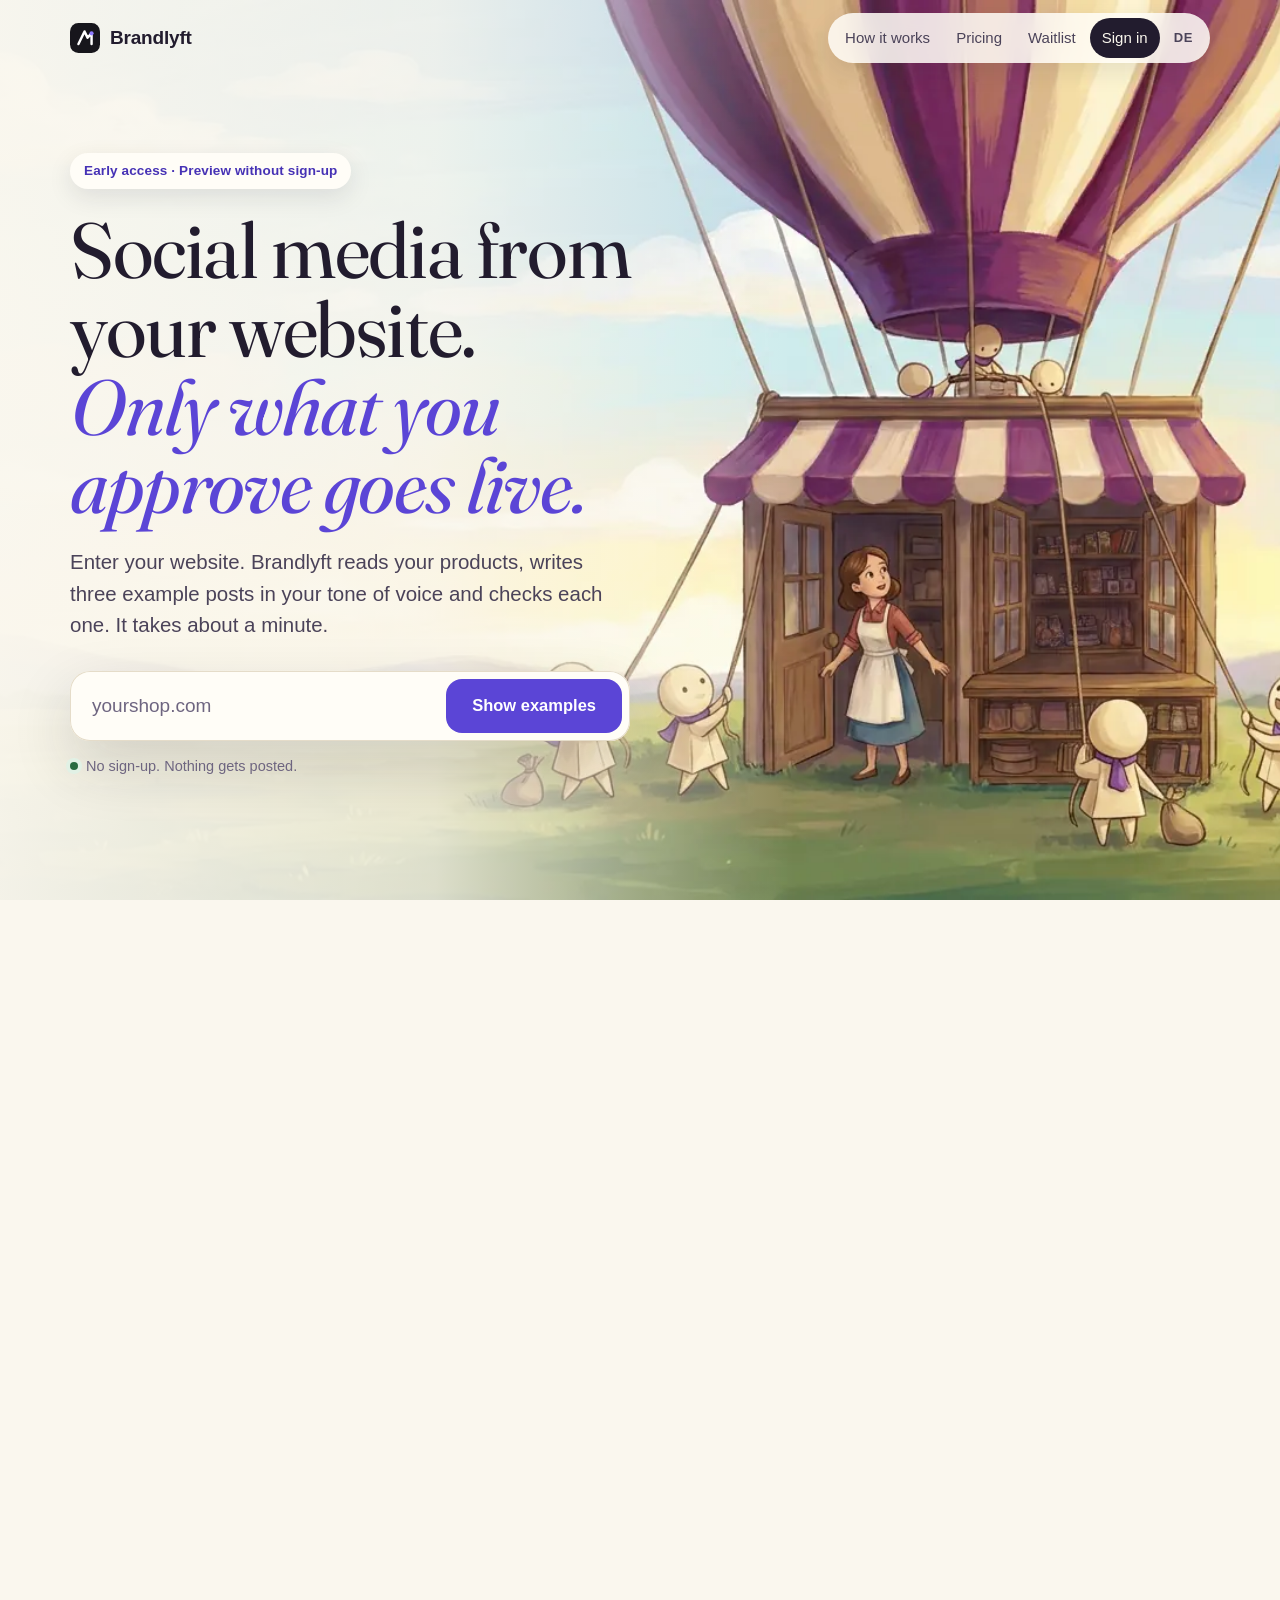
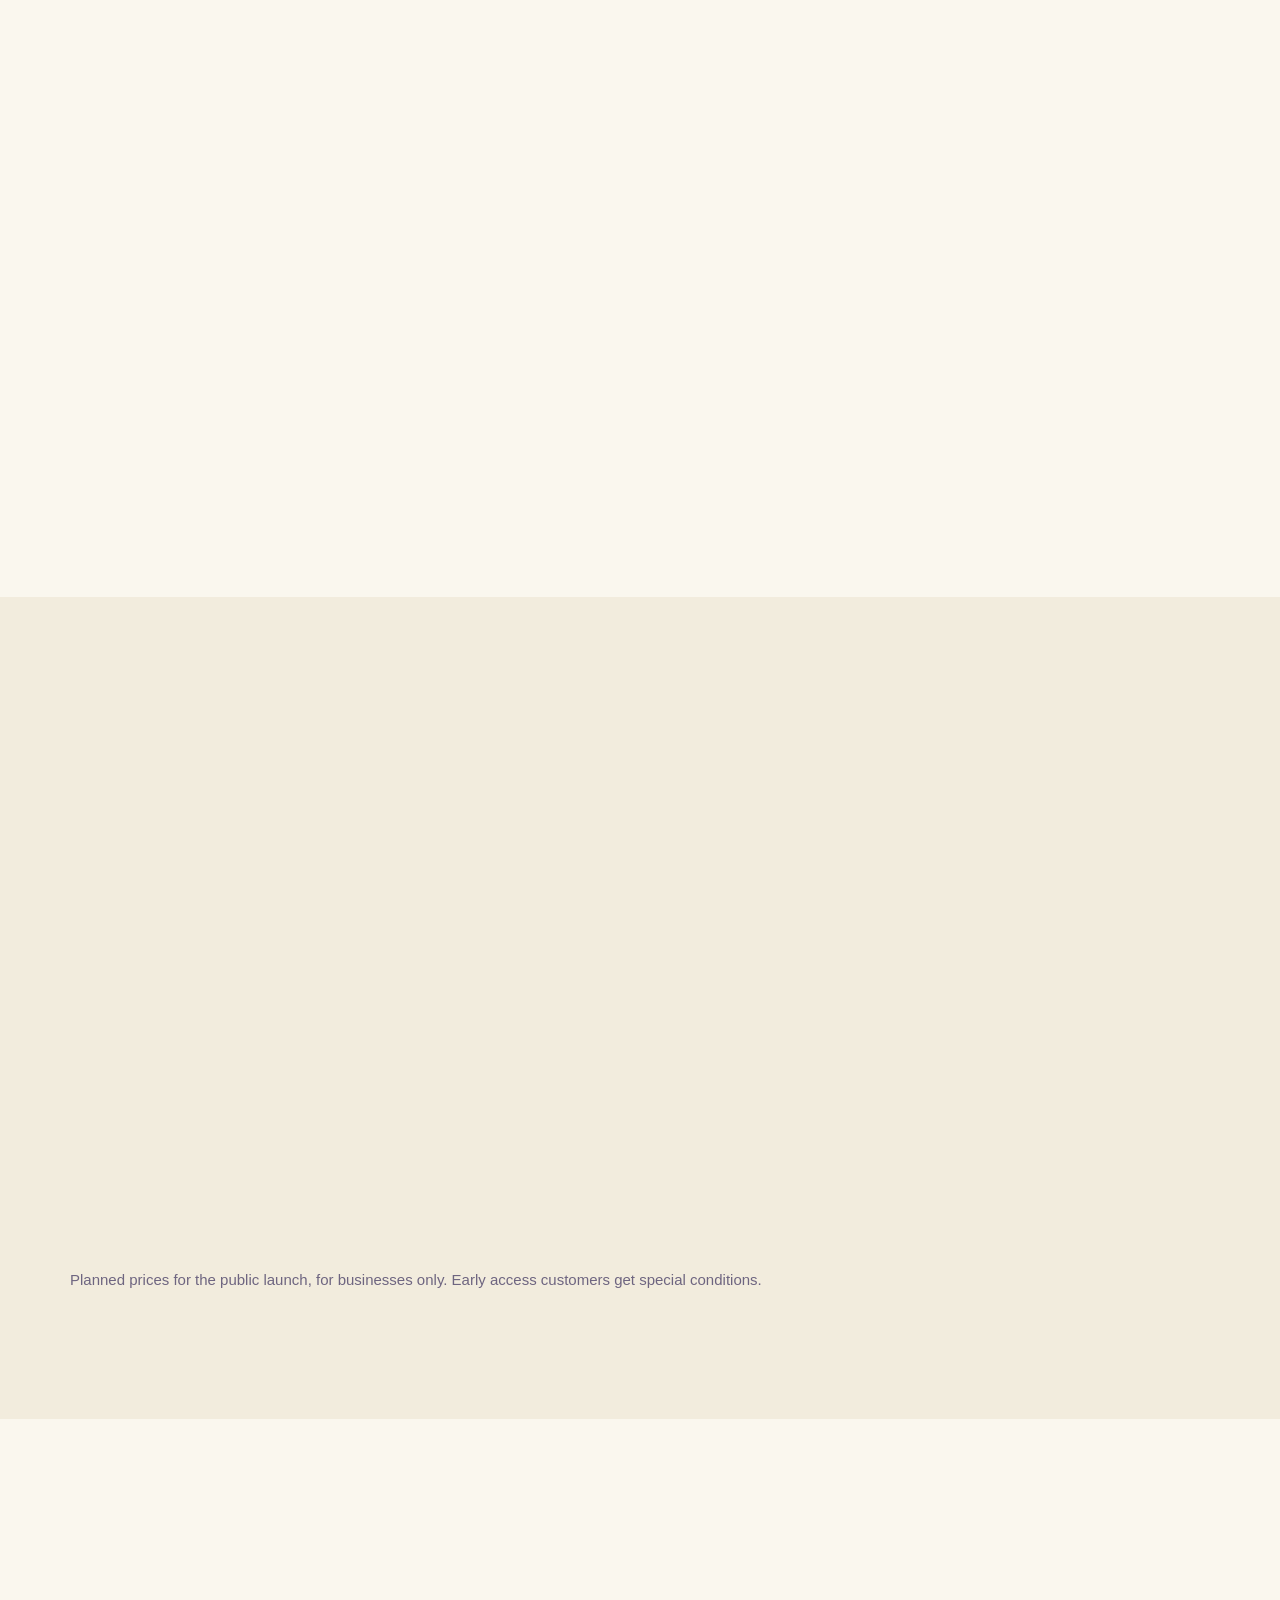
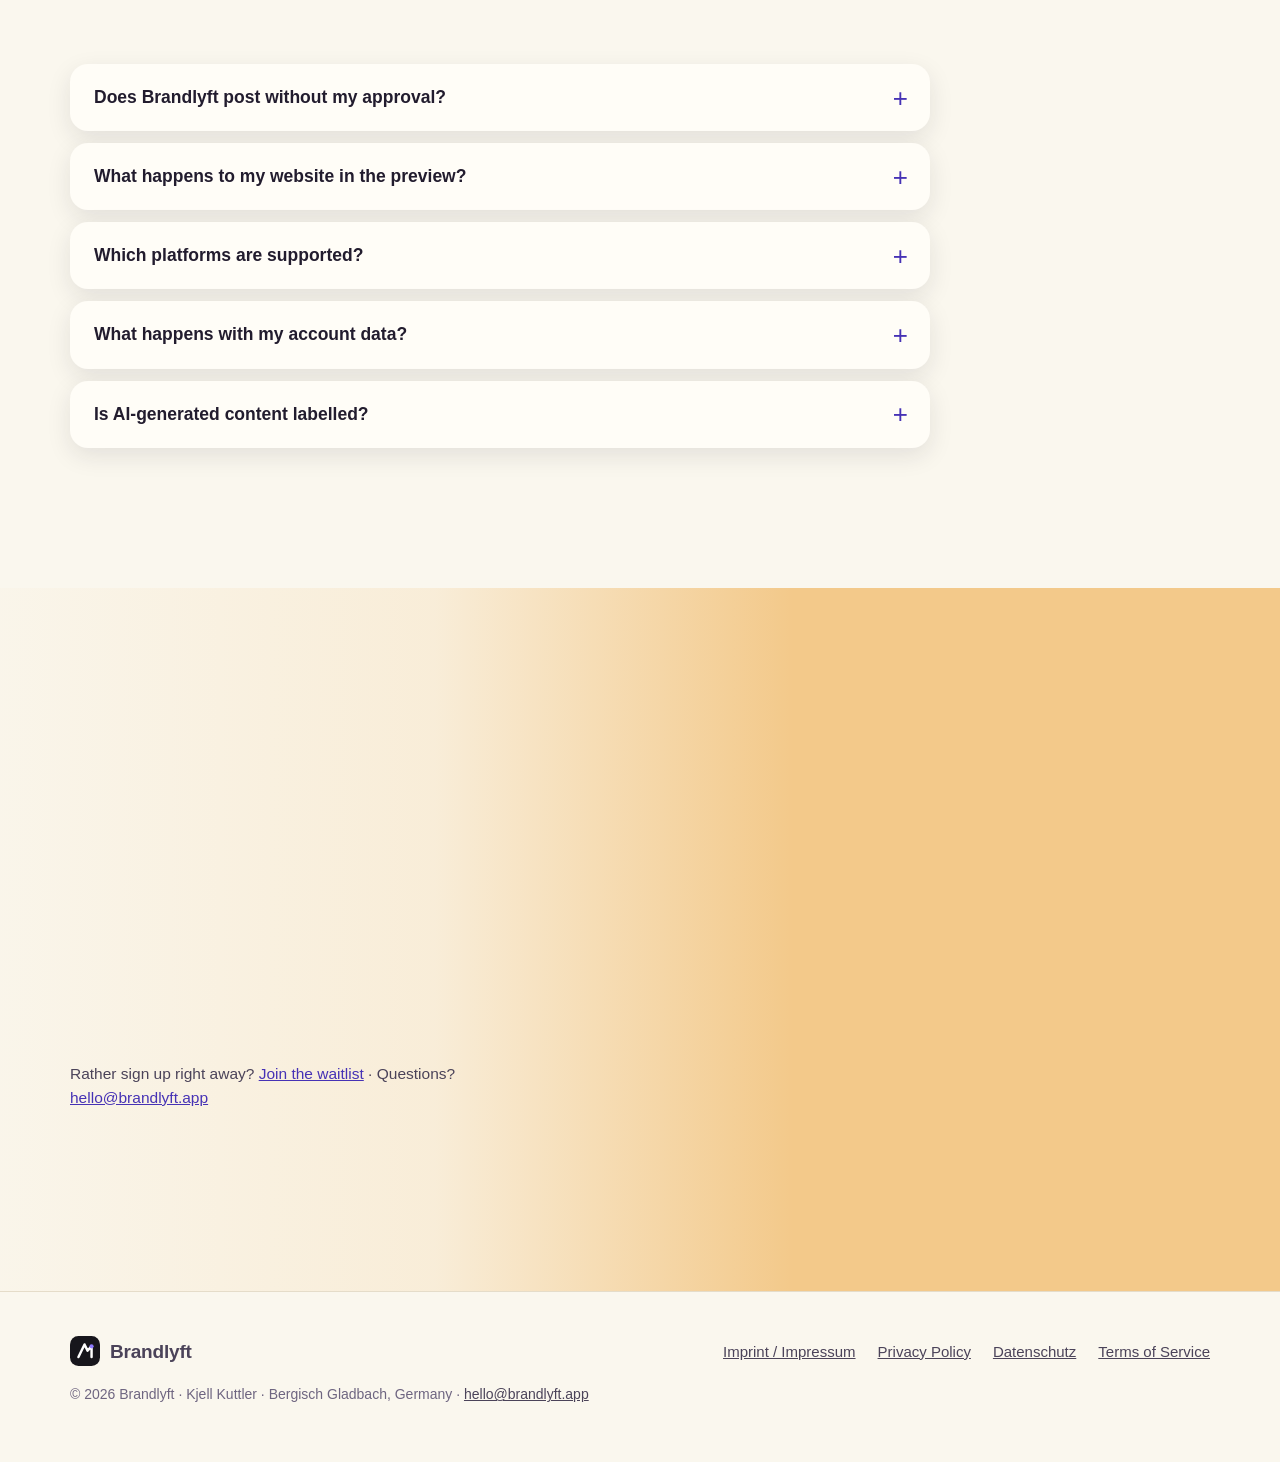
<file: index.html>
<!doctype html>
<html lang="en">
<head>
<meta charset="utf-8">
<meta http-equiv="Content-Security-Policy" content="default-src 'none'; script-src 'self'; style-src 'self'; img-src 'self' data: https:; media-src 'self' blob: https://storage.googleapis.com; connect-src 'self' https://brandlyft-api-318800310726.europe-west3.run.app https://storage.googleapis.com; font-src 'self'; form-action 'self'; base-uri 'none'; object-src 'none'; frame-src 'none'; upgrade-insecure-requests">
<meta name="viewport" content="width=device-width, initial-scale=1, viewport-fit=cover">
<title>Brandlyft: social media from your website</title>
<meta name="description" content="Enter your website and see three example posts with your real products in about a minute, each one checked. No sign-up. Only what you approve goes live.">
<meta property="og:title" content="Brandlyft: social media from your website">
<meta property="og:description" content="Enter your website and see three example posts with your real products in about a minute, each one checked. No sign-up. Only what you approve goes live.">
<meta property="og:image" content="https://brandlyft.app/assets/img/teilen.jpg">
<meta property="og:type" content="website">
<meta name="theme-color" content="#faf7ee" media="(prefers-color-scheme: light)">
<meta name="theme-color" content="#15111e" media="(prefers-color-scheme: dark)">
<link rel="alternate" hreflang="en" href="https://brandlyft.app/">
<link rel="alternate" hreflang="de" href="https://brandlyft.app/de/">
<link rel="alternate" hreflang="x-default" href="https://brandlyft.app/">
<script src="/lang.js"></script>
<link rel="icon" href="/favicon.svg" type="image/svg+xml">
<link rel="preload" href="/assets/fonts/fraunces-latin-opsz-normal.woff2" as="font" type="font/woff2" crossorigin>
<link rel="preload" href="/assets/fonts/fraunces-latin-opsz-italic.woff2" as="font" type="font/woff2" crossorigin>
<link rel="stylesheet" href="/assets/site.css">
</head>
<body>
<header class="top">
  <div class="wrap">
    <a class="logo" href="/"><img src="/logo.svg" alt="" width="30" height="30">Brandlyft</a>
    <nav class="nav" aria-label="Brandlyft">
      <a class="wide" href="#how">How it works</a><a class="wide" href="#pricing">Pricing</a><a class="wide" href="/waitlist/">Waitlist</a><a class="pill" href="/app/">Sign in</a><a class="lang" href="/de/?lang=de" hreflang="de" title="Deutsch">DE</a>
    </nav>
  </div>
</header>

<main>
<section class="hero">
  <div class="scene"><img class="drift" src="/assets/img/start-1376.webp" srcset="/assets/img/start-900.webp 900w, /assets/img/start-1376.webp 1376w" sizes="(max-width: 640px) 100vw, 100vw" alt="Painted purple hot-air balloon carrying a small shop over a meadow, paper helpers with purple scarves holding the ropes" width="1376" height="768" fetchpriority="high"></div>
  <div class="wrap">
    <div class="hero-text">
      <span class="eyebrow rise">Early access · Preview without sign-up</span>
      <h1><span class="line rise d1">Social media from your website.</span> <em class="line rise d2">Only what you approve goes live.</em></h1>
      <p class="lead rise d3">Enter your website. Brandlyft reads your products, writes three example posts in your tone of voice and checks each one. It takes about a minute.</p>
      <form class="field rise d4" action="/waitlist/" method="get" data-demo-form novalidate>
        <label class="sr" for="site-url">Your website</label>
        <input id="site-url" name="website" type="text" inputmode="url" autocomplete="url" autocapitalize="off" spellcheck="false" placeholder="yourshop.com" required>
        <button class="btn violet" type="submit">Show examples</button>
      </form>
      <p class="form-msg" data-demo-msg role="status" aria-live="polite"></p>
      <p class="hint rise d4">No sign-up. Nothing gets posted.</p>
    </div>
  </div>
</section>

<section class="section" id="how">
  <div class="wrap">
    <p class="kicker reveal">How it works</p>
    <h2 class="reveal">From your website to a post. <em>You have the final say.</em></h2>
    <p class="sub reveal">Brandlyft is in early access. Reading your website, confirming your brand, connecting your channels and publishing your own videos work today. From the public launch, Brandlyft creates new content every day, and you approve each post before it goes live.</p>
    <div class="steps">
      <article class="step-card reveal d1">
        <div class="figure"><img src="/assets/img/figur-winken.webp" alt="Paper helper with a purple scarf waving" width="640" height="640" loading="lazy"></div>
        <h3>Enter your website</h3>
        <p>Brandlyft reads products, prices, variants, colours, fonts and tone of voice. Shopify shops are read from the product feed, so facts stay correct.</p>
      </article>
      <article class="step-card reveal d2">
        <div class="figure"><img src="/assets/img/figur-nie.webp" alt="Paper helper throwing a card into the waste basket" width="640" height="640" loading="lazy"></div>
        <h3>Confirm your brand</h3>
        <p>You see how Brandlyft understood your brand and correct only what is wrong. Your rules, for example claims you never make, are respected in every post.</p>
      </article>
      <article class="step-card reveal d3">
        <div class="figure"><img src="/assets/img/figur-jubel.webp" alt="Paper helper cheering in confetti" width="640" height="640" loading="lazy"></div>
        <h3>Approve</h3>
        <p>Connect Instagram and Facebook with the official login of each platform, TikTok is coming soon. From launch you approve each post.</p>
      </article>
    </div>
    <p class="note reveal">An autopilot for Instagram and Facebook is planned. It would be off by default, and only you could switch it on, per channel.</p>
  </div>
</section>

<section class="section tint">
  <div class="wrap check-grid">
    <div>
      <p class="kicker reveal">The check</p>
      <h2 class="reveal">Every post is checked <em>before you see it.</em></h2>
      <p class="sub reveal">Claims come only from your own product information. Whatever breaks a rule, Brandlyft holds back and tells you why. The decision stays with you.</p>
      <ul class="checklist reveal">
          <li><span class="tick"><svg viewBox="0 0 20 20" aria-hidden="true"><path d="M4.5 10.5l3.6 3.6L15.5 6.5" stroke="currentColor" stroke-width="2.8" fill="none" stroke-linecap="round" stroke-linejoin="round"/></svg></span><span>Prices as in your shop</span></li>
          <li><span class="tick"><svg viewBox="0 0 20 20" aria-hidden="true"><path d="M4.5 10.5l3.6 3.6L15.5 6.5" stroke="currentColor" stroke-width="2.8" fill="none" stroke-linecap="round" stroke-linejoin="round"/></svg></span><span>Every number from your product data</span></li>
          <li><span class="tick"><svg viewBox="0 0 20 20" aria-hidden="true"><path d="M4.5 10.5l3.6 3.6L15.5 6.5" stroke="currentColor" stroke-width="2.8" fill="none" stroke-linecap="round" stroke-linejoin="round"/></svg></span><span>Only products in stock</span></li>
          <li><span class="tick"><svg viewBox="0 0 20 20" aria-hidden="true"><path d="M4.5 10.5l3.6 3.6L15.5 6.5" stroke="currentColor" stroke-width="2.8" fill="none" stroke-linecap="round" stroke-linejoin="round"/></svg></span><span>No invented reviews</span></li>
          <li><span class="tick"><svg viewBox="0 0 20 20" aria-hidden="true"><path d="M4.5 10.5l3.6 3.6L15.5 6.5" stroke="currentColor" stroke-width="2.8" fill="none" stroke-linecap="round" stroke-linejoin="round"/></svg></span><span>No health claims</span></li>
          <li><span class="tick"><svg viewBox="0 0 20 20" aria-hidden="true"><path d="M4.5 10.5l3.6 3.6L15.5 6.5" stroke="currentColor" stroke-width="2.8" fill="none" stroke-linecap="round" stroke-linejoin="round"/></svg></span><span>No false scarcity</span></li>
          <li><span class="tick"><svg viewBox="0 0 20 20" aria-hidden="true"><path d="M4.5 10.5l3.6 3.6L15.5 6.5" stroke="currentColor" stroke-width="2.8" fill="none" stroke-linecap="round" stroke-linejoin="round"/></svg></span><span>Your tone, casual or formal</span></li>
          <li><span class="tick"><svg viewBox="0 0 20 20" aria-hidden="true"><path d="M4.5 10.5l3.6 3.6L15.5 6.5" stroke="currentColor" stroke-width="2.8" fill="none" stroke-linecap="round" stroke-linejoin="round"/></svg></span><span>Real product photos, no invented products</span></li>
      </ul>
    </div>
    <div class="check-art reveal d2">
      <div class="figure"><img class="float" src="/assets/img/figur-pruefung.webp" alt="Paper helper checking a postcard with a magnifying glass, next to a stack with a purple tick" width="640" height="640" loading="lazy"></div>
      <div class="sticky"><b>Held back</b>“Today only!” appears nowhere in your shop. That would be false scarcity.</div>
    </div>
  </div>
</section>

<section class="section">
  <div class="wrap">
    <p class="kicker reveal">Built for real products</p>
    <h2 class="reveal">Built for brands <em>that sell real products.</em></h2>
    <p class="sub reveal">Most AI tools produce generic content. Brandlyft is built around your actual products. This is how your content is made from the public launch:</p>
    <div class="grid">
      <article class="card reveal"><h3>True to your product</h3><p>Every image and video is generated from your real product photos and checked against them: colour, shape and details. No invented products.</p></article>
      <article class="card reveal"><h3>Review before every post</h3><p>Independent review agents score every concept and every finished post and show you what they notice. The decision stays with you.</p></article>
      <article class="card reveal"><h3>Reels with characters</h3><p>Short videos with a brand character that speaks in your language, lip-synced, with subtitles, labelled as AI. From the Growth plan, off by default. Whether you use it is up to you.</p></article>
      <article class="card reveal"><h3>Honest marketing rules</h3><p>No fake reviews, no invented statistics, no false scarcity. Claims come only from your own product information.</p></article>
      <article class="card reveal"><h3>A learning loop you can see</h3><p>From the Growth plan, Brandlyft tests formats and learns from your numbers. On the Pro plan a monthly report shows what was tested, what worked and what Brandlyft changed as a result.</p></article>
      <article class="card reveal"><h3>Made in Germany</h3><p>Built with European data protection in mind. Our server, storage and AI analysis run on Google Cloud in the EU.</p></article>
    </div>
  </div>
</section>

<section class="section tint" id="pricing">
  <div class="wrap">
    <p class="kicker reveal">Pricing</p>
    <h2 class="reveal">Simple plans. <em>Cancel monthly.</em></h2>
    <p class="sub reveal">Simple packages by volume. Images and videos are included, failed attempts are on us, and you can cancel monthly.</p>
    <div class="grid">
      <article class="card reveal"><h3>Start</h3><div class="price">€79 <small>/ month</small></div><ul><li>Instagram and Facebook</li><li>12 posts, 30 stories, 8 videos per month</li><li>Approval of every post</li></ul></article>
      <article class="card reveal featured"><h3>Growth</h3><div class="price">€199 <small>/ month</small></div><ul><li>Instagram and Facebook, TikTok coming soon</li><li>20 posts, 60 stories, 20 videos per month</li><li>Format tests and learning loop</li><li>One brand character</li></ul></article>
      <article class="card reveal"><h3>Pro</h3><div class="price">€449 <small>/ month</small></div><ul><li>Instagram and Facebook, TikTok coming soon</li><li>30 posts, 90 stories, 60 videos per month</li><li>Three brand characters</li><li>Monthly strategy report</li></ul></article>
    </div>
    <p class="note">Planned prices for the public launch, for businesses only. Early access customers get special conditions.</p>
  </div>
</section>

<section class="section">
  <div class="wrap faq">
    <p class="kicker reveal">Questions</p>
    <h2 class="reveal">Good to <em>know.</em></h2>
      <details><summary>Does Brandlyft post without my approval?</summary><p>No. Today Brandlyft only publishes what you submit yourself. An autopilot for Instagram and Facebook is planned: it would be off by default, and only you could switch it on, per channel. On TikTok there is no autopilot: you review every video, choose who can see it and publish it yourself, as TikTok requires.</p></details>
      <details><summary>What happens to my website in the preview?</summary><p>Brandlyft only reads public pages of your website, like a visitor would, and respects robots.txt. We keep the result for 7 days so the same website is not analysed twice. Nothing gets posted. Details are in our <a href="/privacy.html#preview">Privacy Policy</a>.</p></details>
      <details><summary>Which platforms are supported?</summary><p>Instagram and Facebook at launch, connected through each platform's official login and API. TikTok is coming soon: the connection is built and waiting for TikTok's approval. More platforms will follow.</p></details>
      <details><summary>What happens with my account data?</summary><p>We only use the permissions you grant to publish your content and read its performance. Your data and content are used only for your own workspace, never for other customers and never to train AI models. You can disconnect at any time. Details are in our <a href="/privacy.html">Privacy Policy</a>.</p></details>
      <details><summary>Is AI-generated content labelled?</summary><p>Yes, from launch. Images and videos that Brandlyft creates with AI carry an invisible, machine-readable marking, and Brandlyft sets the AI label on Instagram and TikTok by default. You can switch it off for single pieces that, after your review, do not pass anything off as real, except for brand characters and, once it exists, on autopilot.</p></details>
  </div>
</section>

<section class="finale" id="access">
  <div class="scene"><img class="drift" src="/assets/img/hoch-oben-1376.webp" srcset="/assets/img/hoch-oben-900.webp 900w, /assets/img/hoch-oben-1376.webp 1376w" sizes="(max-width: 640px) 100vw, 100vw" alt="The balloon with the shop floats above the clouds at sunrise, the paper helpers cheer" width="1376" height="768" loading="lazy"></div>
  <div class="wrap">
    <h2 class="reveal">See what Brandlyft makes <em>from your website.</em></h2>
    <p class="reveal">Three example posts with your real products, each with its check report. Afterwards you decide whether to join the waitlist.</p>
    <form class="field reveal" action="/waitlist/" method="get" data-demo-form novalidate>
      <label class="sr" for="site-url-2">Your website</label>
      <input id="site-url-2" name="website" type="text" inputmode="url" autocomplete="url" autocapitalize="off" spellcheck="false" placeholder="yourshop.com" required>
      <button class="btn violet" type="submit">Show examples</button>
    </form>
    <p class="form-msg" data-demo-msg role="status" aria-live="polite"></p>
    <p class="also">Rather sign up right away? <a href="/waitlist/">Join the waitlist</a> · Questions? <a href="mailto:hello@brandlyft.app">hello@brandlyft.app</a></p>
  </div>
</section>
</main>

<footer class="foot">
  <div class="wrap">
    <a class="logo" href="/"><img src="/logo.svg" alt="" width="26" height="26">Brandlyft</a>
    <div class="foot-links"><a href="/imprint.html">Imprint / Impressum</a><a href="/privacy.html">Privacy Policy</a><a href="/datenschutz.html">Datenschutz</a><a href="/terms.html">Terms of Service</a></div>
    <div class="foot-meta">© 2026 Brandlyft · Kjell Kuttler · Bergisch Gladbach, Germany · <a href="mailto:hello@brandlyft.app">hello@brandlyft.app</a></div>
  </div>
</footer>

<div class="stage" id="demo" role="dialog" aria-modal="true" aria-labelledby="demo-title" hidden>
  <div class="stage-top">
    <a class="logo" href="/"><img src="/logo.svg" alt="" width="28" height="28">Brandlyft</a>
    <span class="stage-site" data-host-pill hidden></span>
    <button class="close" type="button" data-close aria-label="Close preview"><svg viewBox="0 0 20 20" aria-hidden="true"><path d="M5 5l10 10M15 5L5 15" stroke="currentColor" stroke-width="2.4" stroke-linecap="round"/></svg></button>
  </div>
  <h2 class="sr" id="demo-title">Preview of your posts</h2>

  <section class="step has-scene" data-step="read" hidden>
    <div class="step-in">
      <div class="scene"><img class="drift" src="/assets/img/lesen-1376.webp" srcset="/assets/img/lesen-900.webp 900w, /assets/img/lesen-1376.webp 1376w" sizes="(max-width: 640px) 100vw, 100vw" alt="Paper helpers exploring the shelves of a shop with a magnifying glass, a ladder and a colour fan" width="1376" height="768" loading="lazy"></div>
      <div class="step-wrap">
        <div class="panel">
          <div class="guide"><span class="avatar"><img src="/assets/img/kjell-gesicht-160.webp" alt="" width="160" height="160" loading="lazy"></span><p class="bubble"><b>Hi, I'm Kjell</b>, the founder. While Brandlyft reads your website, I'll ask you three quick questions.</p></div>
          <p class="label">Read live</p>
          <h3 class="big-typed typed" data-type tabindex="-1">Brandlyft is reading <em data-host>your website</em> …</h3>
          <div class="finds">
            <div class="find wide" data-find="site"><b>Your site</b><span class="wait pulse">reading …</span></div>
            <div class="find" data-find="products"><b>Products</b><span class="wait pulse">looking …</span></div>
            <div class="find" data-find="colors"><b>Colours</b><span class="wait pulse">looking …</span></div>
            <div class="find" data-find="fonts"><b>Fonts</b><span class="wait pulse">looking …</span></div>
            <div class="find" data-find="tone"><b>Your tone</b><span class="wait pulse">coming up …</span></div>
          </div>
          <button class="btn violet" type="button" data-next disabled>On to the questions</button>
        </div>
      </div>
    </div>
  </section>

  <section class="step" data-step="q1" hidden>
    <div class="step-in"><div class="step-wrap ask">
      <div class="figure"><img class="float" src="/assets/img/kjell-du-sie.webp" alt="Kjell as a felt figure holding a top hat and waving casually" width="640" height="640" loading="lazy"></div>
      <div>
        <span class="qno">Kjell asks: 1 of 3, while Brandlyft reads</span>
        <h2 class="h-q" tabindex="-1">How should your posts <em>sound?</em></h2>
        <div class="choices two">
          <button class="choice" type="button" data-address="informal" aria-pressed="false"><span class="big">Casual</span><span class="small">“Great to have you here.”</span></button>
          <button class="choice" type="button" data-address="formal" aria-pressed="false"><span class="big">Formal</span><span class="small">“We are delighted to welcome you.”</span></button>
        </div>
        <p class="aside" data-address-hint hidden></p>
      </div>
    </div></div>
  </section>

  <section class="step" data-step="q2" hidden>
    <div class="step-in"><div class="step-wrap ask">
      <div class="figure"><img class="float" src="/assets/img/kjell-nie.webp" alt="Kjell as a felt figure throwing a card into the waste basket" width="640" height="640" loading="lazy"></div>
      <div>
        <span class="qno">Kjell asks: 2 of 3</span>
        <h2 class="h-q" tabindex="-1">What would you <em>never</em> say?</h2>
        <div class="pills">
            <button class="pill-btn" type="button" data-never="discount_shouting" aria-pressed="false">Shouting about sales</button>
            <button class="pill-btn" type="button" data-never="health_claims" aria-pressed="false">Health promises</button>
            <button class="pill-btn" type="button" data-never="jargon" aria-pressed="false">Jargon</button>
            <button class="pill-btn" type="button" data-never="emojis" aria-pressed="false">Emojis</button>
            <button class="pill-btn" type="button" data-never="competitors" aria-pressed="false">Talking down competitors</button>
            <button class="pill-btn" type="button" data-never="pressure" aria-pressed="false">Pressure like “today only”</button>
        </div>
        <button class="btn violet" type="button" data-next>Next</button>
        <p class="aside">Brandlyft checks every post for health claims and false scarcity anyway.</p>
      </div>
    </div></div>
  </section>

  <section class="step" data-step="q3" hidden>
    <div class="step-in"><div class="step-wrap ask">
      <div class="figure"><img class="float" src="/assets/img/kjell-wie-oft.webp" alt="Kjell as a felt figure pointing a pencil at a calendar" width="640" height="640" loading="lazy"></div>
      <div>
        <span class="qno">Kjell asks: 3 of 3</span>
        <h2 class="h-q" tabindex="-1">How often should you <em>post?</em></h2>
        <div class="choices rows">
            <button class="choice" type="button" data-frequency="3_week" aria-pressed="false"><span class="big">3 times a week</span><span class="small">good to start</span></button>
            <button class="choice" type="button" data-frequency="daily" aria-pressed="false"><span class="big">Every day</span><span class="small">one post or reel</span></button>
            <button class="choice" type="button" data-frequency="twice_daily" aria-pressed="false"><span class="big">Twice a day</span><span class="small">a post and a story</span></button>
        </div>
      </div>
    </div></div>
  </section>

  <section class="step has-scene" data-step="kjell" hidden>
    <div class="step-in">
      <div class="scene"><img class="drift" src="/assets/img/aufstieg-1376.webp" srcset="/assets/img/aufstieg-900.webp 900w, /assets/img/aufstieg-1376.webp 1376w" sizes="(max-width: 640px) 100vw, 100vw" alt="The balloon with the shop rises above the trees, the owner waves from the door" width="1376" height="768" loading="lazy"></div>
      <div class="step-wrap">
        <div class="panel">
          <div class="me"><span class="avatar"><img src="/assets/img/kjell-gesicht-160.webp" alt="" width="160" height="160" loading="lazy"></span><div><b>Kjell Kuttler</b><div class="who">Founder of Brandlyft</div></div></div>
          <h3 class="big-typed typed" data-type tabindex="-1">Thank you!</h3>
          <p>I first built Brandlyft for my own shop. Right now Brandlyft is writing your posts and checking every single one.</p>
          <p>First, a quick practice round: this is how you sort out what is not right.</p>
          <button class="btn violet" type="button" data-next>Start practice</button>
        </div>
      </div>
    </div>
  </section>

  <section class="step" data-step="practice" hidden>
    <div class="step-in"><div class="step-wrap duo">
      <div>
        <span class="qno">Practice</span>
        <h2 class="h-q" tabindex="-1">If it is not true, <em>it goes.</em></h2>
        <p class="lead" data-practice-lead>The check held this draft back. Swipe it to the left or tap ✕.</p>
        <div data-practice-done hidden>
          <p class="done-line">Exactly. <em data-done-em>Your real posts are almost ready.</em></p>
          <button class="btn violet" type="button" data-to-stack>See your posts</button>
        </div>
        <div class="figure mini"><img class="float" data-practice-figure src="/assets/img/kjell-pruefung.webp" alt="Kjell as a felt figure checking a postcard with a magnifying glass" width="640" height="640" loading="lazy"></div>
      </div>
      <div class="deck practice-card" data-practice-deck></div>
    </div></div>
  </section>

  <section class="step" data-step="wait" hidden>
    <div class="step-in"><div class="step-wrap ask">
      <div class="figure"><img class="float" src="/assets/img/kjell-warten.webp" alt="Kjell as a felt figure drinking tea on a sandbag" width="640" height="640" loading="lazy"></div>
      <div>
        <span class="qno">Almost there</span>
        <h2 class="h-q" tabindex="-1">Brandlyft is writing and <em>checking</em> your posts.</h2>
        <p class="lead">This usually takes just a few more seconds.</p>
      </div>
    </div></div>
  </section>

  <section class="step" data-step="stack" hidden>
    <div class="step-in"><div class="step-wrap trio">
      <div class="intro">
        <h2 class="h-stack" tabindex="-1">Your first posts. <em>Approve what you like.</em></h2>
        <div class="queue" data-queue></div>
      </div>
      <div>
        <div class="deck" data-deck></div>
        <div class="decide">
          <button class="round no" type="button" data-decide="no" aria-label="Decline"><svg viewBox="0 0 20 20" aria-hidden="true"><path d="M5 5l10 10M15 5L5 15" stroke="currentColor" stroke-width="2.6" stroke-linecap="round"/></svg></button>
          <button class="round yes" type="button" data-decide="yes" aria-label="Approve"><svg viewBox="0 0 20 20" aria-hidden="true"><path d="M4.5 10.5l3.6 3.6L15.5 6.5" stroke="currentColor" stroke-width="2.8" fill="none" stroke-linecap="round" stroke-linejoin="round"/></svg></button>
        </div>
        <p class="howto">Swipe or tap. Nothing gets published.</p>
      </div>
      <aside class="side-report">
        <p class="label">Check report for this post</p>
        <ul data-side-list></ul>
        <div class="figure side-figure"><img class="float" src="/assets/img/kjell-pruefung.webp" alt="" width="640" height="640" loading="lazy"></div>
      </aside>
    </div></div>
  </section>

  <section class="step has-scene" data-step="week" hidden>
    <div class="confetti" data-confetti></div>
    <div class="step-in">
      <div class="scene"><img class="drift" src="/assets/img/hoch-oben-1376.webp" srcset="/assets/img/hoch-oben-900.webp 900w, /assets/img/hoch-oben-1376.webp 1376w" sizes="(max-width: 640px) 100vw, 100vw" alt="The balloon floats above the clouds at sunrise" width="1376" height="768" loading="lazy"></div>
      <div class="step-wrap">
        <div class="panel">
          <h2 class="h-end" tabindex="-1">This is what your <em>week</em> could look like.</h2>
          <div class="week" data-week></div>
          <p class="tally" data-tally></p>
          <form class="end-form" data-end-form novalidate>
            <label class="sr" for="end-email">E-mail address</label>
            <div class="row-in"><input id="end-email" type="email" autocomplete="email" inputmode="email" placeholder="you@yourshop.com" required><button class="btn violet" type="submit">Save my spot</button></div>
            <label class="check"><input type="checkbox" data-consent required><span>I would like to join the Brandlyft waitlist and hear by e-mail when my spot is ready and how development is going. I can unsubscribe at any time.</span></label>
            <div class="hp" aria-hidden="true"><input type="text" tabindex="-1" autocomplete="off" data-hp></div>
            <p class="fine">We keep the brand profile and your answers from this preview with your address, so you do not have to start over later. More in our <a href="/privacy.html#preview">Privacy Policy</a>.</p>
            <p class="msg" data-end-msg role="status" aria-live="polite"></p>
          </form>
          <div class="thanks" data-thanks hidden><div class="figure"><img src="/assets/img/kjell-jubel-160.webp" alt="" width="160" height="160" loading="lazy"></div><span>Almost done: we sent you an e-mail. Click the link in it and your spot is confirmed.</span></div>
          <button class="link again" type="button" data-restart>Try another website</button>
        </div>
      </div>
    </div>
  </section>

  <section class="step" data-step="error" hidden>
    <div class="step-in"><div class="step-wrap ask">
      <div class="figure"><img src="/assets/img/kjell-hoppla.webp" alt="Kjell as a felt figure shrugging apologetically" width="640" height="640" loading="lazy"></div>
      <div>
        <span class="qno">Preview</span>
        <h2 class="h-q" tabindex="-1">That did not <em>work.</em></h2>
        <p class="lead" data-error-text></p>
        <div class="btn-row"><button class="btn violet" type="button" data-restart>Enter another website</button><a class="btn ghost" href="/waitlist/">Join the waitlist</a></div>
      </div>
    </div></div>
  </section>

  <div class="progress" data-progress hidden role="status" aria-live="polite">
    <span class="avatar"><img src="/assets/img/kjell-gesicht-160.webp" alt="" width="160" height="160" loading="lazy"></span>
    <div class="p-body"><div class="p-t" data-p-title></div><div class="p-s" data-p-sub></div><div class="bar"><i data-p-bar></i></div></div>
  </div>
</div>

<script src="/app/config.js"></script>
<script src="/assets/site.js"></script>
<script src="/assets/demo.js"></script>
</body>
</html>
</file>
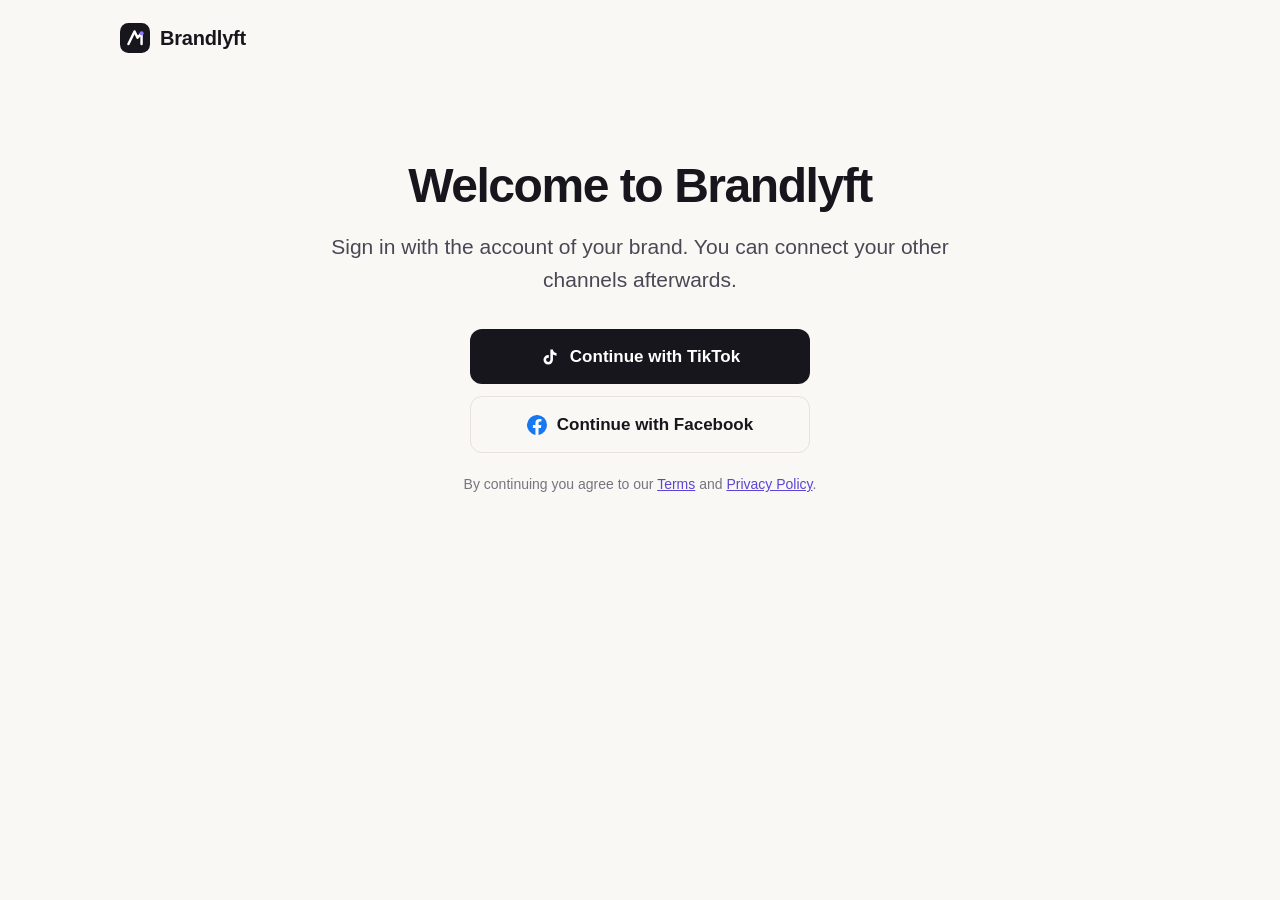
<file: app/index.html>
<!doctype html>
<html lang="en">
<head>
<meta charset="utf-8">
<meta http-equiv="Content-Security-Policy" content="default-src 'none'; script-src 'self'; style-src 'self'; img-src 'self' data: https:; media-src 'self' blob: https://storage.googleapis.com; connect-src 'self' https://brandlyft-api-318800310726.europe-west3.run.app https://storage.googleapis.com; font-src 'self'; form-action 'self'; base-uri 'none'; object-src 'none'; frame-src 'none'; upgrade-insecure-requests">
<meta name="viewport" content="width=device-width, initial-scale=1">
<title>Brandlyft</title>
<meta name="robots" content="noindex">
<link rel="icon" href="/favicon.svg" type="image/svg+xml">
<link rel="stylesheet" href="/style.css">
<link rel="stylesheet" href="/app/app.css">
</head>
<body>
<div class="wrap">
<header class="top">
  <a class="logo" href="/app/"><img src="/logo.svg" alt="" width="30" height="30">Brandlyft</a>
  <nav id="nav" hidden><span id="who" class="who"></span><a href="#" id="signout">Sign out</a></nav>
</header>

<main id="signin" class="signin" hidden>
  <h1>Welcome to Brandlyft</h1>
  <p class="lead">Sign in with the account of your brand. You can connect your other channels afterwards.</p>
  <div class="stack">
    <button class="btn wide" data-connect="tiktok"><img src="/app/tiktok.svg" alt="" width="20" height="20">Continue with TikTok</button>
    <button class="btn wide ghost" data-connect="meta"><img src="/app/meta.svg" alt="" width="20" height="20">Continue with Facebook</button>
  </div>
  <p class="note">By continuing you agree to our <a href="/terms.html">Terms</a> and <a href="/privacy.html">Privacy Policy</a>.</p>
</main>

<main id="dash" hidden>
  <section class="block" id="brand-section">
    <h2>Your brand</h2>
    <div id="brand"></div>
  </section>

  <section class="block">
    <h2>Your channels</h2>
    <div class="grid" id="channels"></div>
  </section>

  <section class="block">
    <div class="row-between">
      <h2>Your content</h2>
      <label class="btn small">Upload video<input type="file" id="file" accept="video/mp4,video/quicktime" hidden></label>
    </div>
    <p class="sub">Videos prepared for you or uploaded by you. Review each one and decide where it goes.</p>
    <div id="upload-status" class="note" hidden></div>
    <div class="grid videos" id="videos"><p class="note">Loading…</p></div>
  </section>

  <section class="block" id="tt-section" hidden>
    <h2>Recent TikTok videos</h2>
    <p class="sub">How your latest TikTok videos perform.</p>
    <div class="grid videos" id="tt-videos"></div>
  </section>

  <section class="block" id="ig-section" hidden>
    <div class="row-between">
      <h2>Recent Instagram posts</h2>
      <select id="ig-account" class="pick"></select>
    </div>
    <p class="sub">Views, reach and interactions of your latest Instagram posts.</p>
    <div class="grid videos" id="ig-media"></div>
  </section>

  <section class="block">
    <h2>Your data</h2>
    <p class="sub">Disconnecting a channel removes Brandlyft's access to it. Deleting your workspace removes every connection and every stored video immediately.</p>
    <button class="btn ghost danger" id="delete-account">Delete my Brandlyft data</button>
  </section>
</main>
</div>

<dialog id="tt-dialog" class="sheet">
  <form method="dialog" id="tt-form">
    <div class="sheet-head"><h3>Post to TikTok</h3><button class="x" value="cancel" aria-label="Close">×</button></div>
    <div id="tt-creator" class="creator"></div>
    <div class="post-grid">
      <video id="tt-preview" controls playsinline preload="metadata"></video>
      <div>
        <label class="field">Caption
          <textarea id="tt-title" rows="5" maxlength="2200"></textarea>
          <span class="count"><span id="tt-count">0</span> / 2200</span>
        </label>
        <label class="field">Who can view this video
          <select id="tt-privacy" required><option value="" disabled selected>Select who can view</option></select>
        </label>
        <div class="field">Allow users to
          <div class="checks">
            <label><input type="checkbox" id="tt-comment"> Comment</label>
            <label><input type="checkbox" id="tt-duet"> Duet</label>
            <label><input type="checkbox" id="tt-stitch"> Stitch</label>
          </div>
          <span class="hint" id="tt-interaction-hint"></span>
        </div>
        <div class="field">
          <label class="switch"><input type="checkbox" id="tt-disclose"> Disclose video content</label>
          <div id="tt-disclose-box" hidden>
            <p class="hint">Turn on to disclose that this video promotes goods or services in exchange for something of value. Your video could promote yourself, a third party, or both.</p>
            <label class="opt"><input type="checkbox" id="tt-yourbrand"> <span><b>Your brand</b><br>You are promoting yourself or your own business. This video will be classified as Brand Organic.</span></label>
            <label class="opt"><input type="checkbox" id="tt-branded"> <span><b>Branded content</b><br>You are promoting another brand or a third party. This video will be classified as Branded Content.</span></label>
            <p class="label-note" id="tt-label-note" hidden></p>
          </div>
        </div>
        <p class="hint" id="tt-duration"></p>
        <p class="declare" id="tt-declare"></p>
        <p class="err" id="tt-error" hidden></p>
        <div class="actions">
          <button type="button" class="btn" id="tt-publish" disabled>Publish to TikTok</button>
          <button type="button" class="btn ghost" id="tt-draft">Send to TikTok drafts instead</button>
        </div>
        <p class="hint" id="tt-publish-hint"></p>
        <div id="tt-result" class="result" hidden></div>
      </div>
    </div>
  </form>
</dialog>

<dialog id="meta-dialog" class="sheet">
  <form method="dialog">
    <div class="sheet-head"><h3>Post to Instagram and Facebook</h3><button class="x" value="cancel" aria-label="Close">×</button></div>
    <div class="post-grid">
      <video id="meta-preview" controls playsinline preload="metadata"></video>
      <div>
        <label class="field">Facebook Page
          <select id="meta-page"></select>
        </label>
        <div class="field">Publish as Reel on
          <div class="checks">
            <label><input type="checkbox" id="meta-ig"> <span id="meta-ig-label">Instagram</span></label>
            <label><input type="checkbox" id="meta-fb"> Facebook Page</label>
          </div>
        </div>
        <label class="field">Caption
          <textarea id="meta-caption" rows="6" maxlength="2200"></textarea>
        </label>
        <p class="err" id="meta-error" hidden></p>
        <div class="actions"><button type="button" class="btn" id="meta-publish">Publish</button></div>
        <div id="meta-result" class="result" hidden></div>
      </div>
    </div>
  </form>
</dialog>

<script src="/app/config.js"></script>
<script src="/app/app.js"></script>
</body>
</html>
</file>
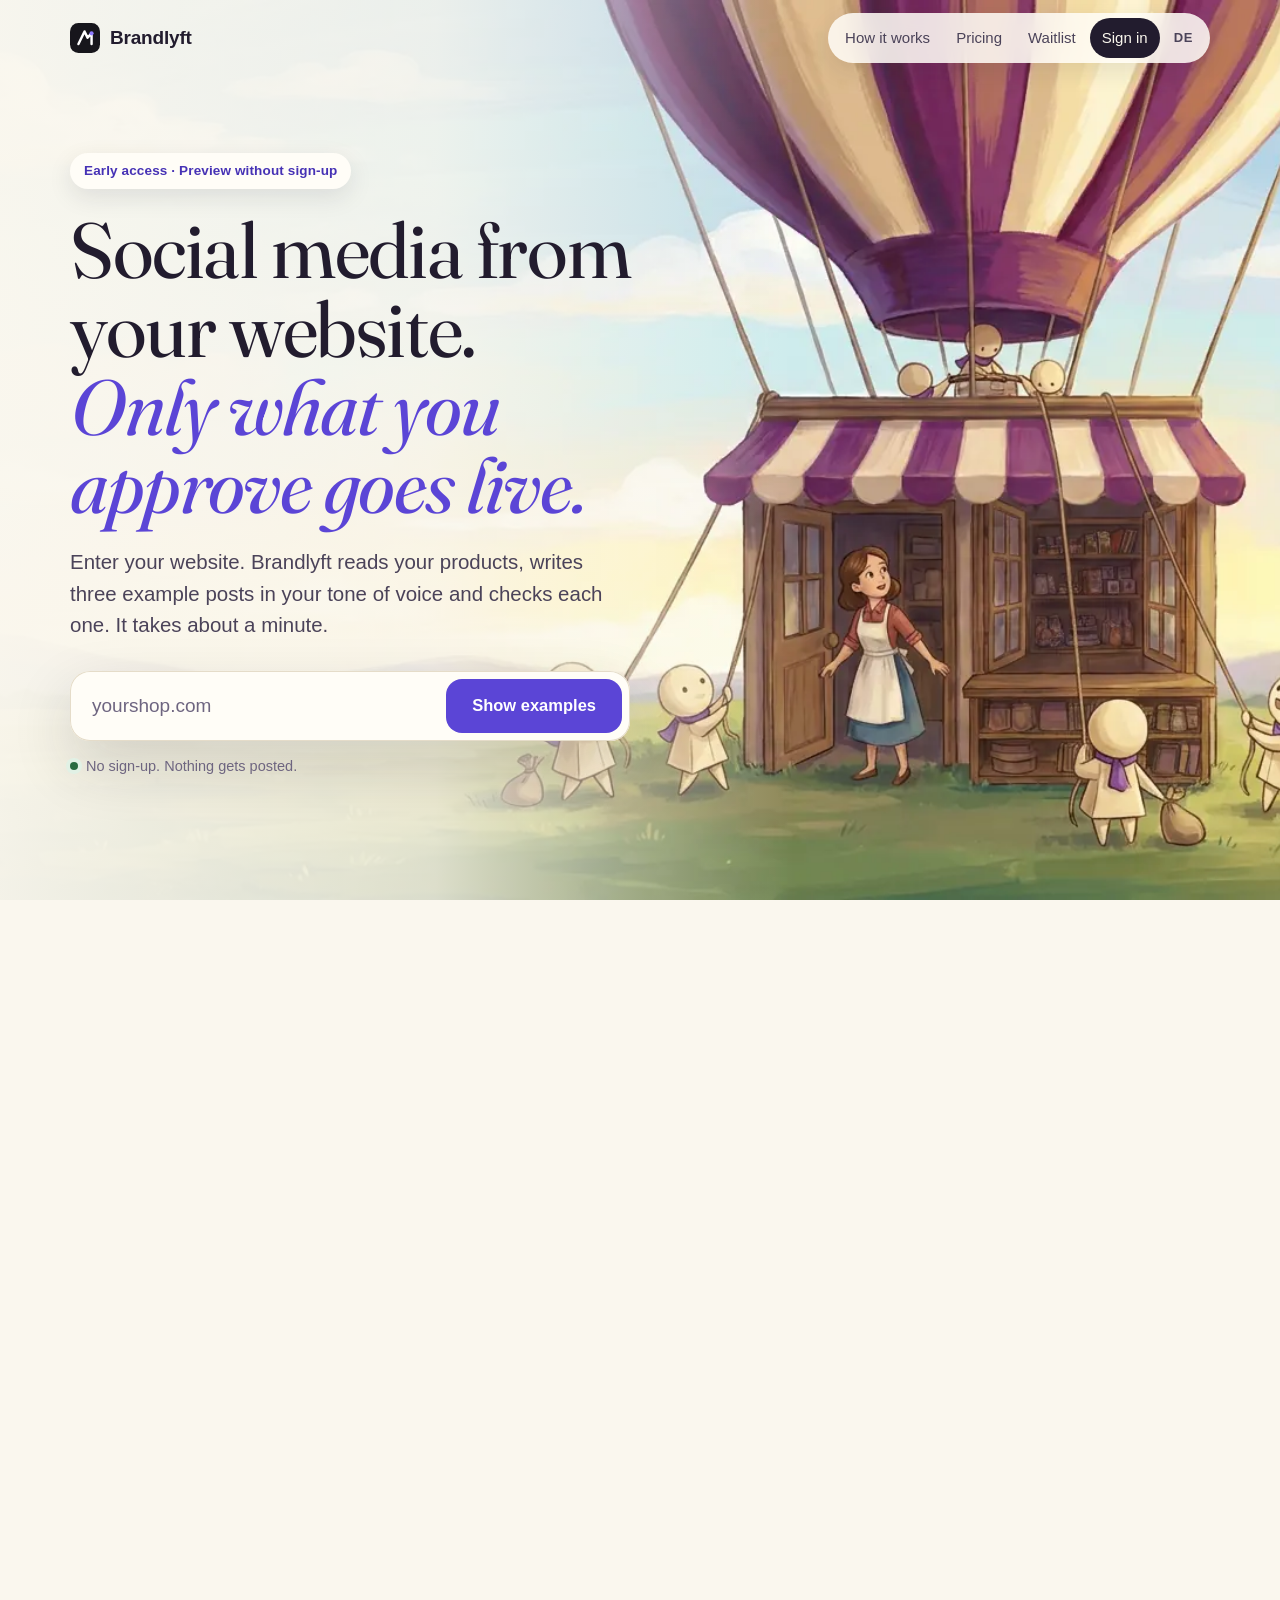
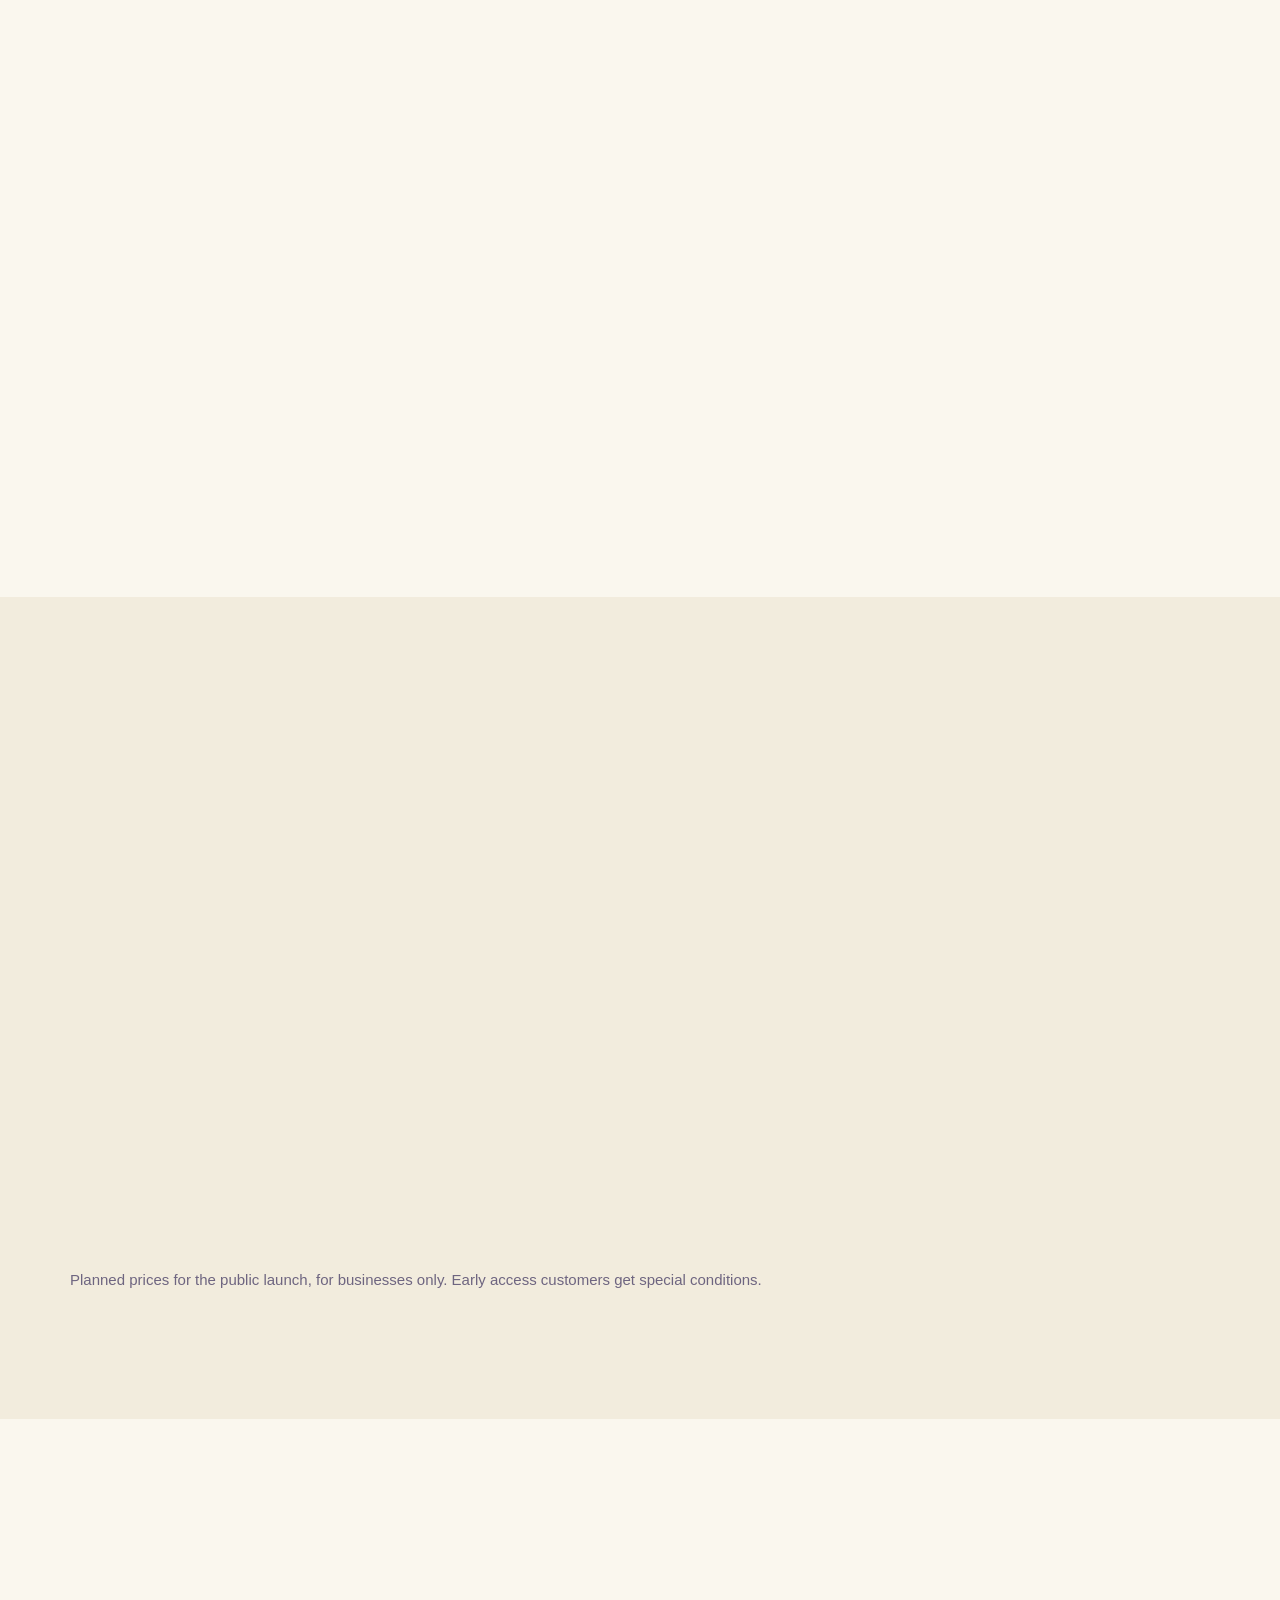
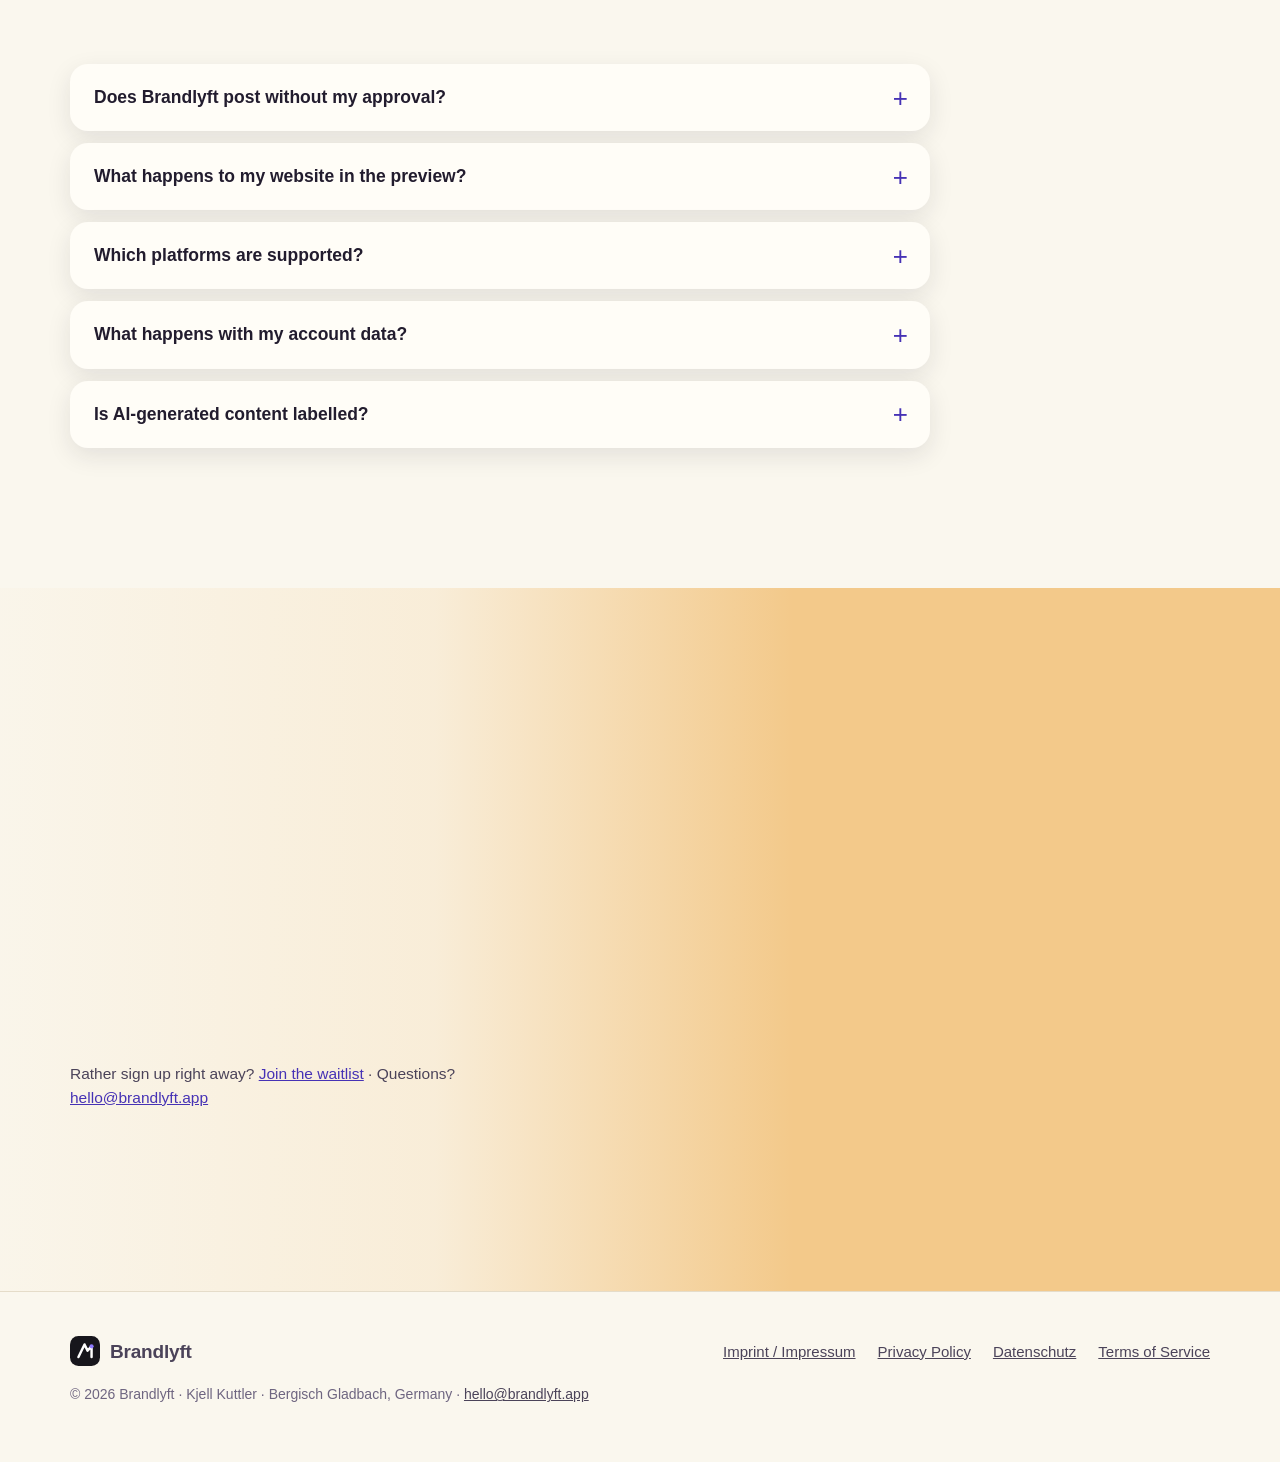
<file: de/index.html>
<!doctype html>
<html lang="de">
<head>
<meta charset="utf-8">
<meta http-equiv="Content-Security-Policy" content="default-src 'none'; script-src 'self'; style-src 'self'; img-src 'self' data: https:; media-src 'self' blob: https://storage.googleapis.com; connect-src 'self' https://brandlyft-api-318800310726.europe-west3.run.app https://storage.googleapis.com; font-src 'self'; form-action 'self'; base-uri 'none'; object-src 'none'; frame-src 'none'; upgrade-insecure-requests">
<meta name="viewport" content="width=device-width, initial-scale=1, viewport-fit=cover">
<title>Brandlyft: Social Media aus deiner Website</title>
<meta name="description" content="Gib deine Website ein und sieh in einer Minute drei Beispielbeiträge mit deinen echten Produkten, jeder geprüft. Ohne Anmeldung. Veröffentlicht wird, was du freigibst.">
<meta property="og:title" content="Brandlyft: Social Media aus deiner Website">
<meta property="og:description" content="Gib deine Website ein und sieh in einer Minute drei Beispielbeiträge mit deinen echten Produkten, jeder geprüft. Ohne Anmeldung. Veröffentlicht wird, was du freigibst.">
<meta property="og:image" content="https://brandlyft.app/assets/img/teilen.jpg">
<meta property="og:type" content="website">
<meta name="theme-color" content="#faf7ee" media="(prefers-color-scheme: light)">
<meta name="theme-color" content="#15111e" media="(prefers-color-scheme: dark)">
<link rel="alternate" hreflang="en" href="https://brandlyft.app/">
<link rel="alternate" hreflang="de" href="https://brandlyft.app/de/">
<link rel="alternate" hreflang="x-default" href="https://brandlyft.app/">
<script src="/lang.js"></script>
<link rel="icon" href="/favicon.svg" type="image/svg+xml">
<link rel="preload" href="/assets/fonts/fraunces-latin-opsz-normal.woff2" as="font" type="font/woff2" crossorigin>
<link rel="preload" href="/assets/fonts/fraunces-latin-opsz-italic.woff2" as="font" type="font/woff2" crossorigin>
<link rel="stylesheet" href="/assets/site.css">
</head>
<body>
<header class="top">
  <div class="wrap">
    <a class="logo" href="/de/"><img src="/logo.svg" alt="" width="30" height="30">Brandlyft</a>
    <nav class="nav" aria-label="Brandlyft">
      <a class="wide" href="#how">So funktioniert es</a><a class="wide" href="#pricing">Preise</a><a class="wide" href="/warteliste/">Warteliste</a><a class="pill" href="/app/">Anmelden</a><a class="lang" href="/?lang=en" hreflang="en" title="English">EN</a>
    </nav>
  </div>
</header>

<main>
<section class="hero">
  <div class="scene"><img class="drift" src="/assets/img/start-1376.webp" srcset="/assets/img/start-900.webp 900w, /assets/img/start-1376.webp 1376w" sizes="(max-width: 640px) 100vw, 100vw" alt="Gemalter Heißluftballon in Lila trägt einen kleinen Laden über eine Wiese, Papierhelfer mit lila Schal halten die Seile" width="1376" height="768" fetchpriority="high"></div>
  <div class="wrap">
    <div class="hero-text">
      <span class="eyebrow rise">Früher Zugang · Vorschau ohne Anmeldung</span>
      <h1><span class="line rise d1">Social Media aus deiner Website.</span> <em class="line rise d2">Veröffentlicht wird, was du freigibst.</em></h1>
      <p class="lead rise d3">Gib deine Website ein. Brandlyft liest deine Produkte, schreibt drei Beispielbeiträge in deinem Ton und prüft jeden davon. Das dauert etwa eine Minute.</p>
      <form class="field rise d4" action="/warteliste/" method="get" data-demo-form novalidate>
        <label class="sr" for="site-url">Deine Website</label>
        <input id="site-url" name="website" type="text" inputmode="url" autocomplete="url" autocapitalize="off" spellcheck="false" placeholder="deinshop.de" required>
        <button class="btn violet" type="submit">Beispiele zeigen</button>
      </form>
      <p class="form-msg" data-demo-msg role="status" aria-live="polite"></p>
      <p class="hint rise d4">Ohne Anmeldung. Nichts wird gepostet.</p>
    </div>
  </div>
</section>

<section class="section" id="how">
  <div class="wrap">
    <p class="kicker reveal">So funktioniert es</p>
    <h2 class="reveal">Von der Website zum Beitrag. <em>Du behältst das letzte Wort.</em></h2>
    <p class="sub reveal">Brandlyft ist im frühen Zugang. Website einlesen, Marke bestätigen, Kanäle verbinden und eigene Videos veröffentlichen geht schon heute. Ab dem offiziellen Start erstellt Brandlyft jeden Tag neue Inhalte, und du gibst jeden Beitrag frei, bevor er online geht.</p>
    <div class="steps">
      <article class="step-card reveal d1">
        <div class="figure"><img src="/assets/img/figur-winken.webp" alt="Papierhelfer mit lila Schal winkt" width="640" height="640" loading="lazy"></div>
        <h3>Website eingeben</h3>
        <p>Brandlyft liest Produkte, Preise, Varianten, Farben, Schriften und Tonfall. Shopify-Shops werden über den Produktfeed gelesen, damit die Fakten stimmen.</p>
      </article>
      <article class="step-card reveal d2">
        <div class="figure"><img src="/assets/img/figur-nie.webp" alt="Papierhelfer wirft eine Karte in den Papierkorb" width="640" height="640" loading="lazy"></div>
        <h3>Marke bestätigen</h3>
        <p>Du siehst, wie Brandlyft deine Marke verstanden hat, und korrigierst nur, was nicht passt. Deine Regeln, zum Beispiel Aussagen, die du nie machst, gelten für jeden Beitrag.</p>
      </article>
      <article class="step-card reveal d3">
        <div class="figure"><img src="/assets/img/figur-jubel.webp" alt="Papierhelfer jubelt im Konfetti" width="640" height="640" loading="lazy"></div>
        <h3>Freigeben</h3>
        <p>Du verbindest Instagram und Facebook über die offizielle Anmeldung der Plattformen, TikTok kommt bald dazu. Ab dem Start gibst du jeden Beitrag frei.</p>
      </article>
    </div>
    <p class="note reveal">Ein Autopilot für Instagram und Facebook ist geplant. Er wäre standardmäßig aus, und nur du könntest ihn einschalten, für jeden Kanal einzeln.</p>
  </div>
</section>

<section class="section tint">
  <div class="wrap check-grid">
    <div>
      <p class="kicker reveal">Die Prüfung</p>
      <h2 class="reveal">Jeder Beitrag wird geprüft, <em>bevor du ihn siehst.</em></h2>
      <p class="sub reveal">Aussagen kommen nur aus deinen eigenen Produktinformationen. Was eine Regel bricht, hält Brandlyft an und sagt dir, warum. Die Entscheidung bleibt bei dir.</p>
      <ul class="checklist reveal">
          <li><span class="tick"><svg viewBox="0 0 20 20" aria-hidden="true"><path d="M4.5 10.5l3.6 3.6L15.5 6.5" stroke="currentColor" stroke-width="2.8" fill="none" stroke-linecap="round" stroke-linejoin="round"/></svg></span><span>Preise wie in deinem Shop</span></li>
          <li><span class="tick"><svg viewBox="0 0 20 20" aria-hidden="true"><path d="M4.5 10.5l3.6 3.6L15.5 6.5" stroke="currentColor" stroke-width="2.8" fill="none" stroke-linecap="round" stroke-linejoin="round"/></svg></span><span>Jede Zahl aus deinen Produktdaten</span></li>
          <li><span class="tick"><svg viewBox="0 0 20 20" aria-hidden="true"><path d="M4.5 10.5l3.6 3.6L15.5 6.5" stroke="currentColor" stroke-width="2.8" fill="none" stroke-linecap="round" stroke-linejoin="round"/></svg></span><span>Nur vorrätige Produkte</span></li>
          <li><span class="tick"><svg viewBox="0 0 20 20" aria-hidden="true"><path d="M4.5 10.5l3.6 3.6L15.5 6.5" stroke="currentColor" stroke-width="2.8" fill="none" stroke-linecap="round" stroke-linejoin="round"/></svg></span><span>Keine erfundenen Bewertungen</span></li>
          <li><span class="tick"><svg viewBox="0 0 20 20" aria-hidden="true"><path d="M4.5 10.5l3.6 3.6L15.5 6.5" stroke="currentColor" stroke-width="2.8" fill="none" stroke-linecap="round" stroke-linejoin="round"/></svg></span><span>Keine Heilversprechen</span></li>
          <li><span class="tick"><svg viewBox="0 0 20 20" aria-hidden="true"><path d="M4.5 10.5l3.6 3.6L15.5 6.5" stroke="currentColor" stroke-width="2.8" fill="none" stroke-linecap="round" stroke-linejoin="round"/></svg></span><span>Keine falsche Knappheit</span></li>
          <li><span class="tick"><svg viewBox="0 0 20 20" aria-hidden="true"><path d="M4.5 10.5l3.6 3.6L15.5 6.5" stroke="currentColor" stroke-width="2.8" fill="none" stroke-linecap="round" stroke-linejoin="round"/></svg></span><span>Anrede wie bei dir: du oder Sie</span></li>
          <li><span class="tick"><svg viewBox="0 0 20 20" aria-hidden="true"><path d="M4.5 10.5l3.6 3.6L15.5 6.5" stroke="currentColor" stroke-width="2.8" fill="none" stroke-linecap="round" stroke-linejoin="round"/></svg></span><span>Echte Produktfotos statt erfundener Produkte</span></li>
      </ul>
    </div>
    <div class="check-art reveal d2">
      <div class="figure"><img class="float" src="/assets/img/figur-pruefung.webp" alt="Papierhelfer prüft eine Postkarte mit der Lupe, daneben ein Stapel mit lila Haken" width="640" height="640" loading="lazy"></div>
      <div class="sticky"><b>Angehalten</b>„Nur noch heute!“ steht nirgends in deinem Shop. Das wäre falsche Knappheit.</div>
    </div>
  </div>
</section>

<section class="section">
  <div class="wrap">
    <p class="kicker reveal">Gebaut für echte Produkte</p>
    <h2 class="reveal">Gebaut für Marken <em>mit echten Produkten.</em></h2>
    <p class="sub reveal">Die meisten KI-Werkzeuge liefern beliebige Inhalte. Brandlyft arbeitet mit deinen tatsächlichen Produkten. So entstehen deine Inhalte ab dem offiziellen Start:</p>
    <div class="grid">
      <article class="card reveal"><h3>Treu zum Produkt</h3><p>Jedes Bild und jedes Video entsteht aus deinen echten Produktfotos und wird mit ihnen verglichen: Farbe, Form und Details. Keine erfundenen Produkte.</p></article>
      <article class="card reveal"><h3>Prüfung vor jedem Post</h3><p>Unabhängige Prüf-Agenten bewerten jedes Konzept und jeden fertigen Beitrag und zeigen dir, was ihnen auffällt. Die Entscheidung bleibt bei dir.</p></article>
      <article class="card reveal"><h3>Reels mit Markenfigur</h3><p>Kurze Videos mit einer Markenfigur, die in deiner Sprache spricht, lippensynchron und mit Untertiteln, als KI gekennzeichnet. Ab dem Paket Wachstum, standardmäßig aus. Ob du sie nutzt, entscheidest du.</p></article>
      <article class="card reveal"><h3>Ehrliche Werberegeln</h3><p>Keine erfundenen Bewertungen, keine erfundenen Zahlen, keine falsche Knappheit. Aussagen kommen nur aus deinen eigenen Produktinformationen.</p></article>
      <article class="card reveal"><h3>Lernen, das du siehst</h3><p>Ab dem Paket Wachstum testet Brandlyft Formate und lernt aus deinen Zahlen. Im Paket Pro zeigt dir ein Monatsbericht, was getestet wurde, was funktioniert hat und was Brandlyft daraufhin geändert hat.</p></article>
      <article class="card reveal"><h3>Made in Germany</h3><p>Gebaut mit europäischem Datenschutz im Blick. Unser Server, der Speicher und die KI-Auswertung laufen bei Google Cloud in der EU.</p></article>
    </div>
  </div>
</section>

<section class="section tint" id="pricing">
  <div class="wrap">
    <p class="kicker reveal">Preise</p>
    <h2 class="reveal">Einfache Pakete. <em>Monatlich kündbar.</em></h2>
    <p class="sub reveal">Einfache Pakete nach Menge. Bilder und Videos sind enthalten, Fehlversuche zahlen wir, und du kannst monatlich kündigen.</p>
    <div class="grid">
      <article class="card reveal"><h3>Start</h3><div class="price">79 € <small>/ Monat</small></div><ul><li>Instagram und Facebook</li><li>12 Beiträge, 30 Storys, 8 Videos im Monat</li><li>Freigabe jedes Beitrags</li></ul></article>
      <article class="card reveal featured"><h3>Wachstum</h3><div class="price">199 € <small>/ Monat</small></div><ul><li>Instagram und Facebook, TikTok kommt bald</li><li>20 Beiträge, 60 Storys, 20 Videos im Monat</li><li>Formattests und Lernschleife</li><li>Eine Markenfigur</li></ul></article>
      <article class="card reveal"><h3>Pro</h3><div class="price">449 € <small>/ Monat</small></div><ul><li>Instagram und Facebook, TikTok kommt bald</li><li>30 Beiträge, 90 Storys, 60 Videos im Monat</li><li>Drei Markenfiguren</li><li>Monatlicher Strategiebericht</li></ul></article>
    </div>
    <p class="note">Geplante Preise für den offiziellen Start, nur für Unternehmer. Wer früh dabei ist, bekommt besondere Konditionen.</p>
  </div>
</section>

<section class="section">
  <div class="wrap faq">
    <p class="kicker reveal">Fragen</p>
    <h2 class="reveal">Was du wissen <em>solltest.</em></h2>
      <details><summary>Postet Brandlyft ohne meine Freigabe?</summary><p>Nein. Heute veröffentlicht Brandlyft nur, was du selbst absendest. Ein Autopilot für Instagram und Facebook ist geplant: Er wäre standardmäßig aus, und nur du könntest ihn einschalten, für jeden Kanal einzeln. Auf TikTok gibt es keinen Autopiloten: Du prüfst jedes Video, legst fest, wer es sehen darf, und veröffentlichst es selbst, so verlangt es TikTok.</p></details>
      <details><summary>Was passiert mit meiner Website in der Vorschau?</summary><p>Brandlyft liest nur öffentliche Seiten deiner Website, so wie ein Besucher, und hält sich an die robots.txt. Das Ergebnis speichern wir 7 Tage, damit dieselbe Website nicht doppelt ausgewertet wird. Gepostet wird nichts. Einzelheiten stehen in der <a href="/datenschutz.html#vorschau">Datenschutzerklärung</a>.</p></details>
      <details><summary>Welche Plattformen gibt es?</summary><p>Zum Start Instagram und Facebook, jeweils über die offizielle Anmeldung und Schnittstelle der Plattform. TikTok kommt bald: Die Anbindung ist gebaut und wartet auf die Freigabe durch TikTok. Weitere Plattformen folgen.</p></details>
      <details><summary>Was passiert mit meinen Kontodaten?</summary><p>Wir nutzen nur die Berechtigungen, die du erteilst, um deine Inhalte zu veröffentlichen und ihre Zahlen zu lesen. Deine Daten und Inhalte nutzen wir nur für deinen eigenen Arbeitsbereich, nie für andere Kunden und nie zum Training von KI-Modellen. Du kannst die Verbindung jederzeit trennen. Einzelheiten stehen in der <a href="/datenschutz.html">Datenschutzerklärung</a>.</p></details>
      <details><summary>Werden KI-Inhalte gekennzeichnet?</summary><p>Ja, ab dem Start. Bilder und Videos, die Brandlyft mit KI erstellt, tragen eine unsichtbare, maschinenlesbare Markierung, und Brandlyft setzt die KI-Kennzeichnung von Instagram und TikTok standardmäßig. Für einzelne Inhalte, die nach deiner Prüfung nichts Echtes vortäuschen, kannst du sie abschalten, außer bei Markenfiguren und, sobald es ihn gibt, im Autopiloten.</p></details>
  </div>
</section>

<section class="finale" id="access">
  <div class="scene"><img class="drift" src="/assets/img/hoch-oben-1376.webp" srcset="/assets/img/hoch-oben-900.webp 900w, /assets/img/hoch-oben-1376.webp 1376w" sizes="(max-width: 640px) 100vw, 100vw" alt="Der Ballon mit dem Laden schwebt über den Wolken im Sonnenaufgang, die Papierhelfer jubeln" width="1376" height="768" loading="lazy"></div>
  <div class="wrap">
    <h2 class="reveal">Sieh dir an, was Brandlyft <em>aus deiner Website macht.</em></h2>
    <p class="reveal">Drei Beispielbeiträge mit deinen echten Produkten, jeder mit Prüfbericht. Danach entscheidest du, ob du auf die Warteliste willst.</p>
    <form class="field reveal" action="/warteliste/" method="get" data-demo-form novalidate>
      <label class="sr" for="site-url-2">Deine Website</label>
      <input id="site-url-2" name="website" type="text" inputmode="url" autocomplete="url" autocapitalize="off" spellcheck="false" placeholder="deinshop.de" required>
      <button class="btn violet" type="submit">Beispiele zeigen</button>
    </form>
    <p class="form-msg" data-demo-msg role="status" aria-live="polite"></p>
    <p class="also">Lieber gleich eintragen? <a href="/warteliste/">Zur Warteliste</a> · Fragen? <a href="mailto:hello@brandlyft.app">hello@brandlyft.app</a></p>
  </div>
</section>
</main>

<footer class="foot">
  <div class="wrap">
    <a class="logo" href="/de/"><img src="/logo.svg" alt="" width="26" height="26">Brandlyft</a>
    <div class="foot-links"><a href="/imprint.html">Impressum</a><a href="/datenschutz.html">Datenschutz</a><a href="/privacy.html">Privacy Policy</a><a href="/terms.html">Terms of Service</a></div>
    <div class="foot-meta">© 2026 Brandlyft · Kjell Kuttler · Bergisch Gladbach · <a href="mailto:hello@brandlyft.app">hello@brandlyft.app</a></div>
  </div>
</footer>

<div class="stage" id="demo" role="dialog" aria-modal="true" aria-labelledby="demo-title" hidden>
  <div class="stage-top">
    <a class="logo" href="/de/"><img src="/logo.svg" alt="" width="28" height="28">Brandlyft</a>
    <span class="stage-site" data-host-pill hidden></span>
    <button class="close" type="button" data-close aria-label="Vorschau schließen"><svg viewBox="0 0 20 20" aria-hidden="true"><path d="M5 5l10 10M15 5L5 15" stroke="currentColor" stroke-width="2.4" stroke-linecap="round"/></svg></button>
  </div>
  <h2 class="sr" id="demo-title">Vorschau deiner Beiträge</h2>

  <section class="step has-scene" data-step="read" hidden>
    <div class="step-in">
      <div class="scene"><img class="drift" src="/assets/img/lesen-1376.webp" srcset="/assets/img/lesen-900.webp 900w, /assets/img/lesen-1376.webp 1376w" sizes="(max-width: 640px) 100vw, 100vw" alt="Papierhelfer erkunden die Regale eines Ladens mit Lupe, Leiter und Farbfächer" width="1376" height="768" loading="lazy"></div>
      <div class="step-wrap">
        <div class="panel">
          <div class="guide"><span class="avatar"><img src="/assets/img/kjell-gesicht-160.webp" alt="" width="160" height="160" loading="lazy"></span><p class="bubble"><b>Hi, ich bin Kjell</b>, der Gründer. Während Brandlyft deine Website liest, stelle ich dir drei kurze Fragen.</p></div>
          <p class="label">Live gelesen</p>
          <h3 class="big-typed typed" data-type tabindex="-1">Brandlyft liest <em data-host>deine Website</em> …</h3>
          <div class="finds">
            <div class="find wide" data-find="site"><b>Deine Seite</b><span class="wait pulse">wird gelesen …</span></div>
            <div class="find" data-find="products"><b>Produkte</b><span class="wait pulse">suche …</span></div>
            <div class="find" data-find="colors"><b>Farben</b><span class="wait pulse">suche …</span></div>
            <div class="find" data-find="fonts"><b>Schrift</b><span class="wait pulse">suche …</span></div>
            <div class="find" data-find="tone"><b>Dein Ton</b><span class="wait pulse">kommt gleich …</span></div>
          </div>
          <button class="btn violet" type="button" data-next disabled>Weiter zu den Fragen</button>
        </div>
      </div>
    </div>
  </section>

  <section class="step" data-step="q1" hidden>
    <div class="step-in"><div class="step-wrap ask">
      <div class="figure"><img class="float" src="/assets/img/kjell-du-sie.webp" alt="Kjell als Figur aus Filz hält einen Zylinder und winkt locker" width="640" height="640" loading="lazy"></div>
      <div>
        <span class="qno">Kjell fragt: 1 von 3, während Brandlyft liest</span>
        <h2 class="h-q" tabindex="-1">Wie sprichst du deine <em>Kunden</em> an?</h2>
        <div class="choices two">
          <button class="choice" type="button" data-address="informal" aria-pressed="false"><span class="big">Du</span><span class="small">„Schön, dass du da bist.“</span></button>
          <button class="choice" type="button" data-address="formal" aria-pressed="false"><span class="big">Sie</span><span class="small">„Schön, dass Sie da sind.“</span></button>
        </div>
        <p class="aside" data-address-hint hidden></p>
      </div>
    </div></div>
  </section>

  <section class="step" data-step="q2" hidden>
    <div class="step-in"><div class="step-wrap ask">
      <div class="figure"><img class="float" src="/assets/img/kjell-nie.webp" alt="Kjell als Figur aus Filz wirft eine Karte in den Papierkorb" width="640" height="640" loading="lazy"></div>
      <div>
        <span class="qno">Kjell fragt: 2 von 3</span>
        <h2 class="h-q" tabindex="-1">Was würdest du <em>nie</em> sagen?</h2>
        <div class="pills">
            <button class="pill-btn" type="button" data-never="discount_shouting" aria-pressed="false">Rabatt-Geschrei</button>
            <button class="pill-btn" type="button" data-never="health_claims" aria-pressed="false">Heilversprechen</button>
            <button class="pill-btn" type="button" data-never="jargon" aria-pressed="false">Fachchinesisch</button>
            <button class="pill-btn" type="button" data-never="emojis" aria-pressed="false">Emojis</button>
            <button class="pill-btn" type="button" data-never="competitors" aria-pressed="false">Konkurrenz schlechtmachen</button>
            <button class="pill-btn" type="button" data-never="pressure" aria-pressed="false">Druck wie „nur heute“</button>
        </div>
        <button class="btn violet" type="button" data-next>Weiter</button>
        <p class="aside">Heilversprechen und falsche Knappheit prüft Brandlyft ohnehin bei jedem Beitrag.</p>
      </div>
    </div></div>
  </section>

  <section class="step" data-step="q3" hidden>
    <div class="step-in"><div class="step-wrap ask">
      <div class="figure"><img class="float" src="/assets/img/kjell-wie-oft.webp" alt="Kjell als Figur aus Filz zeigt mit einem Stift auf einen Kalender" width="640" height="640" loading="lazy"></div>
      <div>
        <span class="qno">Kjell fragt: 3 von 3</span>
        <h2 class="h-q" tabindex="-1">Wie oft soll <em>gepostet</em> werden?</h2>
        <div class="choices rows">
            <button class="choice" type="button" data-frequency="3_week" aria-pressed="false"><span class="big">3-mal pro Woche</span><span class="small">gut zum Start</span></button>
            <button class="choice" type="button" data-frequency="daily" aria-pressed="false"><span class="big">Jeden Tag</span><span class="small">ein Beitrag oder Reel</span></button>
            <button class="choice" type="button" data-frequency="twice_daily" aria-pressed="false"><span class="big">Zweimal am Tag</span><span class="small">Beitrag und Story</span></button>
        </div>
      </div>
    </div></div>
  </section>

  <section class="step has-scene" data-step="kjell" hidden>
    <div class="step-in">
      <div class="scene"><img class="drift" src="/assets/img/aufstieg-1376.webp" srcset="/assets/img/aufstieg-900.webp 900w, /assets/img/aufstieg-1376.webp 1376w" sizes="(max-width: 640px) 100vw, 100vw" alt="Der Ballon mit dem Laden steigt über die Bäume, die Inhaberin winkt aus der Tür" width="1376" height="768" loading="lazy"></div>
      <div class="step-wrap">
        <div class="panel">
          <div class="me"><span class="avatar"><img src="/assets/img/kjell-gesicht-160.webp" alt="" width="160" height="160" loading="lazy"></span><div><b>Kjell Kuttler</b><div class="who">Gründer von Brandlyft</div></div></div>
          <h3 class="big-typed typed" data-type tabindex="-1">Danke dir.</h3>
          <p>Ich habe Brandlyft zuerst für meinen eigenen Shop gebaut. Gerade schreibt Brandlyft deine Beiträge und prüft jeden einzelnen.</p>
          <p>Vorher eine kurze Übung: So sortierst du aus, was nicht stimmt.</p>
          <button class="btn violet" type="button" data-next>Zur Übung</button>
        </div>
      </div>
    </div>
  </section>

  <section class="step" data-step="practice" hidden>
    <div class="step-in"><div class="step-wrap duo">
      <div>
        <span class="qno">Übung</span>
        <h2 class="h-q" tabindex="-1">Was nicht stimmt, <em>fliegt raus.</em></h2>
        <p class="lead" data-practice-lead>Die Prüfung hat diesen Entwurf angehalten. Wisch ihn nach links weg oder tipp auf ✕.</p>
        <div data-practice-done hidden>
          <p class="done-line">Genau so. <em data-done-em>Deine echten Beiträge sind gleich da.</em></p>
          <button class="btn violet" type="button" data-to-stack>Beiträge ansehen</button>
        </div>
        <div class="figure mini"><img class="float" data-practice-figure src="/assets/img/kjell-pruefung.webp" alt="Kjell als Figur aus Filz prüft eine Postkarte mit der Lupe" width="640" height="640" loading="lazy"></div>
      </div>
      <div class="deck practice-card" data-practice-deck></div>
    </div></div>
  </section>

  <section class="step" data-step="wait" hidden>
    <div class="step-in"><div class="step-wrap ask">
      <div class="figure"><img class="float" src="/assets/img/kjell-warten.webp" alt="Kjell als Figur aus Filz trinkt Tee auf einem Sandsack" width="640" height="640" loading="lazy"></div>
      <div>
        <span class="qno">Gleich geschafft</span>
        <h2 class="h-q" tabindex="-1">Brandlyft schreibt und <em>prüft</em> deine Beiträge.</h2>
        <p class="lead">Das dauert meist nur noch ein paar Sekunden.</p>
      </div>
    </div></div>
  </section>

  <section class="step" data-step="stack" hidden>
    <div class="step-in"><div class="step-wrap trio">
      <div class="intro">
        <h2 class="h-stack" tabindex="-1">Deine ersten Beiträge. <em>Gib frei, was dir gefällt.</em></h2>
        <div class="queue" data-queue></div>
      </div>
      <div>
        <div class="deck" data-deck></div>
        <div class="decide">
          <button class="round no" type="button" data-decide="no" aria-label="Aussortieren"><svg viewBox="0 0 20 20" aria-hidden="true"><path d="M5 5l10 10M15 5L5 15" stroke="currentColor" stroke-width="2.6" stroke-linecap="round"/></svg></button>
          <button class="round yes" type="button" data-decide="yes" aria-label="Freigeben"><svg viewBox="0 0 20 20" aria-hidden="true"><path d="M4.5 10.5l3.6 3.6L15.5 6.5" stroke="currentColor" stroke-width="2.8" fill="none" stroke-linecap="round" stroke-linejoin="round"/></svg></button>
        </div>
        <p class="howto">Wischen oder tippen. Veröffentlicht wird nichts.</p>
      </div>
      <aside class="side-report">
        <p class="label">Prüfbericht zu diesem Beitrag</p>
        <ul data-side-list></ul>
        <div class="figure side-figure"><img class="float" src="/assets/img/kjell-pruefung.webp" alt="" width="640" height="640" loading="lazy"></div>
      </aside>
    </div></div>
  </section>

  <section class="step has-scene" data-step="week" hidden>
    <div class="confetti" data-confetti></div>
    <div class="step-in">
      <div class="scene"><img class="drift" src="/assets/img/hoch-oben-1376.webp" srcset="/assets/img/hoch-oben-900.webp 900w, /assets/img/hoch-oben-1376.webp 1376w" sizes="(max-width: 640px) 100vw, 100vw" alt="Der Ballon schwebt über den Wolken im Sonnenaufgang" width="1376" height="768" loading="lazy"></div>
      <div class="step-wrap">
        <div class="panel">
          <h2 class="h-end" tabindex="-1">So sähe deine <em>Woche</em> aus.</h2>
          <div class="week" data-week></div>
          <p class="tally" data-tally></p>
          <form class="end-form" data-end-form novalidate>
            <label class="sr" for="end-email">E-Mail-Adresse</label>
            <div class="row-in"><input id="end-email" type="email" autocomplete="email" inputmode="email" placeholder="du@deinshop.de" required><button class="btn violet" type="submit">Platz sichern</button></div>
            <label class="check"><input type="checkbox" data-consent required><span>Ich möchte auf die Brandlyft-Warteliste und per E-Mail erfahren, wann mein Platz frei ist und wie die Entwicklung vorangeht. Abmelden geht jederzeit.</span></label>
            <div class="hp" aria-hidden="true"><input type="text" tabindex="-1" autocomplete="off" data-hp></div>
            <p class="fine">Dein Markenprofil und deine Antworten aus dieser Vorschau speichern wir mit deiner Adresse, damit du später nicht neu anfangen musst. Mehr in der <a href="/datenschutz.html#vorschau">Datenschutzerklärung</a>.</p>
            <p class="msg" data-end-msg role="status" aria-live="polite"></p>
          </form>
          <div class="thanks" data-thanks hidden><div class="figure"><img src="/assets/img/kjell-jubel-160.webp" alt="" width="160" height="160" loading="lazy"></div><span>Fast geschafft: Wir haben dir eine Mail geschickt. Klick auf den Link darin, dann steht dein Platz fest.</span></div>
          <button class="link again" type="button" data-restart>Andere Website ausprobieren</button>
        </div>
      </div>
    </div>
  </section>

  <section class="step" data-step="error" hidden>
    <div class="step-in"><div class="step-wrap ask">
      <div class="figure"><img src="/assets/img/kjell-hoppla.webp" alt="Kjell als Figur aus Filz zuckt entschuldigend mit den Schultern" width="640" height="640" loading="lazy"></div>
      <div>
        <span class="qno">Vorschau</span>
        <h2 class="h-q" tabindex="-1">Das hat nicht <em>geklappt.</em></h2>
        <p class="lead" data-error-text></p>
        <div class="btn-row"><button class="btn violet" type="button" data-restart>Andere Website eingeben</button><a class="btn ghost" href="/warteliste/">Auf die Warteliste</a></div>
      </div>
    </div></div>
  </section>

  <div class="progress" data-progress hidden role="status" aria-live="polite">
    <span class="avatar"><img src="/assets/img/kjell-gesicht-160.webp" alt="" width="160" height="160" loading="lazy"></span>
    <div class="p-body"><div class="p-t" data-p-title></div><div class="p-s" data-p-sub></div><div class="bar"><i data-p-bar></i></div></div>
  </div>
</div>

<script src="/app/config.js"></script>
<script src="/assets/site.js"></script>
<script src="/assets/demo.js"></script>
</body>
</html>
</file>
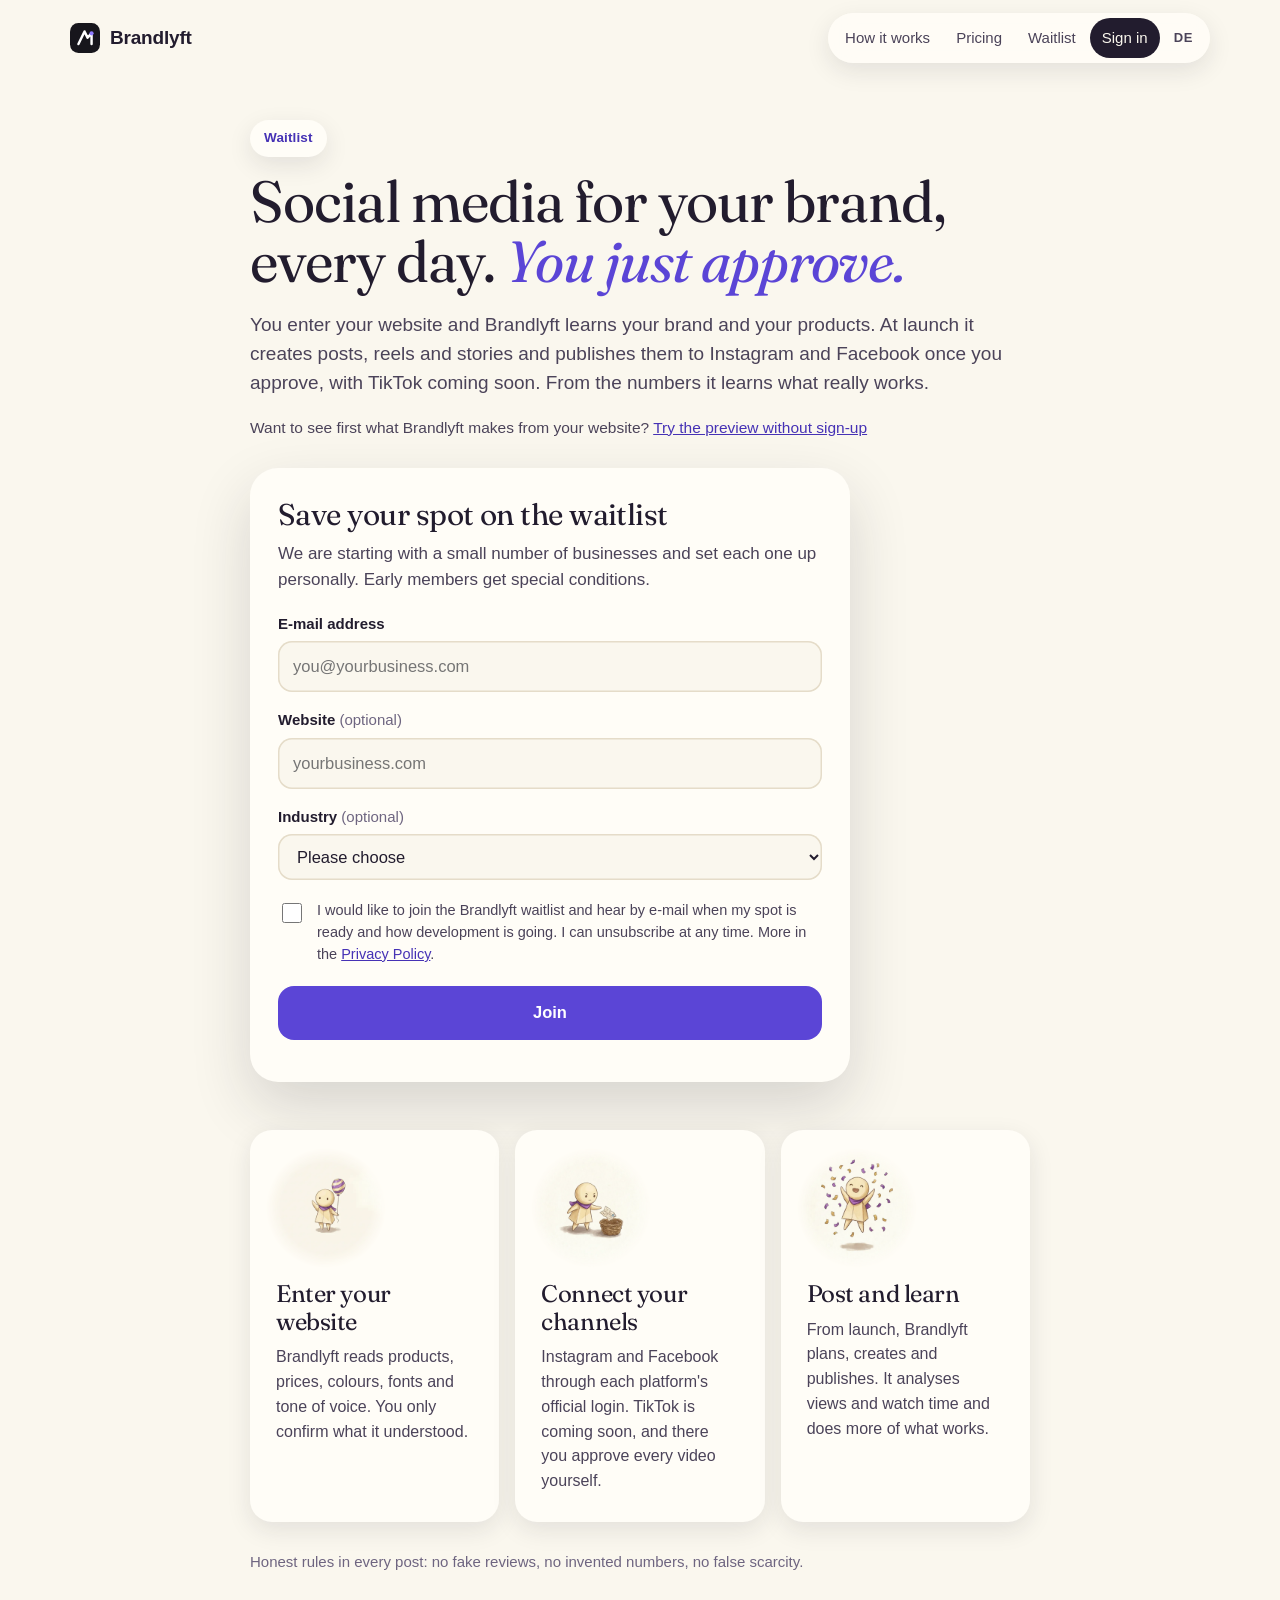
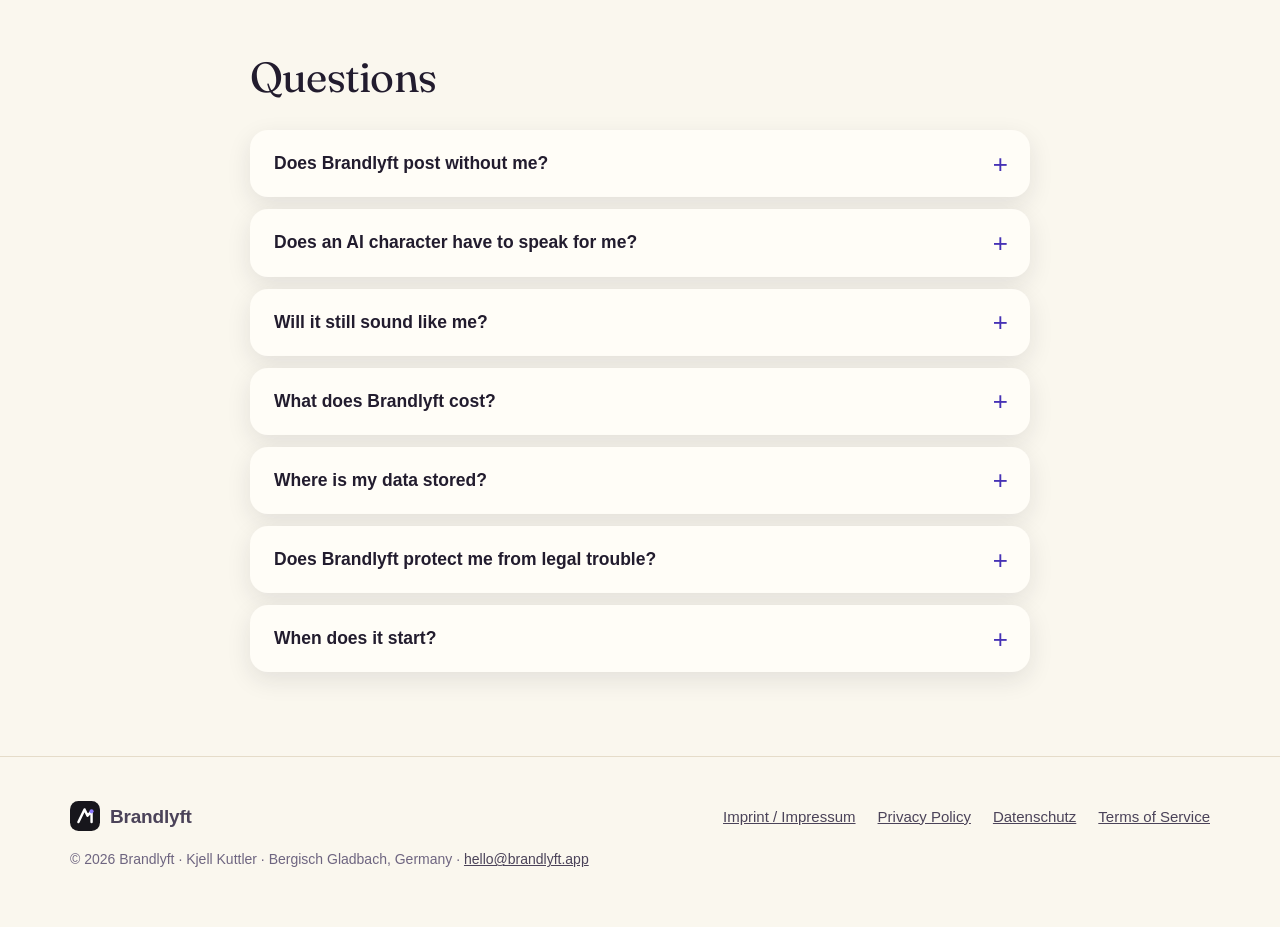
<file: waitlist/index.html>
<!doctype html>
<html lang="en">
<head>
<meta charset="utf-8">
<meta http-equiv="Content-Security-Policy" content="default-src 'none'; script-src 'self'; style-src 'self'; img-src 'self' data: https:; media-src 'self' blob: https://storage.googleapis.com; connect-src 'self' https://brandlyft-api-318800310726.europe-west3.run.app https://storage.googleapis.com; font-src 'self'; form-action 'self'; base-uri 'none'; object-src 'none'; frame-src 'none'; upgrade-insecure-requests">
<meta name="viewport" content="width=device-width, initial-scale=1, viewport-fit=cover">
<title>Waitlist · Brandlyft</title>
<meta name="description" content="Brandlyft reads your website, creates posts, reels and stories with your real products and publishes them to Instagram and Facebook, with TikTok coming soon. Join the waitlist.">
<link rel="alternate" hreflang="en" href="https://brandlyft.app/waitlist/">
<link rel="alternate" hreflang="de" href="https://brandlyft.app/warteliste/">
<link rel="alternate" hreflang="x-default" href="https://brandlyft.app/waitlist/">
<script src="/lang.js"></script>
<link rel="icon" href="/favicon.svg" type="image/svg+xml">
<link rel="stylesheet" href="/assets/site.css">
</head>
<body>
<header class="top">
  <div class="wrap">
    <a class="logo" href="/"><img src="/logo.svg" alt="" width="30" height="30">Brandlyft</a>
    <nav class="nav" aria-label="Brandlyft"><a class="wide" href="/#how">How it works</a><a class="wide" href="/#pricing">Pricing</a><a class="wide" href="/waitlist/">Waitlist</a><a class="pill" href="/app/">Sign in</a><a class="lang" href="/warteliste/?lang=de" hreflang="de" title="Deutsch">DE</a></nav>
  </div>
</header>
<main class="page">
<div class="wrap">
  <span class="eyebrow">Waitlist</span>
  <h1>Social media for your brand, every day. <em>You just approve.</em></h1>
  <p class="lead">You enter your website and Brandlyft learns your brand and your products. At launch it creates posts, reels and stories and publishes them to Instagram and Facebook once you approve, with TikTok coming soon. From the numbers it learns what really works.</p>
  <p class="aside-link">Want to see first what Brandlyft makes from your website? <a href="/#access">Try the preview without sign-up</a></p>
  <section class="form-wrap">
  <form id="warteliste" class="signup" novalidate>
    <h2>Save your spot on the waitlist</h2>
    <p class="sub">We are starting with a small number of businesses and set each one up personally. Early members get special conditions.</p>
    <label for="email">E-mail address</label>
    <input id="email" name="email" type="email" autocomplete="email" inputmode="email" required placeholder="you@yourbusiness.com">
    <label for="website">Website <span class="opt">(optional)</span></label>
    <input id="website" name="website" type="text" autocomplete="url" inputmode="url" placeholder="yourbusiness.com">
    <label for="branche">Industry <span class="opt">(optional)</span></label>
    <select id="branche" name="branche">
      <option value="">Please choose</option>
      <option value="Onlineshop">Online shop</option><option value="Immobilien">Real estate</option><option value="Gastronomie">Restaurant or café</option><option value="Friseur oder Beauty">Hair or beauty</option>
      <option value="Handwerk">Trades and crafts</option><option value="Dienstleistung">Services</option><option value="Agentur">Agency</option><option value="Andere">Other</option>
    </select>
    <div class="hp" aria-hidden="true"><label for="firma">Company</label><input id="firma" name="firma" type="text" tabindex="-1" autocomplete="off"></div>
    <label class="check"><input id="consent" name="consent" type="checkbox" required>
      <span>I would like to join the Brandlyft waitlist and hear by e-mail when my spot is ready and how development is going. I can unsubscribe at any time. More in the <a href="/privacy.html#waitlist">Privacy Policy</a>.</span></label>
    <button class="btn violet" type="submit">Join</button>
    <p class="msg" id="msg" role="status" aria-live="polite"></p>
  </form>
  <div class="done" id="done" hidden>
    <h2>Almost there</h2>
    <p>We have sent you an e-mail. Click the link inside and your spot is confirmed. No e-mail? Please check your spam folder too.</p>
  </div>
  </section>
  <div class="mini-steps">
      <article class="card"><div class="figure mini-fig"><img src="/assets/img/figur-winken.webp" alt="" width="640" height="640" loading="lazy"></div><h3>Enter your website</h3><p>Brandlyft reads products, prices, colours, fonts and tone of voice. You only confirm what it understood.</p></article>
      <article class="card"><div class="figure mini-fig"><img src="/assets/img/figur-nie.webp" alt="" width="640" height="640" loading="lazy"></div><h3>Connect your channels</h3><p>Instagram and Facebook through each platform's official login. TikTok is coming soon, and there you approve every video yourself.</p></article>
      <article class="card"><div class="figure mini-fig"><img src="/assets/img/figur-jubel.webp" alt="" width="640" height="640" loading="lazy"></div><h3>Post and learn</h3><p>From launch, Brandlyft plans, creates and publishes. It analyses views and watch time and does more of what works.</p></article>
  </div>
  <p class="note">Honest rules in every post: no fake reviews, no invented numbers, no false scarcity.</p>
  <section class="faq page-faq">
    <h2>Questions</h2>
  <details><summary>Does Brandlyft post without me?</summary><p>Not without your decision. On TikTok you approve every video yourself, as TikTok requires. On Instagram and Facebook you approve every post as well. An autopilot is planned: it would be off by default, and only you could switch it on, for each channel separately.</p></details>
  <details><summary>Does an AI character have to speak for me?</summary><p>No. A speaking brand character is a planned option for videos from the Growth plan, not a requirement, and off by default. You decide whether it appears in your content.</p></details>
  <details><summary>Will it still sound like me?</summary><p>Brandlyft reads your website and suggests a brand profile: products, colours, tone of voice and things you would never say. You confirm or correct it before the first post is created. It shows your real products, not invented ones.</p></details>
  <details><summary>What does Brandlyft cost?</summary><p>We plan €79, €199 and €449 per month depending on volume and channels, cancel monthly, for businesses only. Early members get special conditions. You will know the exact price before you sign anything.</p></details>
  <details><summary>Where is my data stored?</summary><p>Our server and storage are in the EU, on Google Cloud. For AI we use Google's Gemini through the EU endpoint, and the data stays in the EU. Your data is used only for you, never for other customers and never to train AI models. Details are in the <a href="/privacy.html">Privacy Policy</a>. You get a data processing agreement before you start.</p></details>
  <details><summary>Does Brandlyft protect me from legal trouble?</summary><p>From launch, review agents check every draft against fixed rules, for example no health claims, no fake reviews and no false scarcity, and show you what they notice. This does not replace legal advice. You are responsible for what appears on your channel, which is why you approve it.</p></details>
  <details><summary>When does it start?</summary><p>Meta has approved publishing through Brandlyft. We start with Instagram and Facebook and a small number of businesses, and set each one up personally. TikTok follows once TikTok's review is complete. People on the waitlist hear first.</p></details>
</section>
</div>
</main>
<footer class="foot">
  <div class="wrap">
    <a class="logo" href="/"><img src="/logo.svg" alt="" width="26" height="26">Brandlyft</a>
    <div class="foot-links"><a href="/imprint.html">Imprint / Impressum</a><a href="/privacy.html">Privacy Policy</a><a href="/datenschutz.html">Datenschutz</a><a href="/terms.html">Terms of Service</a></div>
    <div class="foot-meta">© 2026 Brandlyft · Kjell Kuttler · Bergisch Gladbach, Germany · <a href="mailto:hello@brandlyft.app">hello@brandlyft.app</a></div>
  </div>
</footer>
<script src="/app/config.js"></script>
<script src="/warteliste/warteliste.js"></script>
</body>
</html>
</file>
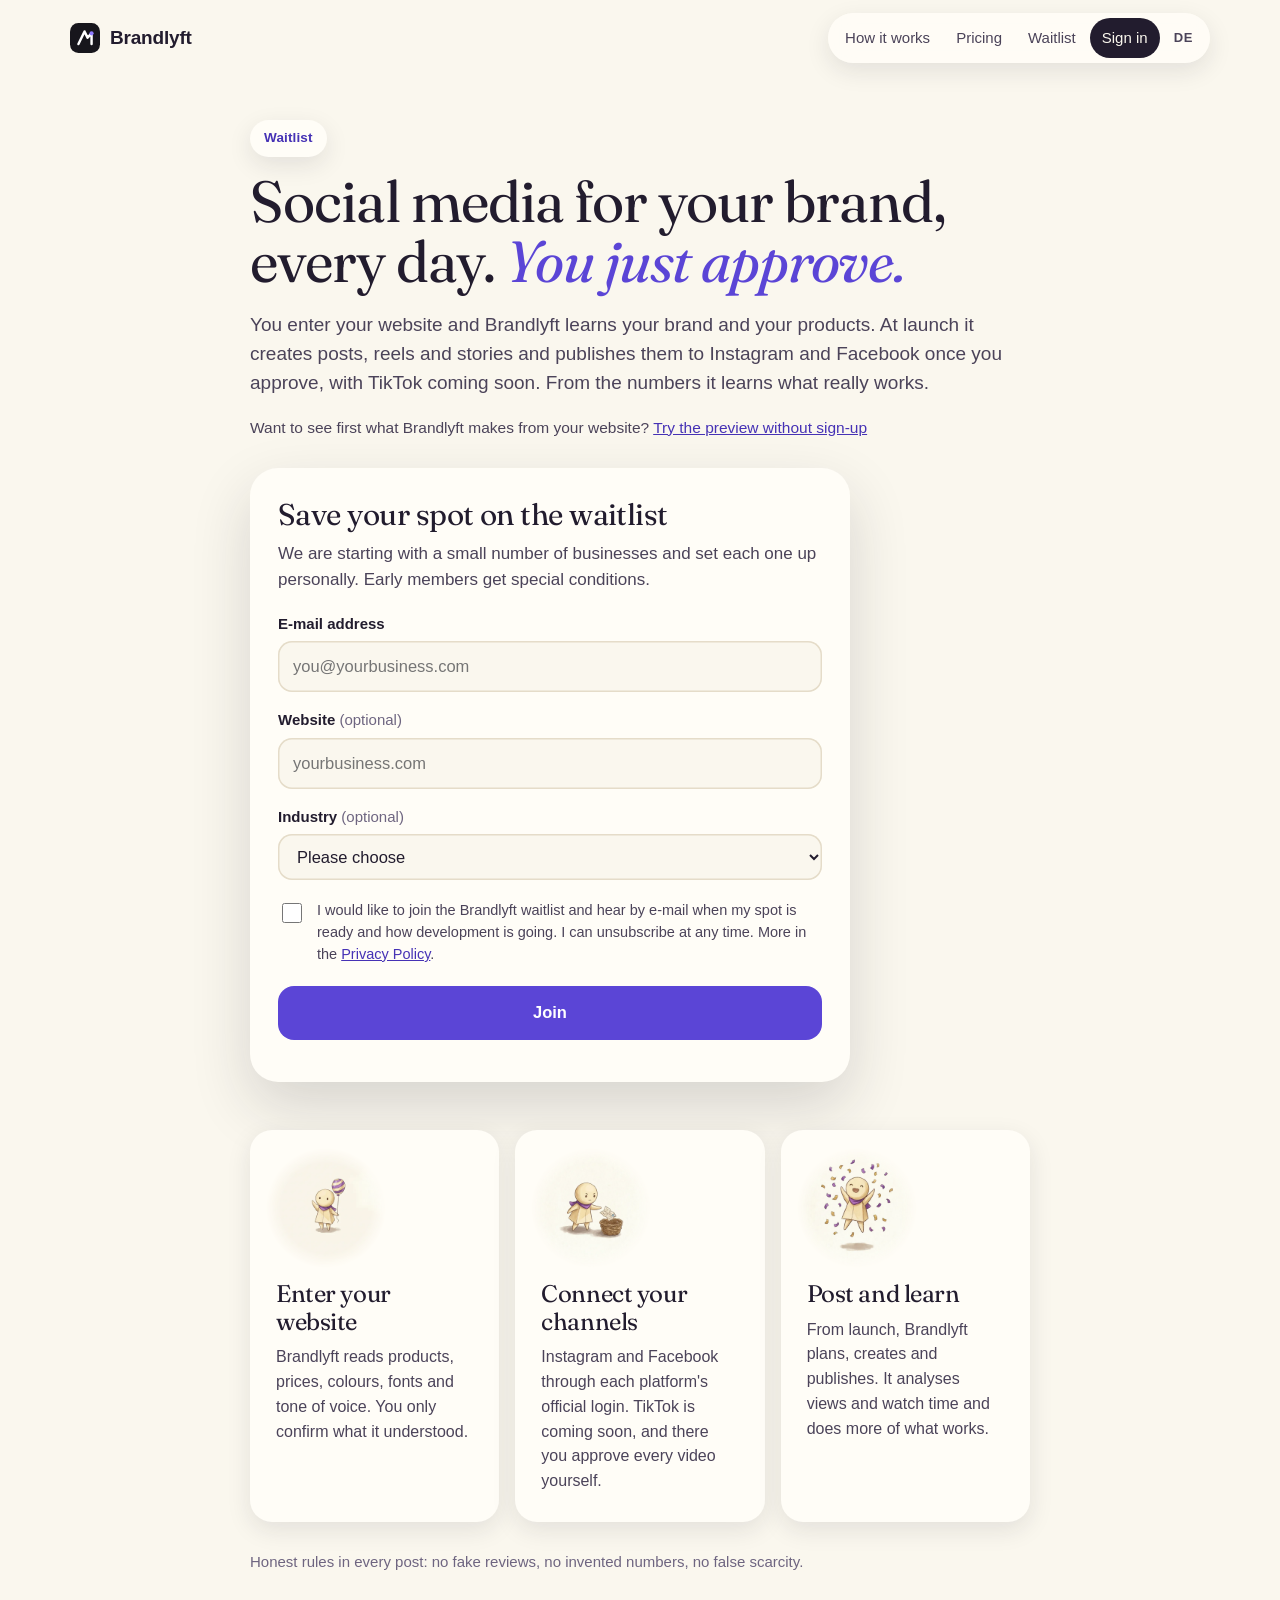
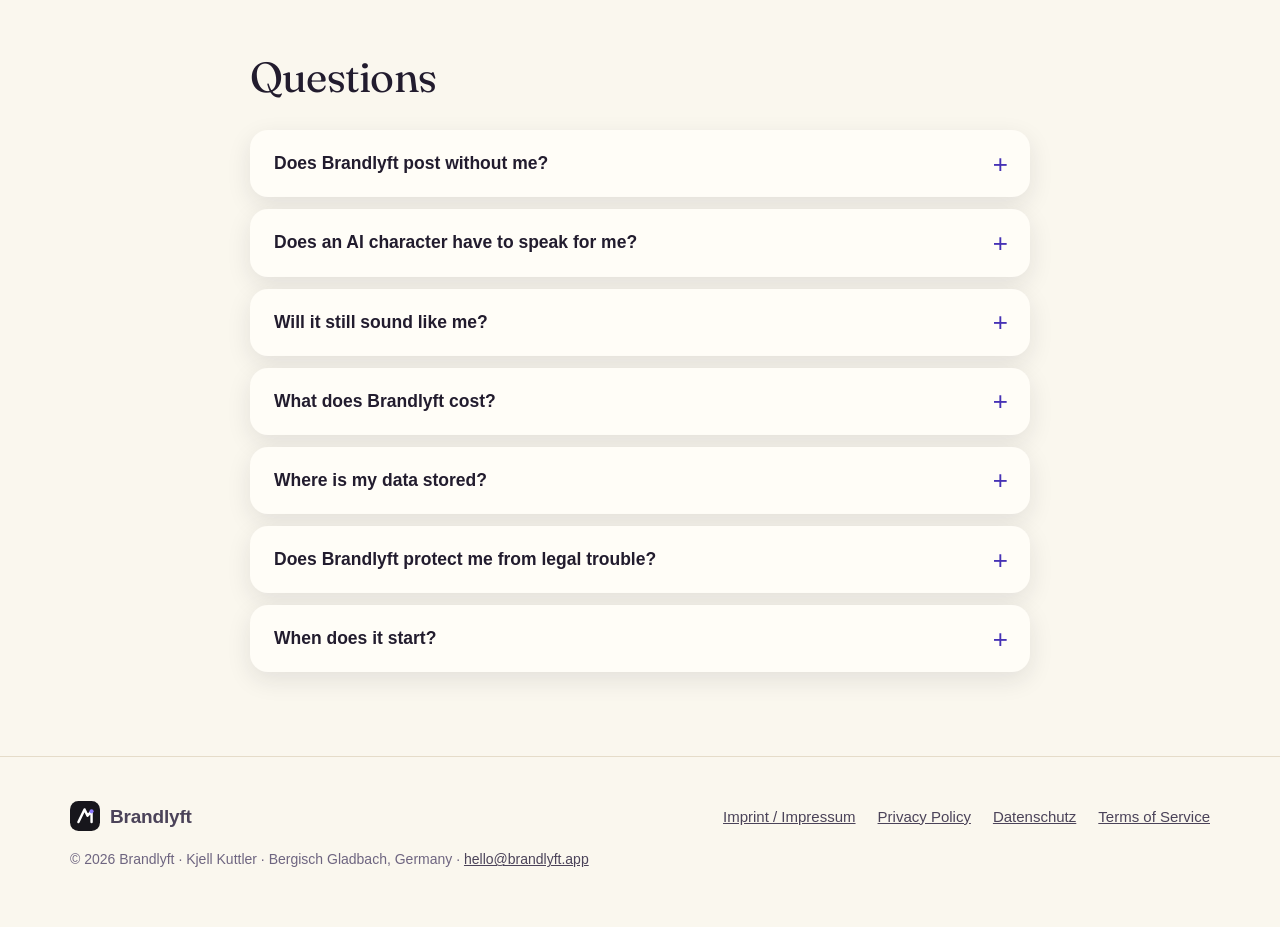
<file: warteliste/index.html>
<!doctype html>
<html lang="de">
<head>
<meta charset="utf-8">
<meta http-equiv="Content-Security-Policy" content="default-src 'none'; script-src 'self'; style-src 'self'; img-src 'self' data: https:; media-src 'self' blob: https://storage.googleapis.com; connect-src 'self' https://brandlyft-api-318800310726.europe-west3.run.app https://storage.googleapis.com; font-src 'self'; form-action 'self'; base-uri 'none'; object-src 'none'; frame-src 'none'; upgrade-insecure-requests">
<meta name="viewport" content="width=device-width, initial-scale=1, viewport-fit=cover">
<title>Warteliste · Brandlyft</title>
<meta name="description" content="Brandlyft liest deine Website, erstellt Beiträge, Reels und Storys mit deinen echten Produkten und veröffentlicht sie auf Instagram und Facebook, TikTok kommt bald. Trag dich auf die Warteliste ein.">
<link rel="alternate" hreflang="en" href="https://brandlyft.app/waitlist/">
<link rel="alternate" hreflang="de" href="https://brandlyft.app/warteliste/">
<link rel="alternate" hreflang="x-default" href="https://brandlyft.app/waitlist/">
<script src="/lang.js"></script>
<link rel="icon" href="/favicon.svg" type="image/svg+xml">
<link rel="stylesheet" href="/assets/site.css">
</head>
<body>
<header class="top">
  <div class="wrap">
    <a class="logo" href="/de/"><img src="/logo.svg" alt="" width="30" height="30">Brandlyft</a>
    <nav class="nav" aria-label="Brandlyft"><a class="wide" href="/de/#how">So funktioniert es</a><a class="wide" href="/de/#pricing">Preise</a><a class="wide" href="/warteliste/">Warteliste</a><a class="pill" href="/app/">Anmelden</a><a class="lang" href="/waitlist/?lang=en" hreflang="en" title="English">EN</a></nav>
  </div>
</header>
<main class="page">
<div class="wrap">
  <span class="eyebrow">Warteliste</span>
  <h1>Social Media für deine Marke, jeden Tag. <em>Du gibst nur noch frei.</em></h1>
  <p class="lead">Du gibst deine Website ein, Brandlyft lernt deine Marke und deine Produkte. Zum Start erstellt es Beiträge, Reels und Storys und veröffentlicht sie nach deiner Freigabe auf Instagram und Facebook, TikTok kommt bald dazu. Aus den Zahlen lernt es, was wirklich ankommt.</p>
  <p class="aside-link">Lieber erst sehen, was Brandlyft aus deiner Website macht? <a href="/de/#access">Zur Vorschau ohne Anmeldung</a></p>
  <section class="form-wrap">
  <form id="warteliste" class="signup" novalidate>
    <h2>Platz auf der Warteliste sichern</h2>
    <p class="sub">Wir starten mit wenigen Betrieben und richten jeden persönlich ein. Wer früh dabei ist, bekommt besondere Konditionen.</p>
    <label for="email">E-Mail-Adresse</label>
    <input id="email" name="email" type="email" autocomplete="email" inputmode="email" required placeholder="du@deinbetrieb.de">
    <label for="website">Website <span class="opt">(freiwillig)</span></label>
    <input id="website" name="website" type="text" autocomplete="url" inputmode="url" placeholder="deinbetrieb.de">
    <label for="branche">Branche <span class="opt">(freiwillig)</span></label>
    <select id="branche" name="branche">
      <option value="">Bitte wählen</option>
      <option>Onlineshop</option><option>Immobilien</option><option>Gastronomie</option><option>Friseur oder Beauty</option>
      <option>Handwerk</option><option>Dienstleistung</option><option>Agentur</option><option>Andere</option>
    </select>
    <div class="hp" aria-hidden="true"><label for="firma">Firma</label><input id="firma" name="firma" type="text" tabindex="-1" autocomplete="off"></div>
    <label class="check"><input id="consent" name="consent" type="checkbox" required>
      <span>Ich möchte auf die Brandlyft-Warteliste und per E-Mail erfahren, wann mein Platz frei ist und wie die Entwicklung vorangeht. Abmelden geht jederzeit. Mehr in der <a href="/datenschutz.html#warteliste">Datenschutzerklärung</a>.</span></label>
    <button class="btn violet" type="submit">Eintragen</button>
    <p class="msg" id="msg" role="status" aria-live="polite"></p>
  </form>
  <div class="done" id="done" hidden>
    <h2>Fast geschafft</h2>
    <p>Wir haben dir eine Mail geschickt. Klick auf den Link darin, dann steht dein Platz fest. Keine Mail da? Schau bitte auch im Spam-Ordner nach.</p>
  </div>
  </section>
  <div class="mini-steps">
      <article class="card"><div class="figure mini-fig"><img src="/assets/img/figur-winken.webp" alt="" width="640" height="640" loading="lazy"></div><h3>Website eingeben</h3><p>Brandlyft liest Produkte, Preise, Farben, Schriften und Tonfall. Du bestätigst nur, was es verstanden hat.</p></article>
      <article class="card"><div class="figure mini-fig"><img src="/assets/img/figur-nie.webp" alt="" width="640" height="640" loading="lazy"></div><h3>Kanäle verbinden</h3><p>Instagram und Facebook über die offizielle Anmeldung der Plattformen. TikTok kommt bald dazu, dort gibst du jedes Video selbst frei.</p></article>
      <article class="card"><div class="figure mini-fig"><img src="/assets/img/figur-jubel.webp" alt="" width="640" height="640" loading="lazy"></div><h3>Posten und lernen</h3><p>Ab dem Start plant, erstellt und veröffentlicht Brandlyft. Es wertet Aufrufe und Zuschauzeit aus und macht mehr von dem, was funktioniert.</p></article>
  </div>
  <p class="note">Ehrliche Regeln in jedem Beitrag: keine erfundenen Bewertungen, keine erfundenen Zahlen, keine falsche Knappheit.</p>
  <section class="faq page-faq">
    <h2>Häufige Fragen</h2>
  <details><summary>Postet Brandlyft ohne mich?</summary><p>Nicht ohne deine Entscheidung. Auf TikTok gibst du jedes Video selbst frei, so verlangt es TikTok. Auf Instagram und Facebook gibst du ebenfalls jeden Beitrag frei. Ein Autopilot ist geplant: Er wäre standardmäßig aus, und nur du könntest ihn einschalten, für jeden Kanal einzeln.</p></details>
  <details><summary>Muss eine KI-Figur für mich sprechen?</summary><p>Nein. Eine sprechende Markenfigur ist ein geplantes Angebot für Videos ab dem Paket Wachstum, kein Muss, und standardmäßig aus. Ob sie in deinen Inhalten vorkommt, entscheidest du.</p></details>
  <details><summary>Klingt das am Ende noch nach mir?</summary><p>Brandlyft liest deine Website und schlägt dir ein Markenprofil vor: Produkte, Farben, Tonfall, Dinge, die du nie sagen würdest. Du bestätigst oder korrigierst es, bevor der erste Beitrag entsteht. Gezeigt werden deine echten Produkte, keine erfundenen.</p></details>
  <details><summary>Was kostet Brandlyft?</summary><p>Geplant sind 79, 199 und 449 € im Monat, je nach Menge und Kanälen, monatlich kündbar, nur für Unternehmer. Wer früh dabei ist, bekommt besondere Konditionen. Den genauen Preis kennst du, bevor du irgendetwas abschließt.</p></details>
  <details><summary>Wo liegen meine Daten?</summary><p>Unser Server und unser Speicher stehen in der EU, bei Google Cloud. Als KI nutzen wir Gemini von Google über den EU-Endpunkt, die Daten bleiben dabei in der EU. Deine Daten nutzen wir nur für dich, nie für andere Kunden und nie zum Training von KI-Modellen. Einzelheiten stehen in der <a href="/datenschutz.html">Datenschutzerklärung</a>. Einen Vertrag zur Auftragsverarbeitung bekommst du vor dem Start.</p></details>
  <details><summary>Schützt mich Brandlyft vor Abmahnungen?</summary><p>Ab dem Start prüfen Prüf-Agenten jeden Entwurf gegen feste Regeln, zum Beispiel keine Heilversprechen, keine erfundenen Bewertungen und keine falsche Knappheit, und zeigen dir, was ihnen auffällt. Eine Rechtsberatung ersetzt das nicht. Was auf deinem Kanal erscheint, verantwortest du, deshalb gibst du es frei.</p></details>
  <details><summary>Wann geht es los?</summary><p>Meta hat das Veröffentlichen über Brandlyft freigegeben. Wir starten mit Instagram und Facebook und wenigen Betrieben und richten jeden persönlich ein. TikTok kommt dazu, sobald TikToks Prüfung abgeschlossen ist. Wer auf der Warteliste steht, erfährt es zuerst.</p></details>
</section>
</div>
</main>
<footer class="foot">
  <div class="wrap">
    <a class="logo" href="/de/"><img src="/logo.svg" alt="" width="26" height="26">Brandlyft</a>
    <div class="foot-links"><a href="/imprint.html">Impressum</a><a href="/datenschutz.html">Datenschutz</a><a href="/privacy.html">Privacy Policy</a><a href="/terms.html">Terms of Service</a></div>
    <div class="foot-meta">© 2026 Brandlyft · Kjell Kuttler · Bergisch Gladbach · <a href="mailto:hello@brandlyft.app">hello@brandlyft.app</a></div>
  </div>
</footer>
<script src="/app/config.js"></script>
<script src="/warteliste/warteliste.js"></script>
</body>
</html>
</file>
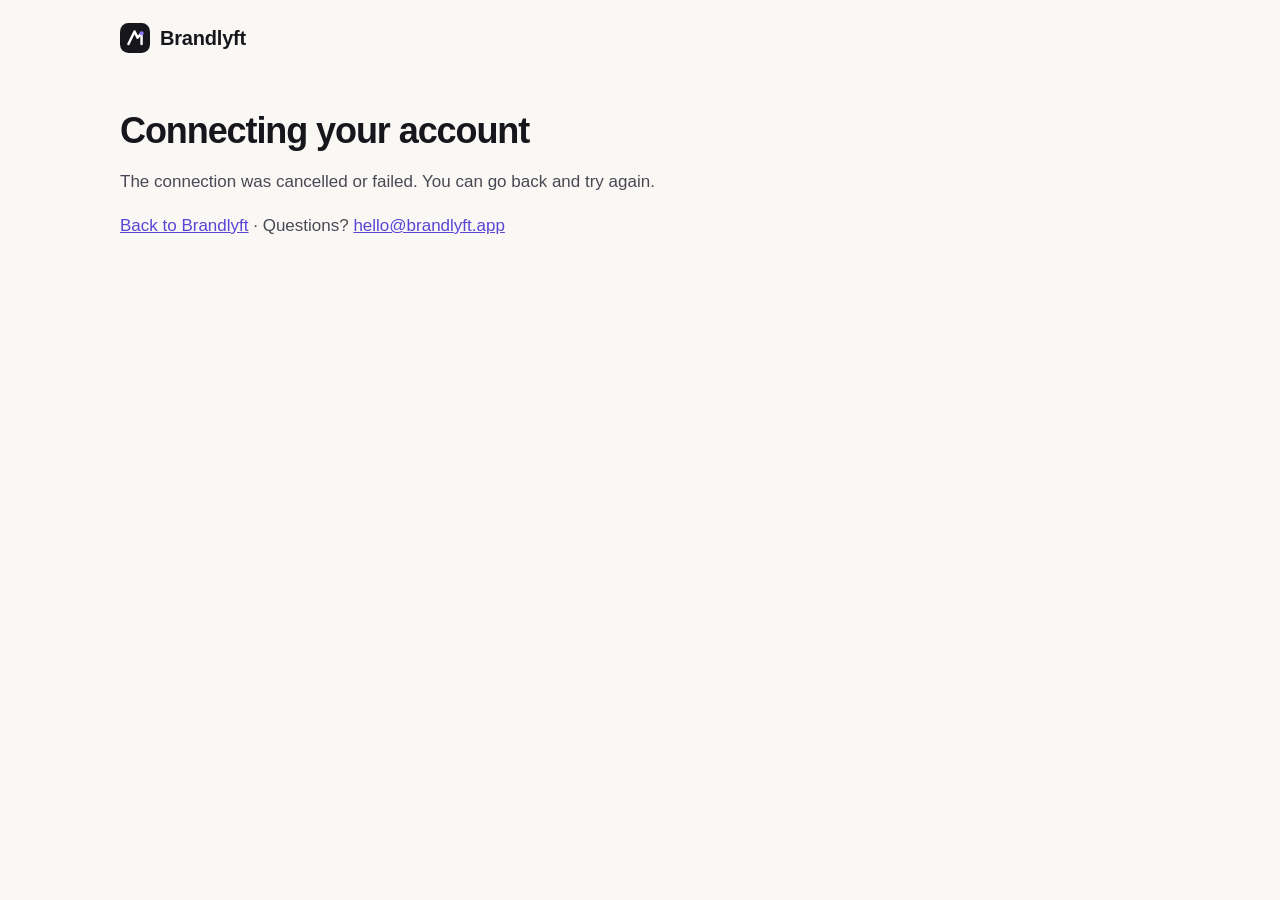
<file: auth/meta/callback/index.html>
<!doctype html>
<html lang="en">
<head>
<meta charset="utf-8">
<meta http-equiv="Content-Security-Policy" content="default-src 'none'; script-src 'self'; style-src 'self'; img-src 'self' data: https:; media-src 'self' blob: https://storage.googleapis.com; connect-src 'self' https://brandlyft-api-318800310726.europe-west3.run.app https://storage.googleapis.com; font-src 'self'; form-action 'self'; base-uri 'none'; object-src 'none'; frame-src 'none'; upgrade-insecure-requests">
<meta name="viewport" content="width=device-width, initial-scale=1">
<title>Connecting account · Brandlyft</title>
<meta name="robots" content="noindex">
<link rel="icon" href="/favicon.svg" type="image/svg+xml">
<link rel="stylesheet" href="/style.css">
</head>
<body>
<div class="wrap">
<header class="top"><a class="logo" href="/"><img src="/logo.svg" alt="" width="30" height="30">Brandlyft</a></header>
<main class="legal">
<h1>Connecting your account</h1>
<p id="status">Brandlyft is finishing the connection to your Facebook and Instagram account…</p>
<p><a href="/app/">Back to Brandlyft</a> · Questions? <a href="mailto:hello@brandlyft.app">hello@brandlyft.app</a></p>
</main>
</div>
<script src="/app/config.js"></script>
<script src="/auth/callback.js" data-provider="meta"></script>
</body>
</html>
</file>
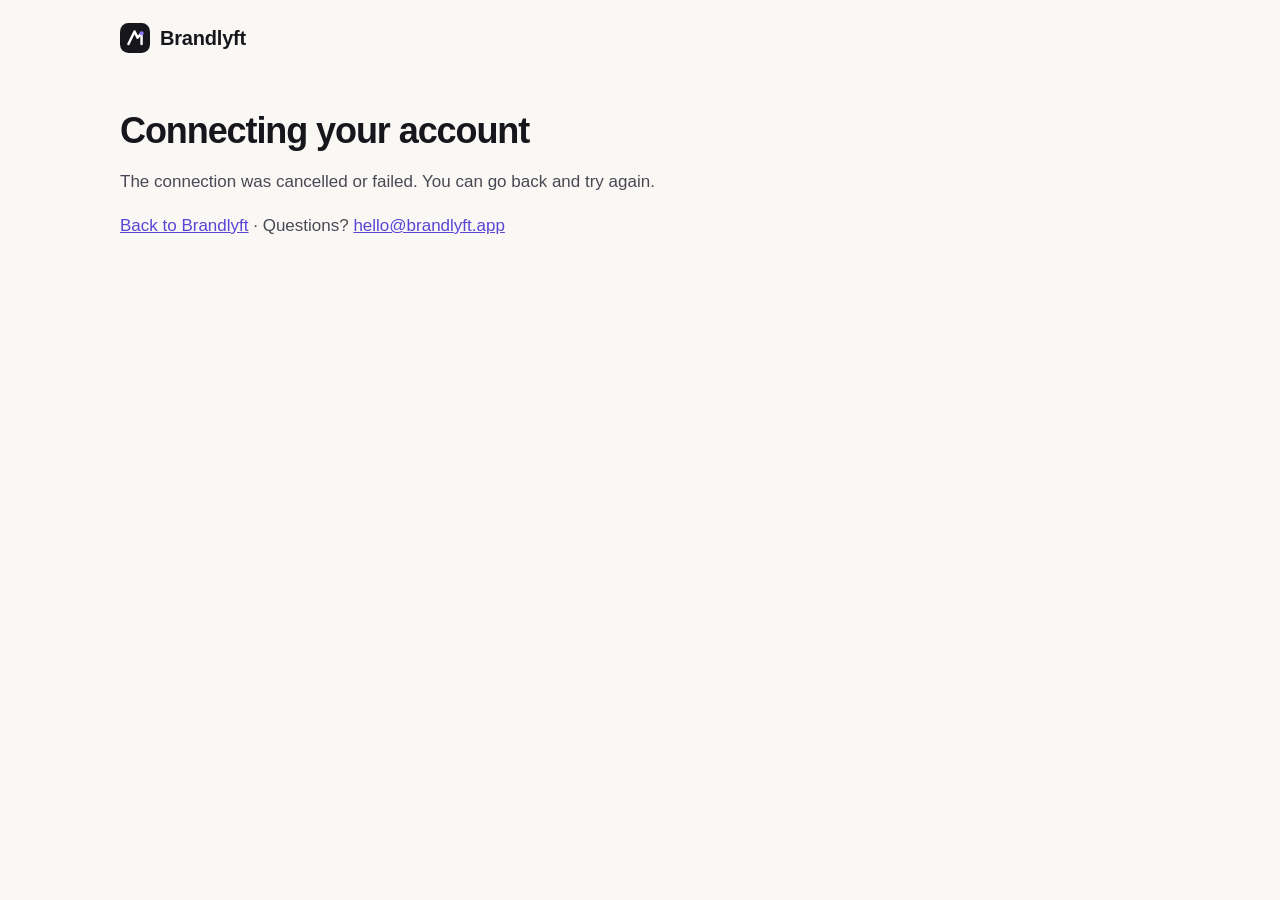
<file: auth/tiktok/callback/index.html>
<!doctype html>
<html lang="en">
<head>
<meta charset="utf-8">
<meta http-equiv="Content-Security-Policy" content="default-src 'none'; script-src 'self'; style-src 'self'; img-src 'self' data: https:; media-src 'self' blob: https://storage.googleapis.com; connect-src 'self' https://brandlyft-api-318800310726.europe-west3.run.app https://storage.googleapis.com; font-src 'self'; form-action 'self'; base-uri 'none'; object-src 'none'; frame-src 'none'; upgrade-insecure-requests">
<meta name="viewport" content="width=device-width, initial-scale=1">
<title>Connecting account · Brandlyft</title>
<meta name="robots" content="noindex">
<link rel="icon" href="/favicon.svg" type="image/svg+xml">
<link rel="stylesheet" href="/style.css">
</head>
<body>
<div class="wrap">
<header class="top"><a class="logo" href="/"><img src="/logo.svg" alt="" width="30" height="30">Brandlyft</a></header>
<main class="legal">
<h1>Connecting your account</h1>
<p id="status">Brandlyft is finishing the connection to your TikTok account…</p>
<p><a href="/app/">Back to Brandlyft</a> · Questions? <a href="mailto:hello@brandlyft.app">hello@brandlyft.app</a></p>
</main>
</div>
<script src="/app/config.js"></script>
<script src="/auth/callback.js" data-provider="tiktok"></script>
</body>
</html>
</file>
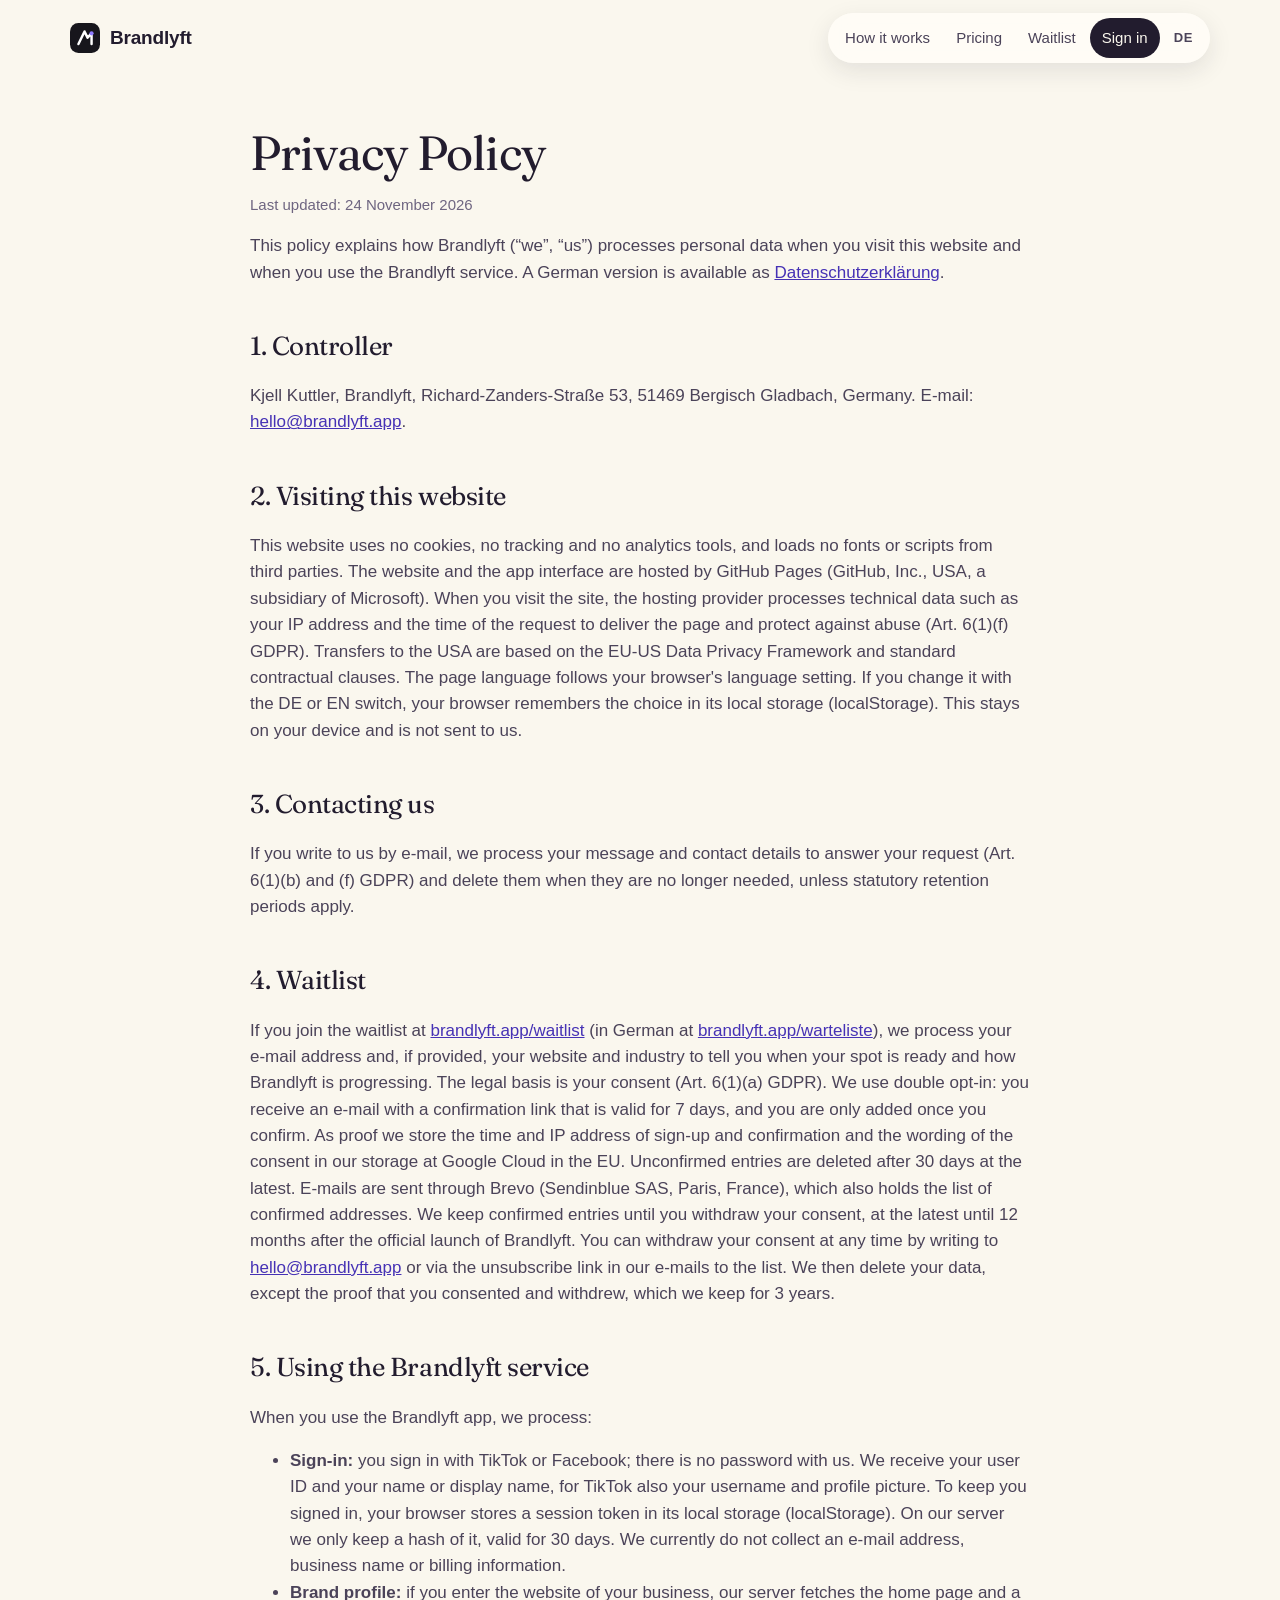
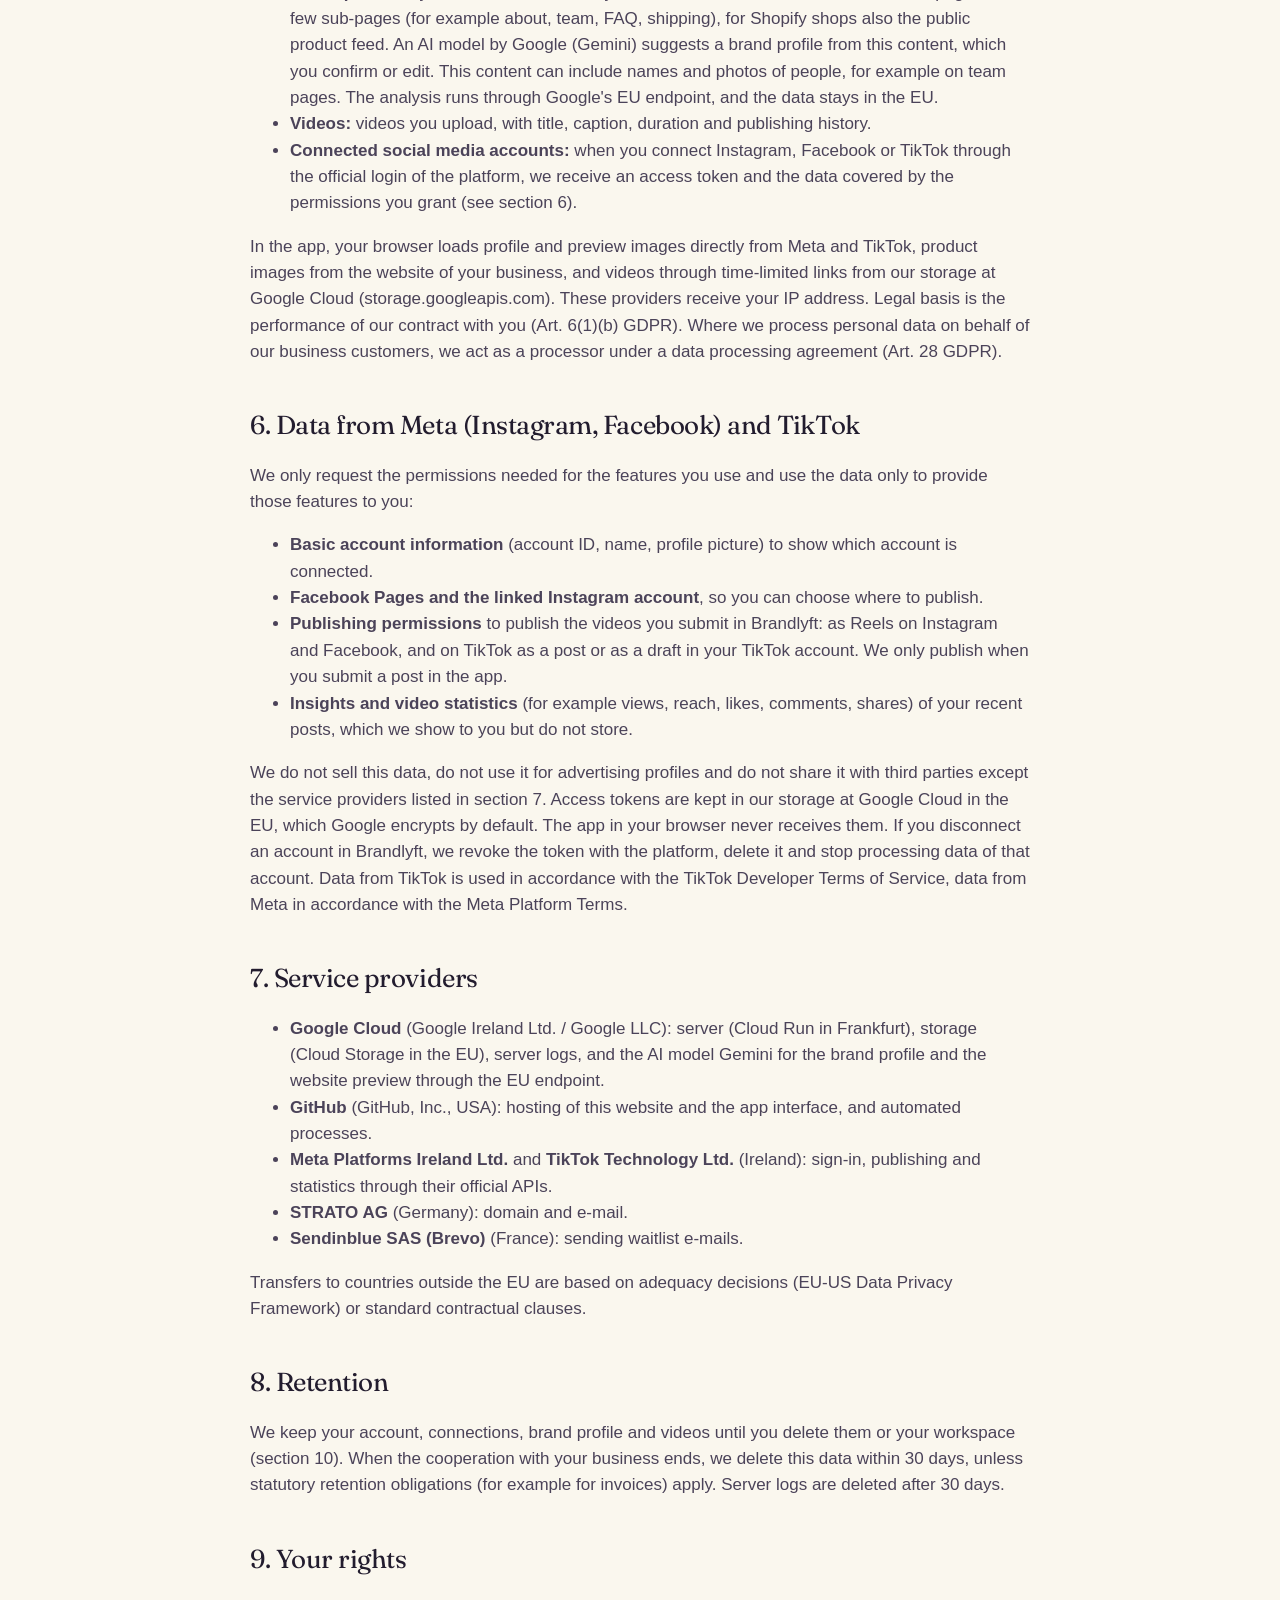
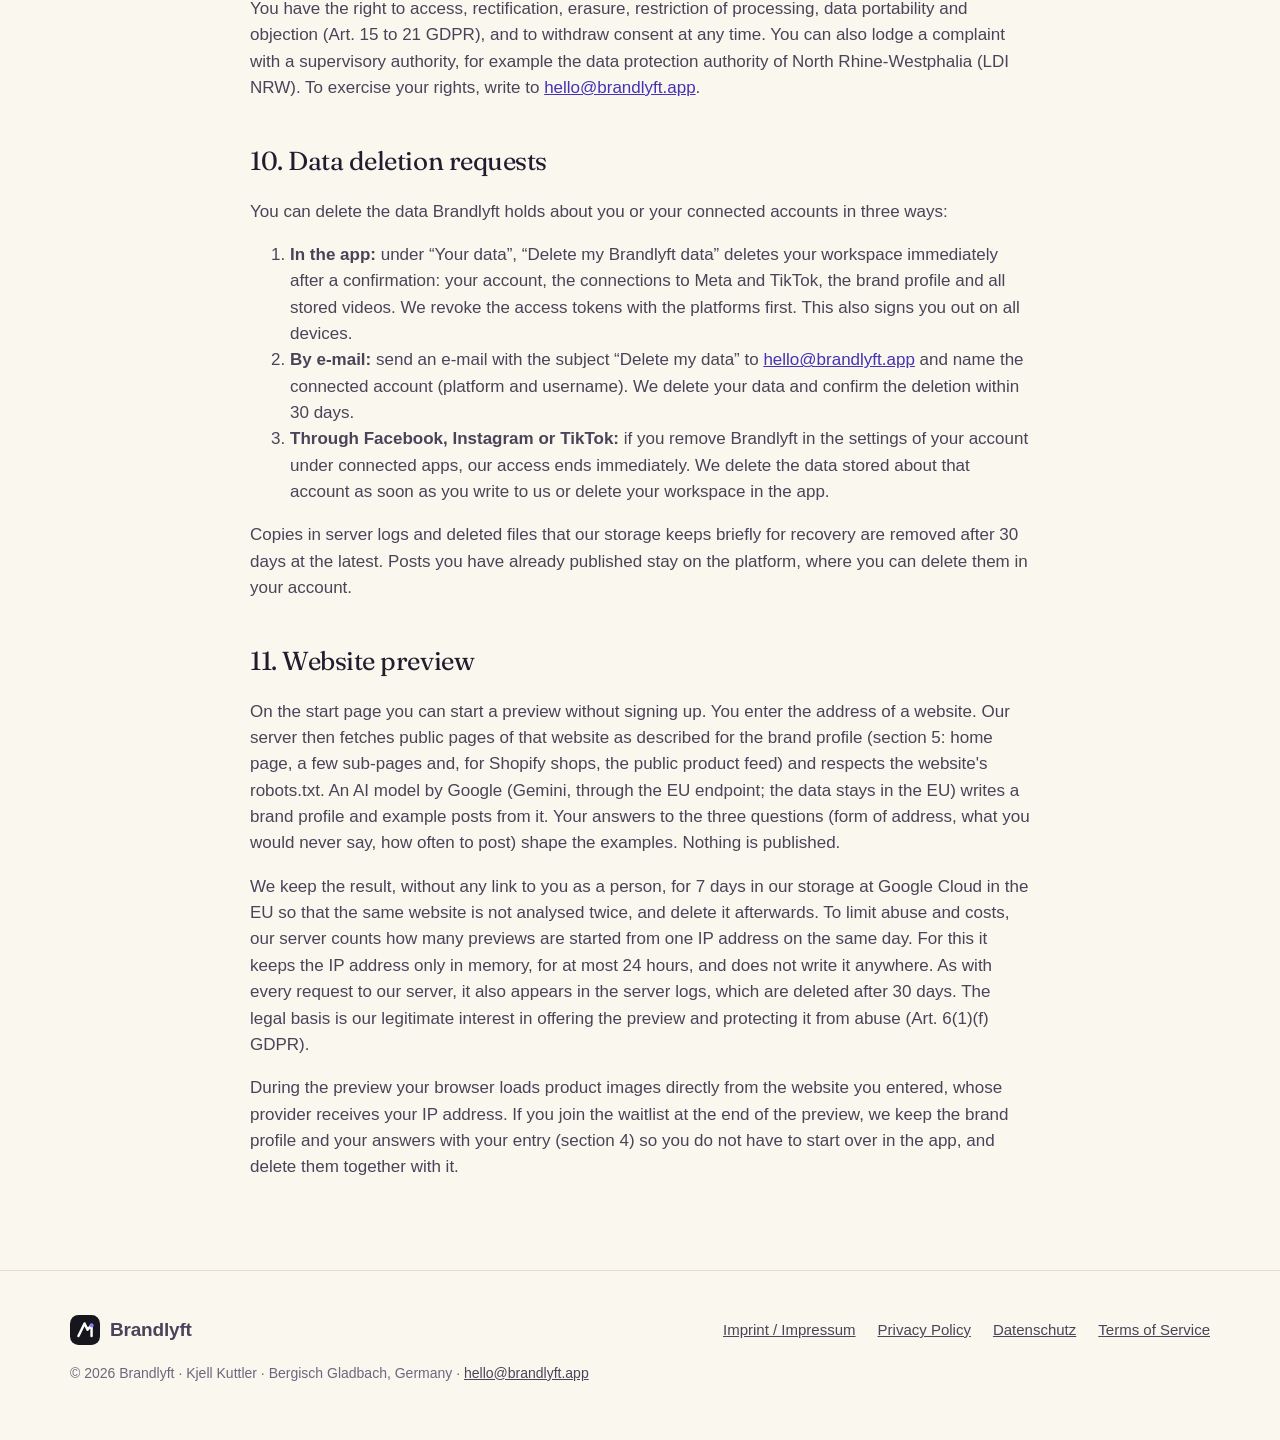
<file: datenschutz.html>
<!doctype html>
<html lang="de">
<head>
<meta charset="utf-8">
<meta http-equiv="Content-Security-Policy" content="default-src 'none'; script-src 'self'; style-src 'self'; img-src 'self' data: https:; media-src 'self' blob: https://storage.googleapis.com; connect-src 'self' https://brandlyft-api-318800310726.europe-west3.run.app https://storage.googleapis.com; font-src 'self'; form-action 'self'; base-uri 'none'; object-src 'none'; frame-src 'none'; upgrade-insecure-requests">
<meta name="viewport" content="width=device-width, initial-scale=1, viewport-fit=cover">
<title>Datenschutzerklärung · Brandlyft</title>
<meta name="description" content="Datenschutzerklärung von Brandlyft">
<link rel="alternate" hreflang="en" href="https://brandlyft.app/privacy.html">
<link rel="alternate" hreflang="de" href="https://brandlyft.app/datenschutz.html">
<link rel="alternate" hreflang="x-default" href="https://brandlyft.app/privacy.html">
<script src="/lang.js"></script>
<link rel="icon" href="/favicon.svg" type="image/svg+xml">
<link rel="stylesheet" href="/assets/site.css">
</head>
<body>
<header class="top">
  <div class="wrap">
    <a class="logo" href="/de/"><img src="/logo.svg" alt="" width="30" height="30">Brandlyft</a>
    <nav class="nav" aria-label="Brandlyft"><a class="wide" href="/de/#how">So funktioniert es</a><a class="wide" href="/de/#pricing">Preise</a><a class="wide" href="/warteliste/">Warteliste</a><a class="pill" href="/app/">Anmelden</a><a class="lang" href="/privacy.html?lang=en" hreflang="en" title="English">EN</a></nav>
  </div>
</header>
<main class="page">
<div class="wrap legal">

<h1>Datenschutzerklärung</h1>
<p class="stand">Stand: 24. November 2026</p>
<p>Diese Erklärung beschreibt, wie Brandlyft personenbezogene Daten beim Besuch dieser Website und bei der Nutzung des Dienstes verarbeitet. Eine englische Fassung findest du unter <a href="/privacy.html">Privacy Policy</a>.</p>
<h2>1. Verantwortlicher</h2>
<p>Kjell Kuttler, Brandlyft, Richard-Zanders-Straße 53, 51469 Bergisch Gladbach, Deutschland. E-Mail: <a href="mailto:hello@brandlyft.app">hello@brandlyft.app</a>.</p>
<h2>2. Besuch dieser Website</h2>
<p>Diese Website setzt keine Cookies, verwendet keine Analyse- oder Trackingwerkzeuge und lädt keine Schriften oder Skripte von Dritten. Website und App-Oberfläche werden von GitHub Pages (GitHub, Inc., USA, eine Tochter von Microsoft) bereitgestellt. Beim Aufruf verarbeitet der Anbieter technische Daten wie IP-Adresse und Zeitpunkt, um die Seite auszuliefern und Missbrauch abzuwehren (Art. 6 Abs. 1 lit. f DSGVO). Die Übermittlung in die USA stützt sich auf das EU-US Data Privacy Framework und Standardvertragsklauseln. Die Sprache der Seite richtet sich nach der Spracheinstellung deines Browsers. Wechselst du sie über den Schalter DE oder EN, merkt sich dein Browser die Wahl im lokalen Speicher (localStorage). Diese Angabe bleibt auf deinem Gerät, wir erhalten sie nicht.</p>
<h2>3. Kontakt</h2>
<p>Schreibst du uns eine E-Mail, verarbeiten wir deine Nachricht und Kontaktdaten, um deine Anfrage zu beantworten (Art. 6 Abs. 1 lit. b und f DSGVO), und löschen sie, sobald sie nicht mehr gebraucht werden, soweit keine gesetzlichen Aufbewahrungspflichten bestehen.</p>
<h2 id="warteliste">4. Warteliste</h2>
<p>Trägst du dich auf <a href="/warteliste/">brandlyft.app/warteliste</a> ein, verarbeiten wir deine E-Mail-Adresse und, falls angegeben, Website und Branche, um dich über deinen Platz und den Fortschritt von Brandlyft zu informieren. Rechtsgrundlage ist deine Einwilligung (Art. 6 Abs. 1 lit. a DSGVO, § 7 Abs. 2 UWG). Wir nutzen das Double-Opt-in-Verfahren: Du bekommst eine Mail mit einem Bestätigungslink, der 7 Tage gilt, erst danach stehst du auf der Liste. Als Nachweis speichern wir Zeitpunkt und IP-Adresse von Eintragung und Bestätigung sowie den Wortlaut der Einwilligung in unserem Speicher bei Google Cloud in der EU. Nicht bestätigte Einträge löschen wir nach spätestens 30 Tagen. Die Mails verschicken wir über Brevo (Sendinblue SAS, Paris, Frankreich), dort liegt auch die Liste der bestätigten Adressen. Bestätigte Einträge speichern wir bis zu deinem Widerruf, längstens bis 12 Monate nach dem offiziellen Start von Brandlyft. Du kannst die Einwilligung jederzeit widerrufen, per Mail an <a href="mailto:hello@brandlyft.app">hello@brandlyft.app</a> oder über den Abmeldelink in unseren Mails an die Liste. Dann löschen wir deine Daten, außer dem Nachweis, dass du eingewilligt und widerrufen hast. Diesen Nachweis bewahren wir 3 Jahre auf.</p>
<h2>5. Nutzung des Dienstes</h2>
<p>Wenn du die Brandlyft-App nutzt, verarbeiten wir:</p>
<ul>
<li><strong>Anmeldung:</strong> Du meldest dich über TikTok oder Facebook an, ein Passwort bei uns gibt es nicht. Wir erhalten deine Nutzerkennung und deinen Namen oder Anzeigenamen, bei TikTok auch Nutzernamen und Profilbild. Damit du angemeldet bleibst, speichert dein Browser ein Sitzungs-Token im lokalen Speicher (localStorage). Auf unserem Server liegt es nur als Hash und gilt 30 Tage. Eine E-Mail-Adresse, Firma oder Rechnungsdaten erheben wir derzeit nicht.</li>
<li><strong>Markenprofil:</strong> Gibst du die Website deines Betriebs an, ruft unser Server die Startseite und einige Unterseiten ab (zum Beispiel Über uns, Team, FAQ, Versand), bei Shopify-Shops auch den öffentlichen Produkt-Feed. Ein KI-Modell von Google (Gemini) schlägt daraus ein Markenprofil vor, das du bestätigst oder änderst. Diese Inhalte können Namen und Fotos von Personen enthalten, etwa auf Team-Seiten. Die Auswertung läuft über den EU-Endpunkt von Google, die Daten bleiben dabei in der EU.</li>
<li><strong>Videos:</strong> Videos, die du hochlädst, speichern wir mit Titel, Bildunterschrift, Dauer und dem Verlauf der Veröffentlichungen.</li>
<li><strong>Verbundene Konten</strong> bei Instagram, Facebook und TikTok im Umfang der erteilten Berechtigungen (Abschnitt 6).</li>
</ul>
<p>In der App lädt dein Browser Profil- und Vorschaubilder direkt von Meta und TikTok, Produktbilder von der Website deines Betriebs und Videos über zeitlich begrenzte Links aus unserem Speicher bei Google Cloud (storage.googleapis.com). Diese Anbieter erhalten dabei deine IP-Adresse. Rechtsgrundlage ist die Vertragserfüllung (Art. 6 Abs. 1 lit. b DSGVO). Soweit wir personenbezogene Daten im Auftrag unserer Geschäftskunden verarbeiten, geschieht das auf Grundlage eines Auftragsverarbeitungsvertrags (Art. 28 DSGVO).</p>
<h2>6. Daten von Meta und TikTok</h2>
<p>Wir fragen nur die Berechtigungen an, die für die genutzten Funktionen nötig sind: grundlegende Kontoinformationen, deine Facebook-Seiten und das damit verknüpfte Instagram-Konto, das Veröffentlichen von Videos (auf Instagram und Facebook als Reel, auf TikTok als Beitrag oder als Entwurf in deinem TikTok-Konto) sowie Statistiken deiner letzten Beiträge. Die Statistiken zeigen wir dir an, speichern sie aber nicht. Veröffentlicht wird nur, wenn du einen Beitrag in der App absendest. Wir verkaufen diese Daten nicht, bilden daraus keine Werbeprofile und geben sie nur an die unten genannten Dienstleister weiter. Daten von TikTok nutzen wir nach den TikTok Developer Terms of Service, Daten von Meta nach den Meta Platform Terms. Die Zugangsschlüssel liegen in unserem Speicher bei Google Cloud in der EU, den Google standardmäßig verschlüsselt. Die App in deinem Browser erhält sie nie. Trennst du ein Konto in Brandlyft, widerrufen wir den Zugangsschlüssel bei der Plattform, löschen ihn bei uns und verarbeiten keine Daten dieses Kontos mehr.</p>
<h2>7. Dienstleister</h2>
<p>Google Cloud (Server über Cloud Run in Frankfurt, Speicher über Cloud Storage in der EU, Server-Protokolle sowie das KI-Modell Gemini für das Markenprofil und die Website-Vorschau über den EU-Endpunkt), GitHub, Inc. (Bereitstellung von Website und App-Oberfläche, automatisierte Abläufe), Meta Platforms Ireland Ltd. und TikTok Technology Ltd. (Anmeldung, Veröffentlichen und Statistiken über ihre offiziellen Schnittstellen), STRATO AG (Domain und E-Mail), Sendinblue SAS (Brevo, Frankreich, Versand der Mails zur Warteliste). Übermittlungen außerhalb der EU stützen sich auf Angemessenheitsbeschlüsse oder Standardvertragsklauseln.</p>
<h2>8. Speicherdauer</h2>
<p>Dein Konto, die Verbindungen, das Markenprofil und deine Videos speichern wir, bis du sie oder deinen Arbeitsbereich löschst (Abschnitt 10). Endet die Zusammenarbeit mit deinem Betrieb, löschen wir diese Daten spätestens 30 Tage danach, soweit keine gesetzlichen Aufbewahrungspflichten bestehen. Server-Protokolle werden nach 30 Tagen gelöscht.</p>
<h2>9. Deine Rechte</h2>
<p>Du hast das Recht auf Auskunft, Berichtigung, Löschung, Einschränkung der Verarbeitung, Datenübertragbarkeit und Widerspruch (Art. 15 bis 21 DSGVO) sowie auf Widerruf einer Einwilligung. Du kannst dich bei einer Aufsichtsbehörde beschweren, zum Beispiel bei der LDI NRW. Schreib dafür an <a href="mailto:hello@brandlyft.app">hello@brandlyft.app</a>.</p>
<h2 id="datenloeschung">10. Datenlöschung</h2>
<p>So lässt du deine Daten bei Brandlyft löschen:</p>
<ol>
<li><strong>In der App:</strong> Unter „Your data“ löscht „Delete my Brandlyft data“ nach einer Rückfrage sofort deinen Arbeitsbereich: dein Konto, die Verbindungen zu Meta und TikTok, das Markenprofil und alle gespeicherten Videos. Die Zugangsschlüssel widerrufen wir vorher bei den Plattformen. Deine Anmeldung endet damit auf allen Geräten.</li>
<li><strong>Per E-Mail:</strong> Schreib an <a href="mailto:hello@brandlyft.app">hello@brandlyft.app</a> mit dem Betreff „Daten löschen“ und nenne das verbundene Konto (Plattform und Nutzername). Wir löschen deine Daten und bestätigen dir das innerhalb von 30 Tagen.</li>
<li><strong>Über Facebook, Instagram oder TikTok:</strong> Entfernst du Brandlyft in den Einstellungen deines Kontos bei den verbundenen Apps, endet unser Zugriff sofort. Die bei uns gespeicherten Daten zu diesem Konto löschen wir, sobald du uns schreibst oder deinen Arbeitsbereich in der App löschst.</li>
</ol>
<p>Kopien in Server-Protokollen und gelöschte Dateien, die unser Speicher kurz zur Wiederherstellung aufbewahrt, verschwinden nach spätestens 30 Tagen. Beiträge, die du schon veröffentlicht hast, liegen bei der Plattform, dort löschst du sie in deinem Konto. Daten, die wir gesetzlich aufbewahren müssen, löschen wir nach Ablauf der Frist.</p>

<h2 id="vorschau">11. Website-Vorschau</h2>
<p>Auf der Startseite kannst du ohne Anmeldung eine Vorschau starten. Dafür gibst du die Adresse einer Website ein. Unser Server ruft dann öffentliche Seiten dieser Website ab, so wie beim Markenprofil beschrieben (Abschnitt 5: Startseite, einige Unterseiten, bei Shopify-Shops der öffentliche Produkt-Feed), und beachtet dabei die robots.txt der Website. Ein KI-Modell von Google (Gemini, über den EU-Endpunkt, die Daten bleiben dabei in der EU) schreibt daraus ein Markenprofil und Beispielbeiträge. Deine Antworten auf die drei Fragen (Anrede, was du nie sagen würdest, wie oft gepostet werden soll) fließen in die Beispiele ein. Veröffentlicht wird nichts.</p>
<p>Das Ergebnis speichern wir ohne Bezug zu deiner Person 7 Tage in unserem Speicher bei Google Cloud in der EU, damit dieselbe Website nicht doppelt ausgewertet wird, und löschen es danach. Um Missbrauch und Kosten zu begrenzen, zählt unser Server, wie viele Vorschauen von einer IP-Adresse am selben Tag gestartet werden. Die IP-Adresse hält er dafür nur im Arbeitsspeicher, höchstens 24 Stunden, und schreibt sie nirgends hin. Wie bei jedem Aufruf unseres Servers erscheint sie außerdem in den Server-Protokollen, die nach 30 Tagen gelöscht werden. Rechtsgrundlage ist unser berechtigtes Interesse, dir die Vorschau anzubieten und sie vor Missbrauch zu schützen (Art. 6 Abs. 1 lit. f DSGVO).</p>
<p>Während der Vorschau lädt dein Browser Produktbilder direkt von der eingegebenen Website. Deren Anbieter erhält dabei deine IP-Adresse. Trägst du dich am Ende der Vorschau auf die Warteliste ein, speichern wir das Markenprofil und deine Antworten zusammen mit deinem Eintrag (Abschnitt 4), damit du in der App nicht neu anfangen musst, und löschen sie mit ihm.</p>
</div>
</main>
<footer class="foot">
  <div class="wrap">
    <a class="logo" href="/de/"><img src="/logo.svg" alt="" width="26" height="26">Brandlyft</a>
    <div class="foot-links"><a href="/imprint.html">Impressum</a><a href="/datenschutz.html">Datenschutz</a><a href="/privacy.html">Privacy Policy</a><a href="/terms.html">Terms of Service</a></div>
    <div class="foot-meta">© 2026 Brandlyft · Kjell Kuttler · Bergisch Gladbach · <a href="mailto:hello@brandlyft.app">hello@brandlyft.app</a></div>
  </div>
</footer>
</body>
</html>
</file>
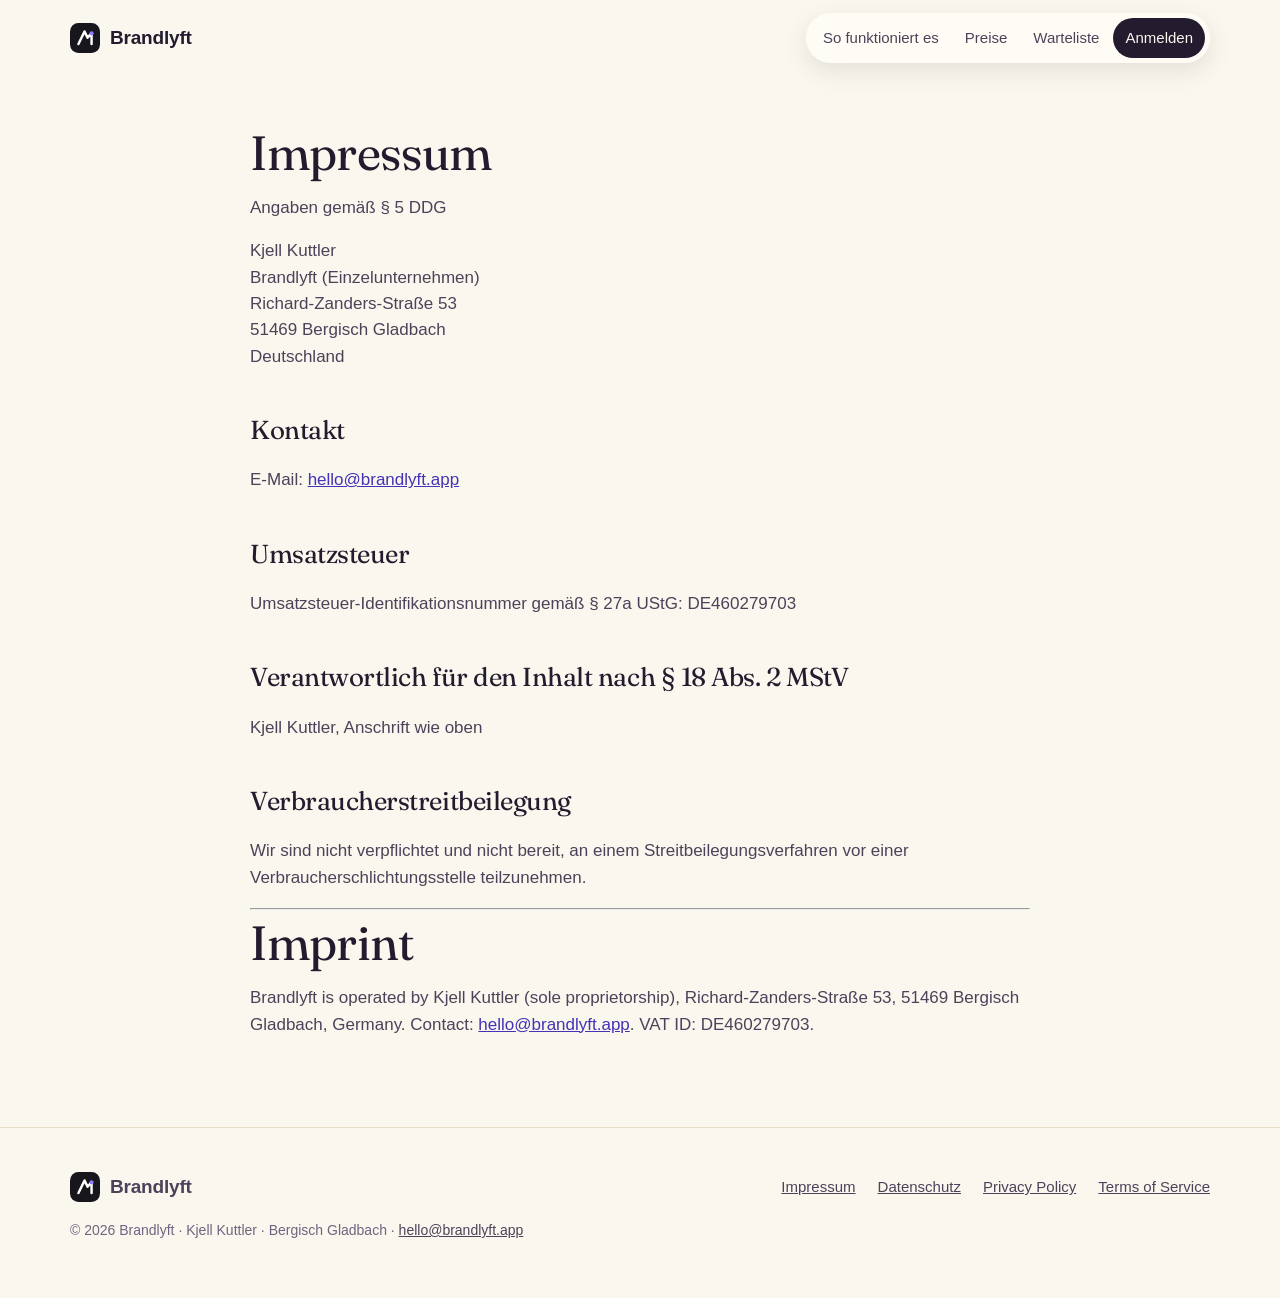
<file: imprint.html>
<!doctype html>
<html lang="de">
<head>
<meta charset="utf-8">
<meta http-equiv="Content-Security-Policy" content="default-src 'none'; script-src 'self'; style-src 'self'; img-src 'self' data: https:; media-src 'self' blob: https://storage.googleapis.com; connect-src 'self' https://brandlyft-api-318800310726.europe-west3.run.app https://storage.googleapis.com; font-src 'self'; form-action 'self'; base-uri 'none'; object-src 'none'; frame-src 'none'; upgrade-insecure-requests">
<meta name="viewport" content="width=device-width, initial-scale=1, viewport-fit=cover">
<title>Impressum / Imprint · Brandlyft</title>
<meta name="description" content="Impressum von Brandlyft">
<link rel="icon" href="/favicon.svg" type="image/svg+xml">
<link rel="stylesheet" href="/assets/site.css">
</head>
<body>
<header class="top">
  <div class="wrap">
    <a class="logo" href="/de/"><img src="/logo.svg" alt="" width="30" height="30">Brandlyft</a>
    <nav class="nav" aria-label="Brandlyft"><a class="wide" href="/de/#how">So funktioniert es</a><a class="wide" href="/de/#pricing">Preise</a><a class="wide" href="/warteliste/">Warteliste</a><a class="pill" href="/app/">Anmelden</a></nav>
  </div>
</header>
<main class="page">
<div class="wrap legal">

<h1>Impressum</h1>
<p>Angaben gemäß § 5 DDG</p>
<p>Kjell Kuttler<br>Brandlyft (Einzelunternehmen)<br>Richard-Zanders-Straße 53<br>51469 Bergisch Gladbach<br>Deutschland</p>
<h2>Kontakt</h2>
<p>E-Mail: <a href="mailto:hello@brandlyft.app">hello@brandlyft.app</a></p>
<h2>Umsatzsteuer</h2>
<p>Umsatzsteuer-Identifikationsnummer gemäß § 27a UStG: DE460279703</p>
<h2>Verantwortlich für den Inhalt nach § 18 Abs. 2 MStV</h2>
<p>Kjell Kuttler, Anschrift wie oben</p>
<h2>Verbraucherstreitbeilegung</h2>
<p>Wir sind nicht verpflichtet und nicht bereit, an einem Streitbeilegungsverfahren vor einer Verbraucherschlichtungsstelle teilzunehmen.</p>
<hr class="sep">
<h1>Imprint</h1>
<p>Brandlyft is operated by Kjell Kuttler (sole proprietorship), Richard-Zanders-Straße 53, 51469 Bergisch Gladbach, Germany. Contact: <a href="mailto:hello@brandlyft.app">hello@brandlyft.app</a>. VAT ID: DE460279703.</p>

</div>
</main>
<footer class="foot">
  <div class="wrap">
    <a class="logo" href="/de/"><img src="/logo.svg" alt="" width="26" height="26">Brandlyft</a>
    <div class="foot-links"><a href="/imprint.html">Impressum</a><a href="/datenschutz.html">Datenschutz</a><a href="/privacy.html">Privacy Policy</a><a href="/terms.html">Terms of Service</a></div>
    <div class="foot-meta">© 2026 Brandlyft · Kjell Kuttler · Bergisch Gladbach · <a href="mailto:hello@brandlyft.app">hello@brandlyft.app</a></div>
  </div>
</footer>
</body>
</html>
</file>
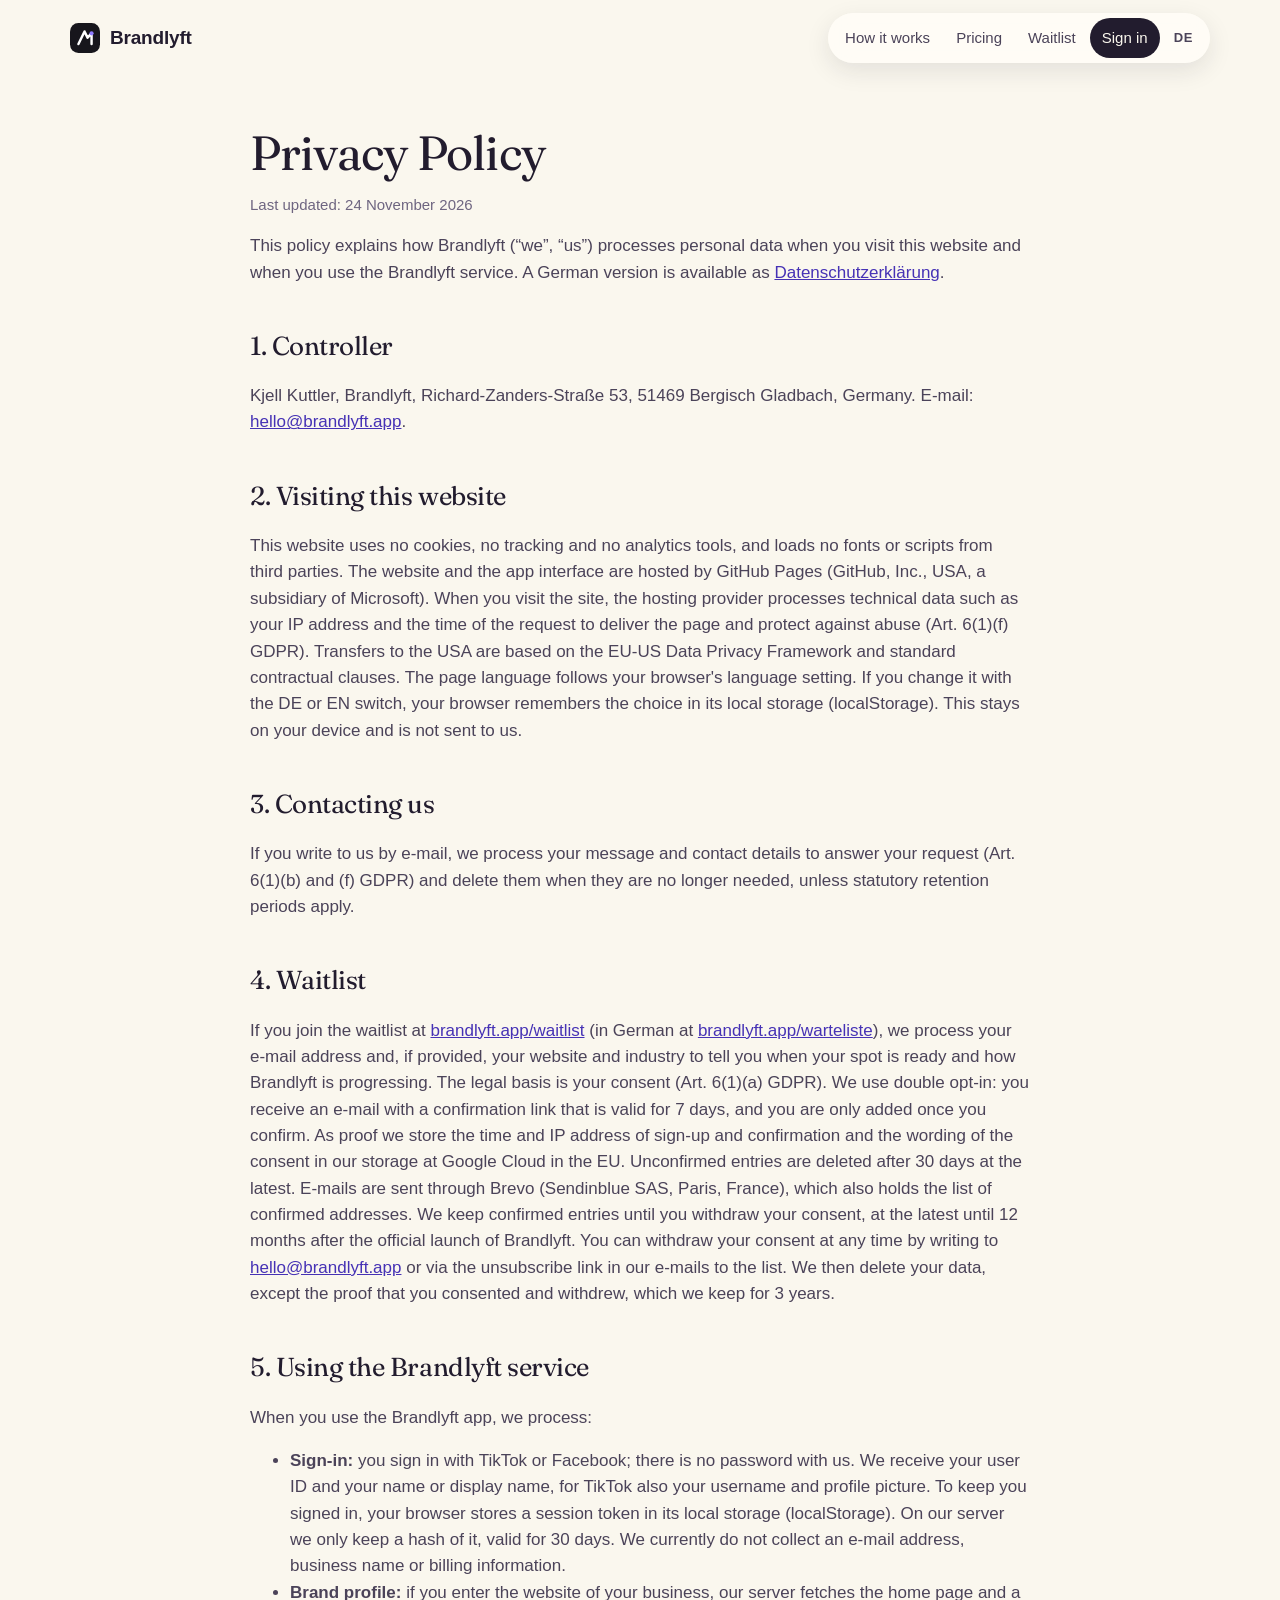
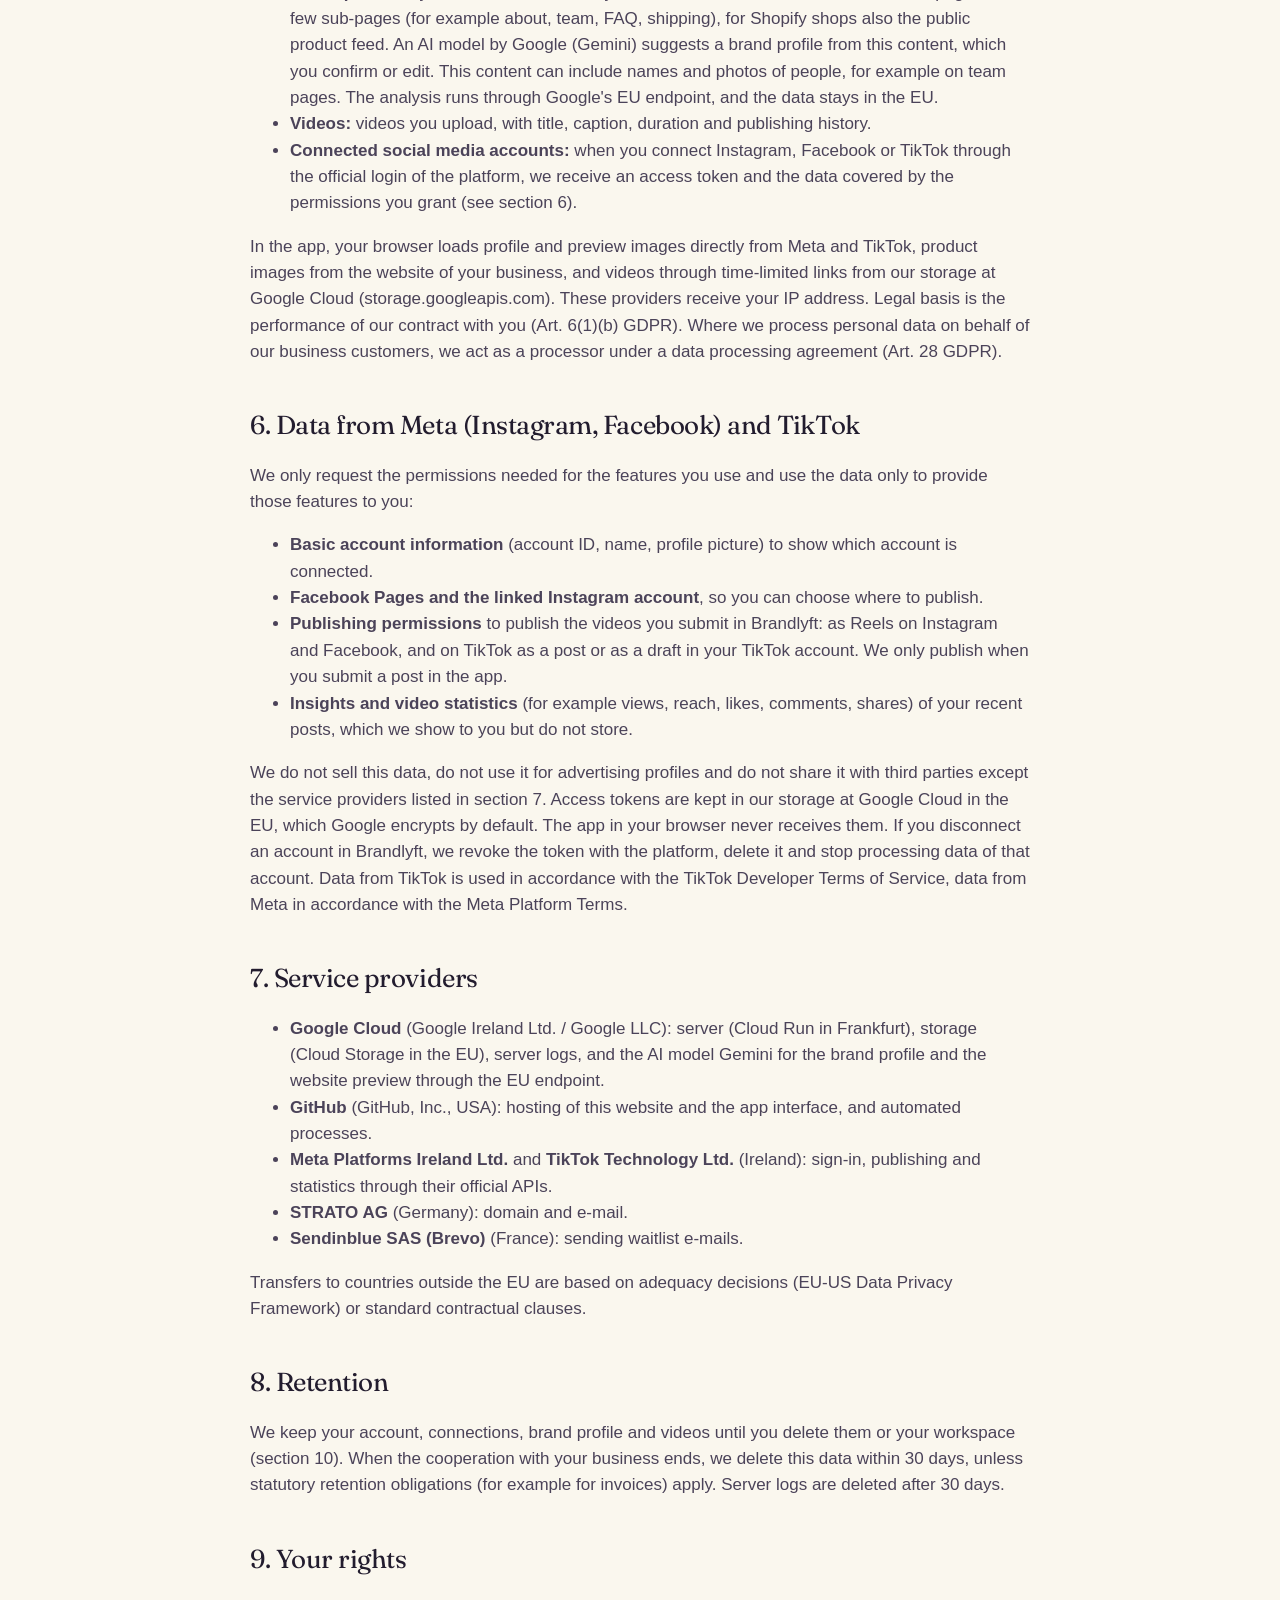
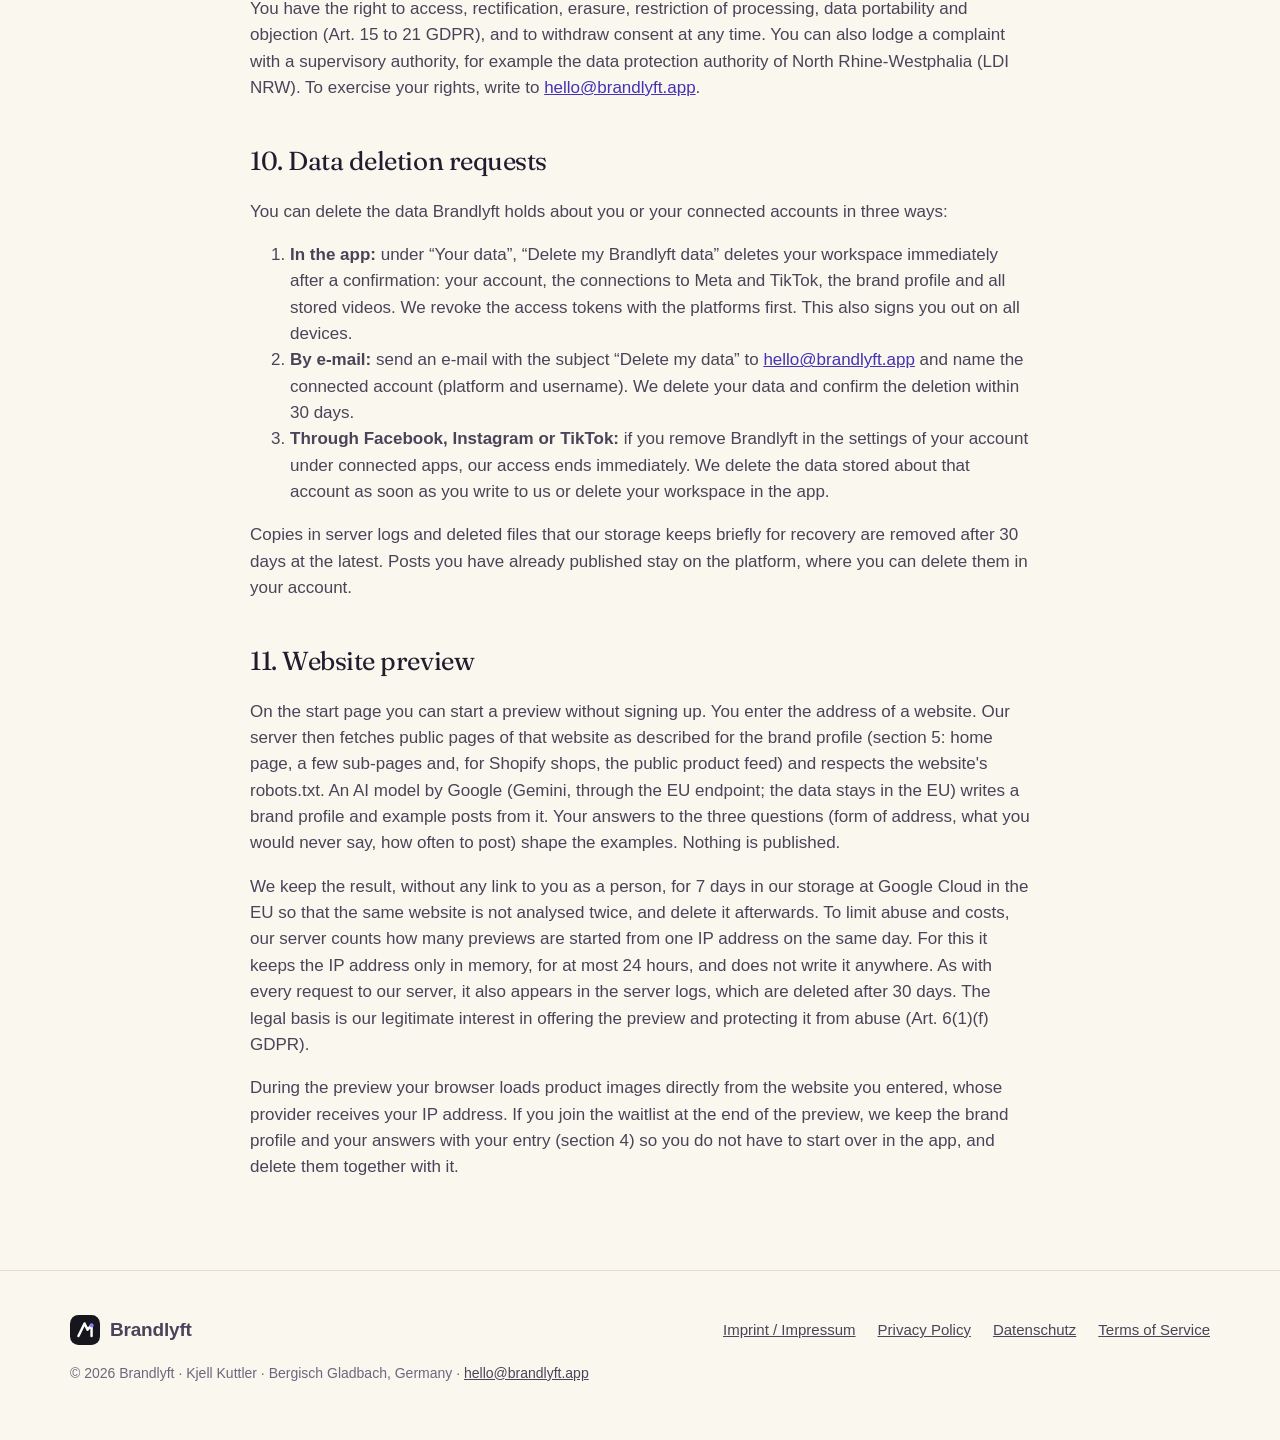
<file: privacy.html>
<!doctype html>
<html lang="en">
<head>
<meta charset="utf-8">
<meta http-equiv="Content-Security-Policy" content="default-src 'none'; script-src 'self'; style-src 'self'; img-src 'self' data: https:; media-src 'self' blob: https://storage.googleapis.com; connect-src 'self' https://brandlyft-api-318800310726.europe-west3.run.app https://storage.googleapis.com; font-src 'self'; form-action 'self'; base-uri 'none'; object-src 'none'; frame-src 'none'; upgrade-insecure-requests">
<meta name="viewport" content="width=device-width, initial-scale=1, viewport-fit=cover">
<title>Privacy Policy · Brandlyft</title>
<meta name="description" content="How Brandlyft processes personal data">
<link rel="alternate" hreflang="en" href="https://brandlyft.app/privacy.html">
<link rel="alternate" hreflang="de" href="https://brandlyft.app/datenschutz.html">
<link rel="alternate" hreflang="x-default" href="https://brandlyft.app/privacy.html">
<script src="/lang.js"></script>
<link rel="icon" href="/favicon.svg" type="image/svg+xml">
<link rel="stylesheet" href="/assets/site.css">
</head>
<body>
<header class="top">
  <div class="wrap">
    <a class="logo" href="/"><img src="/logo.svg" alt="" width="30" height="30">Brandlyft</a>
    <nav class="nav" aria-label="Brandlyft"><a class="wide" href="/#how">How it works</a><a class="wide" href="/#pricing">Pricing</a><a class="wide" href="/waitlist/">Waitlist</a><a class="pill" href="/app/">Sign in</a><a class="lang" href="/datenschutz.html?lang=de" hreflang="de" title="Deutsch">DE</a></nav>
  </div>
</header>
<main class="page">
<div class="wrap legal">

<h1>Privacy Policy</h1>
<p class="stand">Last updated: 24 November 2026</p>
<p>This policy explains how Brandlyft (“we”, “us”) processes personal data when you visit this website and when you use the Brandlyft service. A German version is available as <a href="/datenschutz.html">Datenschutzerklärung</a>.</p>

<h2>1. Controller</h2>
<p>Kjell Kuttler, Brandlyft, Richard-Zanders-Straße 53, 51469 Bergisch Gladbach, Germany. E-mail: <a href="mailto:hello@brandlyft.app">hello@brandlyft.app</a>.</p>

<h2>2. Visiting this website</h2>
<p>This website uses no cookies, no tracking and no analytics tools, and loads no fonts or scripts from third parties. The website and the app interface are hosted by GitHub Pages (GitHub, Inc., USA, a subsidiary of Microsoft). When you visit the site, the hosting provider processes technical data such as your IP address and the time of the request to deliver the page and protect against abuse (Art. 6(1)(f) GDPR). Transfers to the USA are based on the EU-US Data Privacy Framework and standard contractual clauses. The page language follows your browser's language setting. If you change it with the DE or EN switch, your browser remembers the choice in its local storage (localStorage). This stays on your device and is not sent to us.</p>

<h2>3. Contacting us</h2>
<p>If you write to us by e-mail, we process your message and contact details to answer your request (Art. 6(1)(b) and (f) GDPR) and delete them when they are no longer needed, unless statutory retention periods apply.</p>

<h2 id="waitlist">4. Waitlist</h2>
<p>If you join the waitlist at <a href="/waitlist/">brandlyft.app/waitlist</a> (in German at <a href="/warteliste/">brandlyft.app/warteliste</a>), we process your e-mail address and, if provided, your website and industry to tell you when your spot is ready and how Brandlyft is progressing. The legal basis is your consent (Art. 6(1)(a) GDPR). We use double opt-in: you receive an e-mail with a confirmation link that is valid for 7 days, and you are only added once you confirm. As proof we store the time and IP address of sign-up and confirmation and the wording of the consent in our storage at Google Cloud in the EU. Unconfirmed entries are deleted after 30 days at the latest. E-mails are sent through Brevo (Sendinblue SAS, Paris, France), which also holds the list of confirmed addresses. We keep confirmed entries until you withdraw your consent, at the latest until 12 months after the official launch of Brandlyft. You can withdraw your consent at any time by writing to <a href="mailto:hello@brandlyft.app">hello@brandlyft.app</a> or via the unsubscribe link in our e-mails to the list. We then delete your data, except the proof that you consented and withdrew, which we keep for 3 years.</p>
<h2>5. Using the Brandlyft service</h2>
<p>When you use the Brandlyft app, we process:</p>
<ul>
<li><strong>Sign-in:</strong> you sign in with TikTok or Facebook; there is no password with us. We receive your user ID and your name or display name, for TikTok also your username and profile picture. To keep you signed in, your browser stores a session token in its local storage (localStorage). On our server we only keep a hash of it, valid for 30 days. We currently do not collect an e-mail address, business name or billing information.</li>
<li><strong>Brand profile:</strong> if you enter the website of your business, our server fetches the home page and a few sub-pages (for example about, team, FAQ, shipping), for Shopify shops also the public product feed. An AI model by Google (Gemini) suggests a brand profile from this content, which you confirm or edit. This content can include names and photos of people, for example on team pages. The analysis runs through Google's EU endpoint, and the data stays in the EU.</li>
<li><strong>Videos:</strong> videos you upload, with title, caption, duration and publishing history.</li>
<li><strong>Connected social media accounts:</strong> when you connect Instagram, Facebook or TikTok through the official login of the platform, we receive an access token and the data covered by the permissions you grant (see section 6).</li>
</ul>
<p>In the app, your browser loads profile and preview images directly from Meta and TikTok, product images from the website of your business, and videos through time-limited links from our storage at Google Cloud (storage.googleapis.com). These providers receive your IP address. Legal basis is the performance of our contract with you (Art. 6(1)(b) GDPR). Where we process personal data on behalf of our business customers, we act as a processor under a data processing agreement (Art. 28 GDPR).</p>

<h2>6. Data from Meta (Instagram, Facebook) and TikTok</h2>
<p>We only request the permissions needed for the features you use and use the data only to provide those features to you:</p>
<ul>
<li><strong>Basic account information</strong> (account ID, name, profile picture) to show which account is connected.</li>
<li><strong>Facebook Pages and the linked Instagram account</strong>, so you can choose where to publish.</li>
<li><strong>Publishing permissions</strong> to publish the videos you submit in Brandlyft: as Reels on Instagram and Facebook, and on TikTok as a post or as a draft in your TikTok account. We only publish when you submit a post in the app.</li>
<li><strong>Insights and video statistics</strong> (for example views, reach, likes, comments, shares) of your recent posts, which we show to you but do not store.</li>
</ul>
<p>We do not sell this data, do not use it for advertising profiles and do not share it with third parties except the service providers listed in section 7. Access tokens are kept in our storage at Google Cloud in the EU, which Google encrypts by default. The app in your browser never receives them. If you disconnect an account in Brandlyft, we revoke the token with the platform, delete it and stop processing data of that account. Data from TikTok is used in accordance with the TikTok Developer Terms of Service, data from Meta in accordance with the Meta Platform Terms.</p>

<h2>7. Service providers</h2>
<ul>
<li><strong>Google Cloud</strong> (Google Ireland Ltd. / Google LLC): server (Cloud Run in Frankfurt), storage (Cloud Storage in the EU), server logs, and the AI model Gemini for the brand profile and the website preview through the EU endpoint.</li>
<li><strong>GitHub</strong> (GitHub, Inc., USA): hosting of this website and the app interface, and automated processes.</li>
<li><strong>Meta Platforms Ireland Ltd.</strong> and <strong>TikTok Technology Ltd.</strong> (Ireland): sign-in, publishing and statistics through their official APIs.</li>
<li><strong>STRATO AG</strong> (Germany): domain and e-mail.</li>
<li><strong>Sendinblue SAS (Brevo)</strong> (France): sending waitlist e-mails.</li>
</ul>
<p>Transfers to countries outside the EU are based on adequacy decisions (EU-US Data Privacy Framework) or standard contractual clauses.</p>

<h2>8. Retention</h2>
<p>We keep your account, connections, brand profile and videos until you delete them or your workspace (section 10). When the cooperation with your business ends, we delete this data within 30 days, unless statutory retention obligations (for example for invoices) apply. Server logs are deleted after 30 days.</p>

<h2>9. Your rights</h2>
<p>You have the right to access, rectification, erasure, restriction of processing, data portability and objection (Art. 15 to 21 GDPR), and to withdraw consent at any time. You can also lodge a complaint with a supervisory authority, for example the data protection authority of North Rhine-Westphalia (LDI NRW). To exercise your rights, write to <a href="mailto:hello@brandlyft.app">hello@brandlyft.app</a>.</p>

<h2 id="data-deletion">10. Data deletion requests</h2>
<p>You can delete the data Brandlyft holds about you or your connected accounts in three ways:</p>
<ol>
<li><strong>In the app:</strong> under “Your data”, “Delete my Brandlyft data” deletes your workspace immediately after a confirmation: your account, the connections to Meta and TikTok, the brand profile and all stored videos. We revoke the access tokens with the platforms first. This also signs you out on all devices.</li>
<li><strong>By e-mail:</strong> send an e-mail with the subject “Delete my data” to <a href="mailto:hello@brandlyft.app">hello@brandlyft.app</a> and name the connected account (platform and username). We delete your data and confirm the deletion within 30 days.</li>
<li><strong>Through Facebook, Instagram or TikTok:</strong> if you remove Brandlyft in the settings of your account under connected apps, our access ends immediately. We delete the data stored about that account as soon as you write to us or delete your workspace in the app.</li>
</ol>
<p>Copies in server logs and deleted files that our storage keeps briefly for recovery are removed after 30 days at the latest. Posts you have already published stay on the platform, where you can delete them in your account.</p>

<h2 id="preview">11. Website preview</h2>
<p>On the start page you can start a preview without signing up. You enter the address of a website. Our server then fetches public pages of that website as described for the brand profile (section 5: home page, a few sub-pages and, for Shopify shops, the public product feed) and respects the website's robots.txt. An AI model by Google (Gemini, through the EU endpoint; the data stays in the EU) writes a brand profile and example posts from it. Your answers to the three questions (form of address, what you would never say, how often to post) shape the examples. Nothing is published.</p>
<p>We keep the result, without any link to you as a person, for 7 days in our storage at Google Cloud in the EU so that the same website is not analysed twice, and delete it afterwards. To limit abuse and costs, our server counts how many previews are started from one IP address on the same day. For this it keeps the IP address only in memory, for at most 24 hours, and does not write it anywhere. As with every request to our server, it also appears in the server logs, which are deleted after 30 days. The legal basis is our legitimate interest in offering the preview and protecting it from abuse (Art. 6(1)(f) GDPR).</p>
<p>During the preview your browser loads product images directly from the website you entered, whose provider receives your IP address. If you join the waitlist at the end of the preview, we keep the brand profile and your answers with your entry (section 4) so you do not have to start over in the app, and delete them together with it.</p>
</div>
</main>
<footer class="foot">
  <div class="wrap">
    <a class="logo" href="/"><img src="/logo.svg" alt="" width="26" height="26">Brandlyft</a>
    <div class="foot-links"><a href="/imprint.html">Imprint / Impressum</a><a href="/privacy.html">Privacy Policy</a><a href="/datenschutz.html">Datenschutz</a><a href="/terms.html">Terms of Service</a></div>
    <div class="foot-meta">© 2026 Brandlyft · Kjell Kuttler · Bergisch Gladbach, Germany · <a href="mailto:hello@brandlyft.app">hello@brandlyft.app</a></div>
  </div>
</footer>
</body>
</html>
</file>
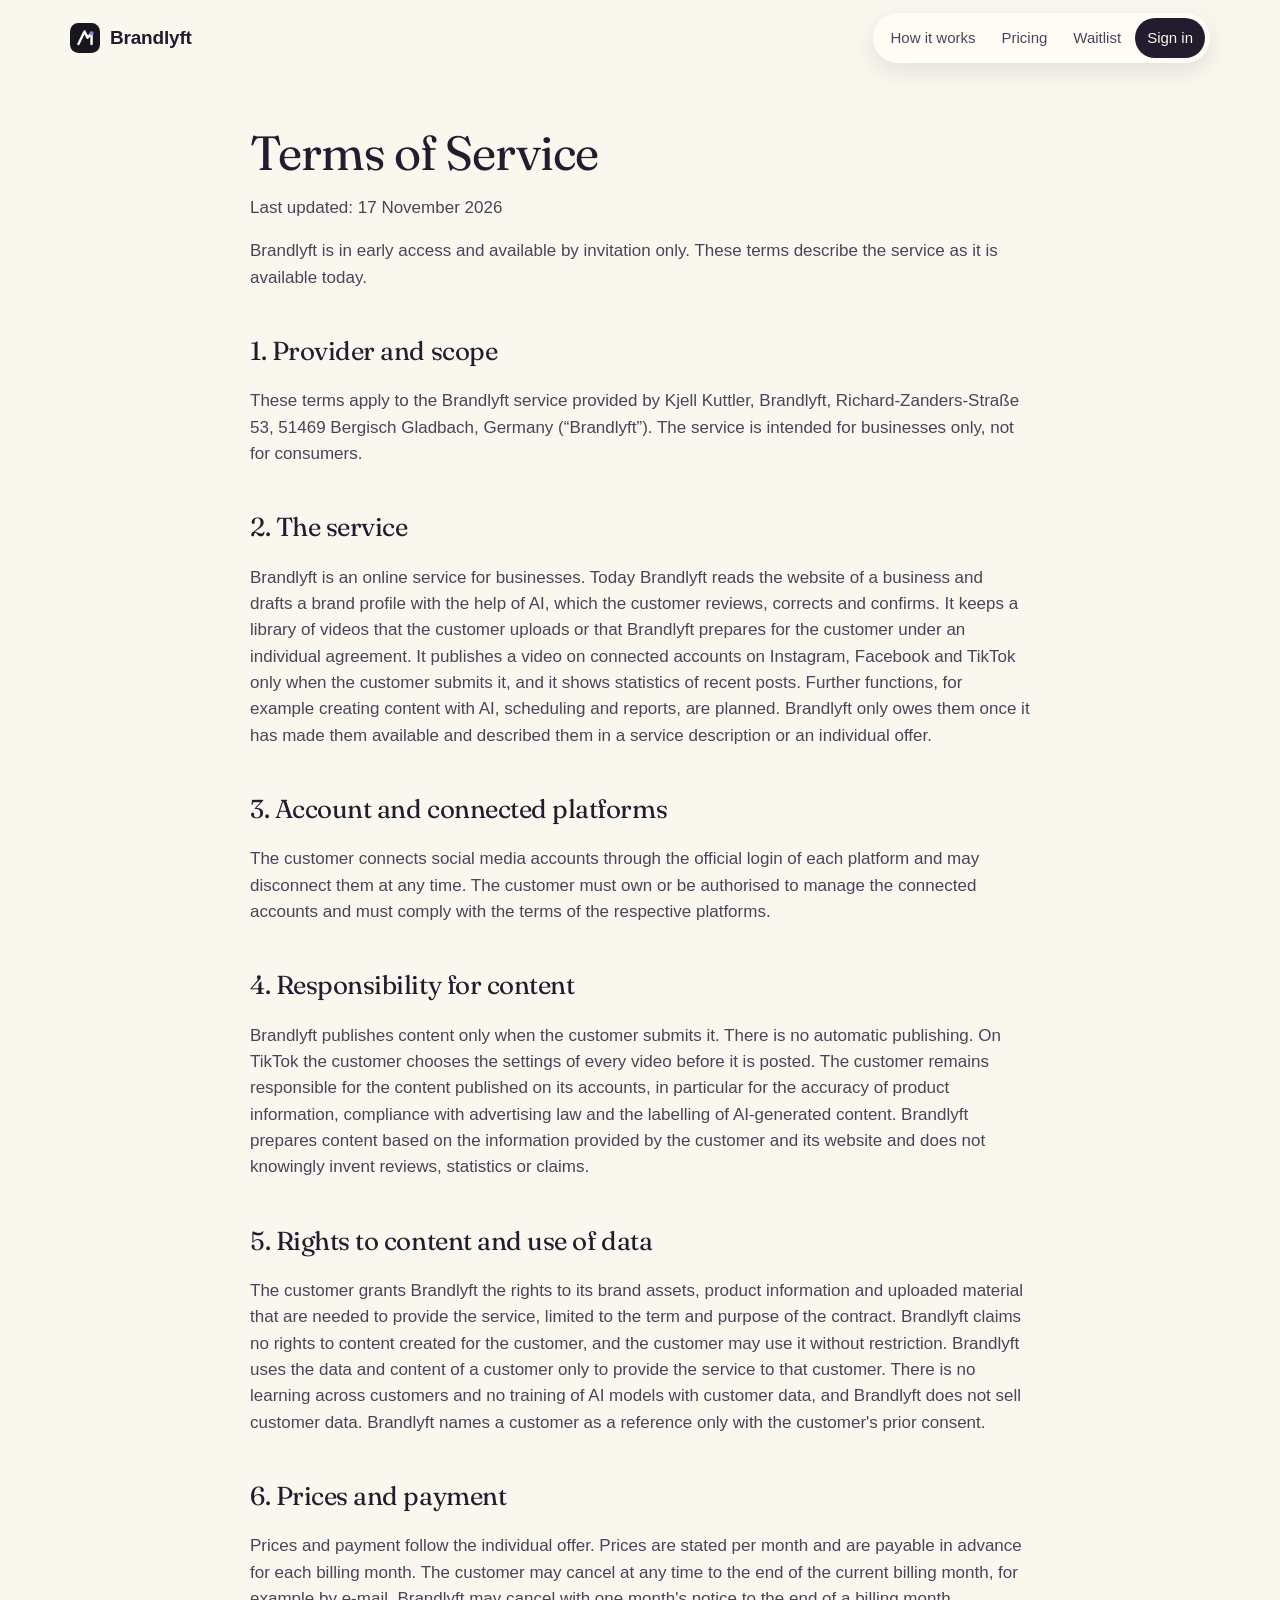
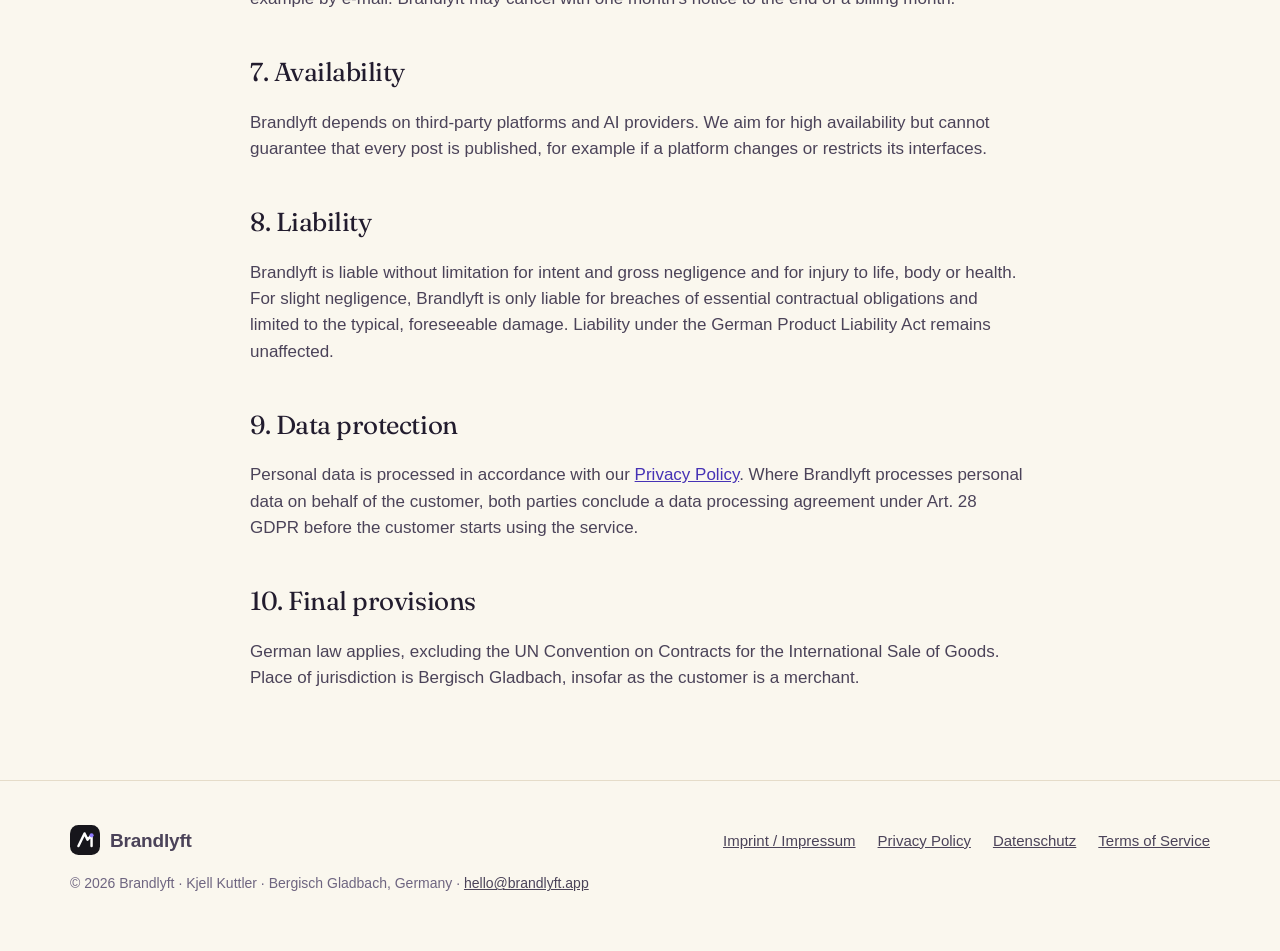
<file: terms.html>
<!doctype html>
<html lang="en">
<head>
<meta charset="utf-8">
<meta http-equiv="Content-Security-Policy" content="default-src 'none'; script-src 'self'; style-src 'self'; img-src 'self' data: https:; media-src 'self' blob: https://storage.googleapis.com; connect-src 'self' https://brandlyft-api-318800310726.europe-west3.run.app https://storage.googleapis.com; font-src 'self'; form-action 'self'; base-uri 'none'; object-src 'none'; frame-src 'none'; upgrade-insecure-requests">
<meta name="viewport" content="width=device-width, initial-scale=1, viewport-fit=cover">
<title>Terms of Service · Brandlyft</title>
<meta name="description" content="Terms of Service of Brandlyft">
<link rel="icon" href="/favicon.svg" type="image/svg+xml">
<link rel="stylesheet" href="/assets/site.css">
</head>
<body>
<header class="top">
  <div class="wrap">
    <a class="logo" href="/"><img src="/logo.svg" alt="" width="30" height="30">Brandlyft</a>
    <nav class="nav" aria-label="Brandlyft"><a class="wide" href="/#how">How it works</a><a class="wide" href="/#pricing">Pricing</a><a class="wide" href="/waitlist/">Waitlist</a><a class="pill" href="/app/">Sign in</a></nav>
  </div>
</header>
<main class="page">
<div class="wrap legal">

<h1>Terms of Service</h1>
<p>Last updated: 17 November 2026</p>
<p>Brandlyft is in early access and available by invitation only. These terms describe the service as it is available today.</p>
<h2>1. Provider and scope</h2>
<p>These terms apply to the Brandlyft service provided by Kjell Kuttler, Brandlyft, Richard-Zanders-Straße 53, 51469 Bergisch Gladbach, Germany (“Brandlyft”). The service is intended for businesses only, not for consumers.</p>
<h2>2. The service</h2>
<p>Brandlyft is an online service for businesses. Today Brandlyft reads the website of a business and drafts a brand profile with the help of AI, which the customer reviews, corrects and confirms. It keeps a library of videos that the customer uploads or that Brandlyft prepares for the customer under an individual agreement. It publishes a video on connected accounts on Instagram, Facebook and TikTok only when the customer submits it, and it shows statistics of recent posts. Further functions, for example creating content with AI, scheduling and reports, are planned. Brandlyft only owes them once it has made them available and described them in a service description or an individual offer.</p>
<h2>3. Account and connected platforms</h2>
<p>The customer connects social media accounts through the official login of each platform and may disconnect them at any time. The customer must own or be authorised to manage the connected accounts and must comply with the terms of the respective platforms.</p>
<h2>4. Responsibility for content</h2>
<p>Brandlyft publishes content only when the customer submits it. There is no automatic publishing. On TikTok the customer chooses the settings of every video before it is posted. The customer remains responsible for the content published on its accounts, in particular for the accuracy of product information, compliance with advertising law and the labelling of AI-generated content. Brandlyft prepares content based on the information provided by the customer and its website and does not knowingly invent reviews, statistics or claims.</p>
<h2>5. Rights to content and use of data</h2>
<p>The customer grants Brandlyft the rights to its brand assets, product information and uploaded material that are needed to provide the service, limited to the term and purpose of the contract. Brandlyft claims no rights to content created for the customer, and the customer may use it without restriction. Brandlyft uses the data and content of a customer only to provide the service to that customer. There is no learning across customers and no training of AI models with customer data, and Brandlyft does not sell customer data. Brandlyft names a customer as a reference only with the customer's prior consent.</p>
<h2>6. Prices and payment</h2>
<p>Prices and payment follow the individual offer. Prices are stated per month and are payable in advance for each billing month. The customer may cancel at any time to the end of the current billing month, for example by e-mail. Brandlyft may cancel with one month's notice to the end of a billing month.</p>
<h2>7. Availability</h2>
<p>Brandlyft depends on third-party platforms and AI providers. We aim for high availability but cannot guarantee that every post is published, for example if a platform changes or restricts its interfaces.</p>
<h2>8. Liability</h2>
<p>Brandlyft is liable without limitation for intent and gross negligence and for injury to life, body or health. For slight negligence, Brandlyft is only liable for breaches of essential contractual obligations and limited to the typical, foreseeable damage. Liability under the German Product Liability Act remains unaffected.</p>
<h2>9. Data protection</h2>
<p>Personal data is processed in accordance with our <a href="/privacy.html">Privacy Policy</a>. Where Brandlyft processes personal data on behalf of the customer, both parties conclude a data processing agreement under Art. 28 GDPR before the customer starts using the service.</p>
<h2>10. Final provisions</h2>
<p>German law applies, excluding the UN Convention on Contracts for the International Sale of Goods. Place of jurisdiction is Bergisch Gladbach, insofar as the customer is a merchant.</p>

</div>
</main>
<footer class="foot">
  <div class="wrap">
    <a class="logo" href="/"><img src="/logo.svg" alt="" width="26" height="26">Brandlyft</a>
    <div class="foot-links"><a href="/imprint.html">Imprint / Impressum</a><a href="/privacy.html">Privacy Policy</a><a href="/datenschutz.html">Datenschutz</a><a href="/terms.html">Terms of Service</a></div>
    <div class="foot-meta">© 2026 Brandlyft · Kjell Kuttler · Bergisch Gladbach, Germany · <a href="mailto:hello@brandlyft.app">hello@brandlyft.app</a></div>
  </div>
</footer>
</body>
</html>
</file>
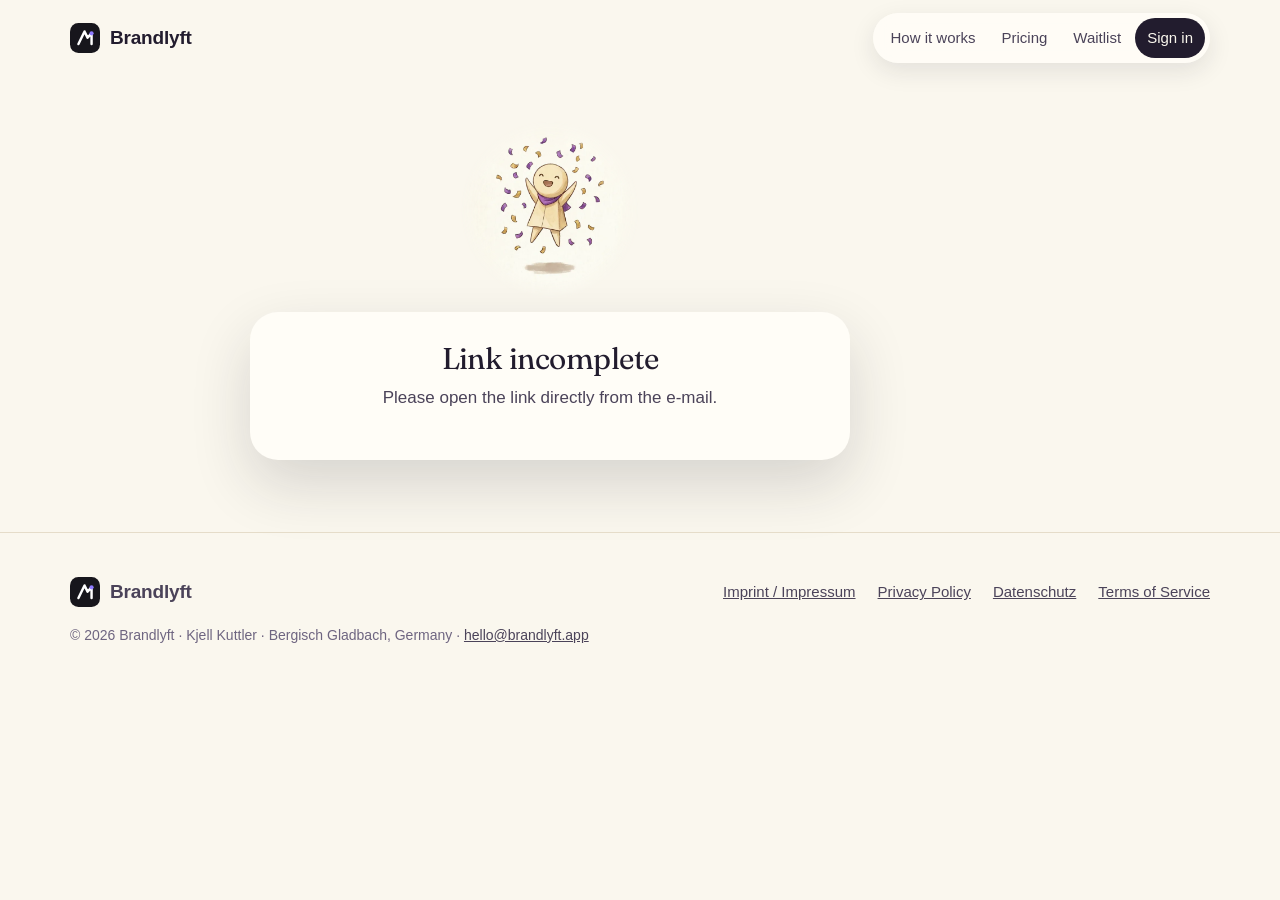
<file: waitlist/confirm.html>
<!doctype html>
<html lang="en">
<head>
<meta charset="utf-8">
<meta http-equiv="Content-Security-Policy" content="default-src 'none'; script-src 'self'; style-src 'self'; img-src 'self' data: https:; media-src 'self' blob: https://storage.googleapis.com; connect-src 'self' https://brandlyft-api-318800310726.europe-west3.run.app https://storage.googleapis.com; font-src 'self'; form-action 'self'; base-uri 'none'; object-src 'none'; frame-src 'none'; upgrade-insecure-requests">
<meta name="viewport" content="width=device-width, initial-scale=1, viewport-fit=cover">
<meta name="robots" content="noindex">
<title>Confirm your address · Brandlyft</title>
<link rel="icon" href="/favicon.svg" type="image/svg+xml">
<link rel="stylesheet" href="/assets/site.css">
</head>
<body>
<header class="top">
  <div class="wrap">
    <a class="logo" href="/"><img src="/logo.svg" alt="" width="30" height="30">Brandlyft</a>
    <nav class="nav" aria-label="Brandlyft"><a class="wide" href="/#how">How it works</a><a class="wide" href="/#pricing">Pricing</a><a class="wide" href="/waitlist/">Waitlist</a><a class="pill" href="/app/">Sign in</a></nav>
  </div>
</header>
<main class="page">
<div class="wrap">
  <section class="form-wrap">
    <div class="figure confirm-fig"><img class="float" src="/assets/img/figur-jubel.webp" alt="" width="640" height="640"></div>
    <div class="done" id="status">
    <h2>One moment</h2>
    <p>We are confirming your address.</p>
  </div>
  </section>
</div>
</main>
<footer class="foot">
  <div class="wrap">
    <a class="logo" href="/"><img src="/logo.svg" alt="" width="26" height="26">Brandlyft</a>
    <div class="foot-links"><a href="/imprint.html">Imprint / Impressum</a><a href="/privacy.html">Privacy Policy</a><a href="/datenschutz.html">Datenschutz</a><a href="/terms.html">Terms of Service</a></div>
    <div class="foot-meta">© 2026 Brandlyft · Kjell Kuttler · Bergisch Gladbach, Germany · <a href="mailto:hello@brandlyft.app">hello@brandlyft.app</a></div>
  </div>
</footer>
<script src="/app/config.js"></script>
<script src="/warteliste/warteliste.js"></script>
</body>
</html>
</file>
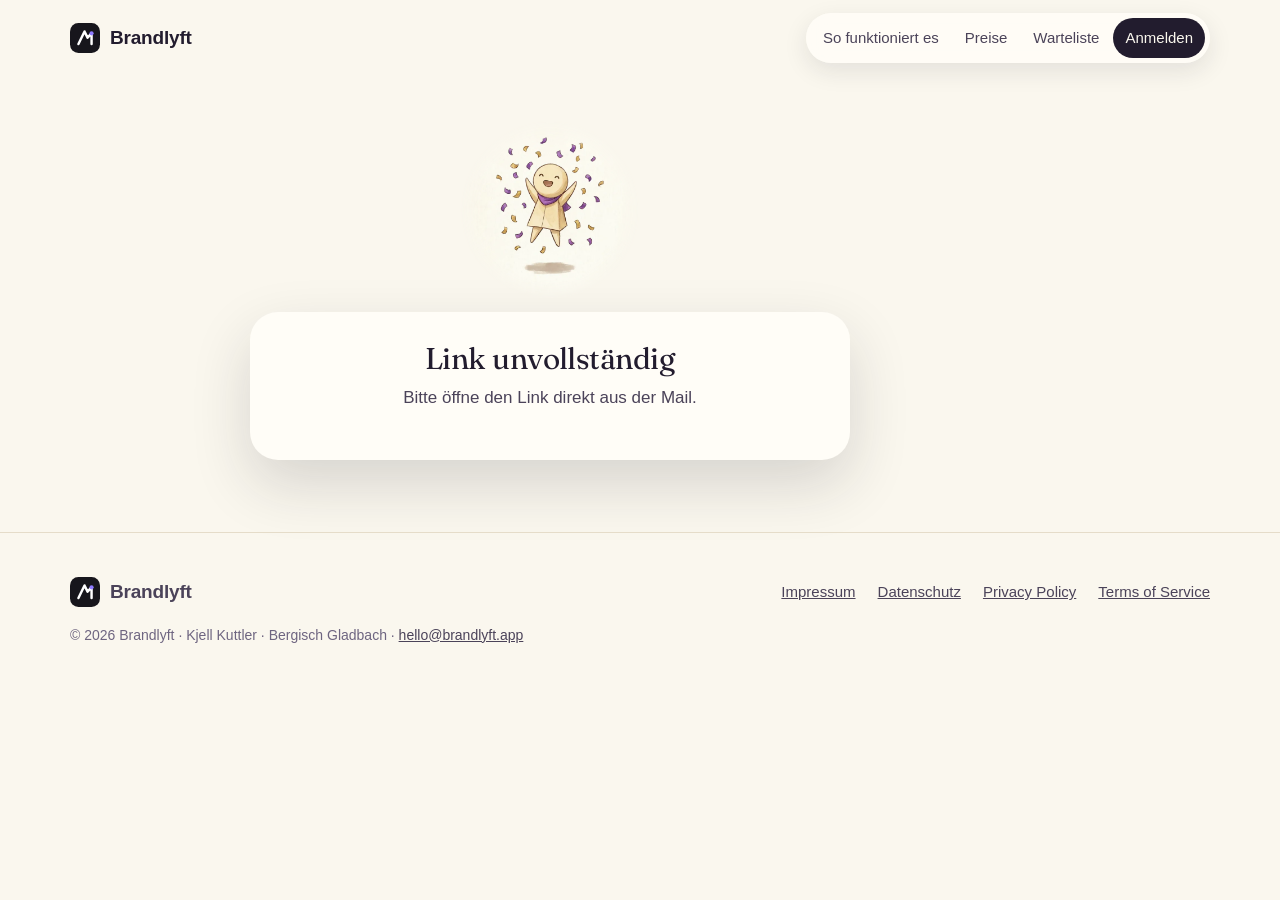
<file: warteliste/bestaetigen.html>
<!doctype html>
<html lang="de">
<head>
<meta charset="utf-8">
<meta http-equiv="Content-Security-Policy" content="default-src 'none'; script-src 'self'; style-src 'self'; img-src 'self' data: https:; media-src 'self' blob: https://storage.googleapis.com; connect-src 'self' https://brandlyft-api-318800310726.europe-west3.run.app https://storage.googleapis.com; font-src 'self'; form-action 'self'; base-uri 'none'; object-src 'none'; frame-src 'none'; upgrade-insecure-requests">
<meta name="viewport" content="width=device-width, initial-scale=1, viewport-fit=cover">
<meta name="robots" content="noindex">
<title>Adresse bestätigen · Brandlyft</title>
<link rel="icon" href="/favicon.svg" type="image/svg+xml">
<link rel="stylesheet" href="/assets/site.css">
</head>
<body>
<header class="top">
  <div class="wrap">
    <a class="logo" href="/de/"><img src="/logo.svg" alt="" width="30" height="30">Brandlyft</a>
    <nav class="nav" aria-label="Brandlyft"><a class="wide" href="/de/#how">So funktioniert es</a><a class="wide" href="/de/#pricing">Preise</a><a class="wide" href="/warteliste/">Warteliste</a><a class="pill" href="/app/">Anmelden</a></nav>
  </div>
</header>
<main class="page">
<div class="wrap">
  <section class="form-wrap">
    <div class="figure confirm-fig"><img class="float" src="/assets/img/figur-jubel.webp" alt="" width="640" height="640"></div>
    <div class="done" id="status">
    <h2>Einen Moment</h2>
    <p>Wir bestätigen deine Adresse.</p>
  </div>
  </section>
</div>
</main>
<footer class="foot">
  <div class="wrap">
    <a class="logo" href="/de/"><img src="/logo.svg" alt="" width="26" height="26">Brandlyft</a>
    <div class="foot-links"><a href="/imprint.html">Impressum</a><a href="/datenschutz.html">Datenschutz</a><a href="/privacy.html">Privacy Policy</a><a href="/terms.html">Terms of Service</a></div>
    <div class="foot-meta">© 2026 Brandlyft · Kjell Kuttler · Bergisch Gladbach · <a href="mailto:hello@brandlyft.app">hello@brandlyft.app</a></div>
  </div>
</footer>
<script src="/app/config.js"></script>
<script src="/warteliste/warteliste.js"></script>
</body>
</html>
</file>
<file: assets/site.css>
/* Brandlyft website: painted balloon world with the paper helpers, large serif with an italic second part.
   Light and dark follow the device; there is no switch. The app (/app/) keeps its own look in /style.css. */

@font-face { font-family: "Fraunces"; font-style: normal; font-weight: 300 700; font-display: swap;
  src: url("/assets/fonts/fraunces-latin-opsz-normal.woff2") format("woff2"); }
@font-face { font-family: "Fraunces"; font-style: italic; font-weight: 300 700; font-display: swap;
  src: url("/assets/fonts/fraunces-latin-opsz-italic.woff2") format("woff2"); }

:root {
  --paper: #faf7ee;
  --paper-2: #f2ecdd;
  --card: #fffdf7;
  --ink: #221c2e;
  --ink-2: #4b4359;
  --muted: #6e6580;
  --line: #e5dcc9;
  --accent: #5b45d6;
  --accent-ink: #4632b5;
  --accent-soft: #ebe6fb;
  --gold: #d9952b;
  --ok: #276b40;
  --ok-soft: #e1f1e5;
  --warn: #974410;
  --warn-soft: #fbe9da;
  --shadow: 0 24px 60px rgba(34, 28, 46, .16);
  --shadow-s: 0 8px 24px rgba(34, 28, 46, .10);
  --scene-veil: linear-gradient(90deg, rgba(250, 247, 238, .96) 0%, rgba(250, 247, 238, .78) 34%, rgba(250, 247, 238, 0) 62%);
  --display: "Fraunces", "Iowan Old Style", "Palatino Linotype", Palatino, Georgia, serif;
  --text: -apple-system, BlinkMacSystemFont, "Segoe UI", Roboto, "Helvetica Neue", Arial, sans-serif;
  --radius: 22px;
  color-scheme: light dark;
}
@media (prefers-color-scheme: dark) {
  :root {
    --paper: #15111e;
    --paper-2: #1c1728;
    --card: #231d33;
    --ink: #f5eee2;
    --ink-2: #d3cadc;
    --muted: #a59bb6;
    --line: #362e49;
    --accent: #a597ff;
    --accent-ink: #c2b8ff;
    --accent-soft: #2d2649;
    --gold: #f0bd5c;
    --ok: #93d6a9;
    --ok-soft: #1d3428;
    --warn: #f3ad7c;
    --warn-soft: #3c2619;
    --shadow: 0 24px 60px rgba(0, 0, 0, .45);
    --shadow-s: 0 8px 24px rgba(0, 0, 0, .35);
    --scene-veil: linear-gradient(90deg, rgba(21, 17, 30, .94) 0%, rgba(21, 17, 30, .78) 36%, rgba(21, 17, 30, .12) 66%);
  }
}

* { box-sizing: border-box; }
[hidden] { display: none !important; }
html { -webkit-text-size-adjust: 100%; scroll-behavior: smooth; }
body { margin: 0; background: var(--paper); color: var(--ink); font-family: var(--text); font-size: 17px; line-height: 1.55;
  -webkit-font-smoothing: antialiased; text-rendering: optimizeLegibility; }
img { max-width: 100%; }
a { color: var(--accent-ink); }
button, input, select { font: inherit; color: inherit; }
button { cursor: pointer; }
:focus-visible { outline: 3px solid var(--accent); outline-offset: 3px; border-radius: 6px; }
[tabindex="-1"]:focus { outline: none; }
h1, h2, h3, .display { font-family: var(--display); font-weight: 400; letter-spacing: -0.018em; text-wrap: balance; margin: 0; }
h1 em, h2 em, .display em { font-style: italic; color: var(--accent); }
.sr { position: absolute; width: 1px; height: 1px; overflow: hidden; clip: rect(0 0 0 0); white-space: nowrap; }
.wrap { width: 100%; max-width: 1180px; margin: 0 auto; padding-left: max(20px, env(safe-area-inset-left)); padding-right: max(20px, env(safe-area-inset-right)); }

/* Header */
.top { position: absolute; z-index: 20; top: 0; left: 0; right: 0; }
.top .wrap { display: flex; align-items: center; justify-content: space-between; gap: 16px; height: 76px; }
.logo { display: inline-flex; align-items: center; gap: 10px; font-weight: 700; font-size: 19px; letter-spacing: -0.01em; color: var(--ink); text-decoration: none; }
.logo img { width: 30px; height: 30px; }
.nav { display: flex; align-items: center; gap: 2px; padding: 5px; border-radius: 999px; background: color-mix(in srgb, var(--card) 86%, transparent);
  -webkit-backdrop-filter: blur(12px); backdrop-filter: blur(12px); box-shadow: var(--shadow-s); }
.nav a { color: var(--ink-2); text-decoration: none; font-size: 15px; font-weight: 500; padding: 8px 12px; border-radius: 999px; }
.nav a:hover { color: var(--ink); background: var(--paper-2); }
.nav a.pill { background: var(--ink); color: var(--paper); }
.nav a.pill:hover { background: var(--ink); color: var(--paper); }
.nav a.lang { font-size: 13px; font-weight: 700; letter-spacing: .05em; }

/* Buttons and the website field */
.btn { display: inline-flex; align-items: center; justify-content: center; gap: 10px; min-height: 54px; padding: 0 26px; border: 0; border-radius: 16px;
  background: var(--ink); color: var(--paper); font-weight: 650; font-size: 16.5px; text-decoration: none; transition: transform .18s ease, box-shadow .18s ease, background .2s ease; }
.btn:hover { transform: translateY(-2px); box-shadow: var(--shadow-s); }
.btn:active { transform: translateY(0); }
.btn.violet { background: var(--accent); color: #fff; }
@media (prefers-color-scheme: dark) { .btn.violet { color: #15111e; } }
.btn.ghost { background: transparent; color: var(--ink); box-shadow: inset 0 0 0 1.5px var(--line); }
.btn.small { min-height: 44px; padding: 0 18px; font-size: 15px; border-radius: 13px; }
.btn[disabled] { opacity: .45; cursor: not-allowed; transform: none; box-shadow: none; }
.link { background: none; border: 0; padding: 4px 0; color: var(--accent-ink); font-weight: 600; text-decoration: underline; text-underline-offset: 3px; }

.field { display: flex; gap: 8px; align-items: stretch; background: var(--card); border-radius: 20px; padding: 8px; box-shadow: var(--shadow), inset 0 0 0 1px var(--line); max-width: 560px; }
.field:focus-within { box-shadow: var(--shadow), inset 0 0 0 2px var(--accent); }
.field input { flex: 1 1 auto; min-width: 0; border: 0; outline: none; background: transparent; font-size: 19px; font-weight: 600; padding: 10px 14px; color: var(--ink); }
.field input::placeholder { color: var(--muted); font-weight: 500; }
.field .btn { flex: none; }
.hint { font-size: 14.5px; color: var(--muted); margin: 14px 0 0; display: flex; align-items: center; gap: 8px; }
.hint::before { content: ""; width: 8px; height: 8px; border-radius: 50%; background: var(--ok); box-shadow: 0 0 0 4px var(--ok-soft); flex: none; }
.form-msg { color: var(--warn); font-size: 15px; margin: 10px 0 0; min-height: 0; }

/* Hero */
.hero { position: relative; min-height: min(100svh, 920px); display: flex; align-items: center; overflow: hidden; background: #cfe2ee; }
.hero .scene { position: absolute; inset: 0; overflow: hidden; }
.hero .scene img { width: 100%; height: 100%; object-fit: cover; object-position: 62% 50%; }
.hero .scene::after { content: ""; position: absolute; inset: 0; background: var(--scene-veil); }
.hero .wrap { position: relative; z-index: 2; padding-top: 110px; padding-bottom: 80px; }
.hero-text { max-width: 640px; }
.eyebrow { display: inline-flex; align-items: center; gap: 8px; background: var(--card); color: var(--accent-ink); font-size: 13.5px; font-weight: 700; letter-spacing: .01em;
  padding: 8px 14px; border-radius: 999px; box-shadow: var(--shadow-s); }
.hero h1 { font-size: clamp(42px, 6.1vw, 80px); line-height: 1.0; margin: 22px 0 22px; }
.hero h1 .line { display: block; }
.hero .lead { font-size: clamp(18px, 1.6vw, 21px); color: var(--ink-2); max-width: 540px; margin: 0 0 30px; }

/* Sections */
.section { padding: clamp(72px, 10vw, 128px) 0; position: relative; }
.section.tint { background: var(--paper-2); }
.kicker { font-size: 13.5px; font-weight: 750; letter-spacing: .08em; text-transform: uppercase; color: var(--accent-ink); margin: 0 0 16px; }
.section h2 { font-size: clamp(34px, 4.6vw, 58px); line-height: 1.04; margin: 0 0 20px; max-width: 860px; }
.section .sub { font-size: 18.5px; color: var(--ink-2); max-width: 660px; margin: 0 0 48px; }
.note { font-size: 15px; color: var(--muted); margin: 28px 0 0; max-width: 760px; }

/* Figures: painted helpers on paper, edges feathered into the page; in dark mode they sit on a lit paper disc */
.figure { position: relative; aspect-ratio: 1; width: 100%; max-width: 360px; }
.figure img { width: 100%; height: 100%; object-fit: contain; -webkit-mask-image: radial-gradient(closest-side, #000 76%, transparent 100%); mask-image: radial-gradient(closest-side, #000 76%, transparent 100%); }
@media (prefers-color-scheme: dark) {
  .figure::before { content: ""; position: absolute; inset: 6%; border-radius: 50%; background: radial-gradient(closest-side, rgba(250, 248, 238, .16), transparent 74%); }
  .figure img { -webkit-mask-image: radial-gradient(closest-side, #000 60%, transparent 98%); mask-image: radial-gradient(closest-side, #000 60%, transparent 98%); filter: brightness(.94); }
}
.float { animation: float 4.2s ease-in-out infinite; }
@keyframes float { 0%, 100% { transform: translateY(0); } 50% { transform: translateY(-12px); } }

/* How it works */
.steps { display: grid; grid-template-columns: repeat(3, minmax(0, 1fr)); gap: 28px; counter-reset: step; }
.step-card { background: var(--card); border-radius: 28px; padding: 18px 26px 30px; box-shadow: var(--shadow-s); position: relative; }
.step-card .figure { max-width: 200px; margin: 0 auto 4px; }
.step-card h3 { font-size: 27px; line-height: 1.12; margin: 0 0 10px; }
.step-card h3::before { counter-increment: step; content: counter(step); display: inline-grid; place-items: center; width: 34px; height: 34px; margin-right: 12px;
  border-radius: 50%; background: var(--accent-soft); color: var(--accent-ink); font-family: var(--text); font-size: 15px; font-weight: 750; vertical-align: 5px; }
.step-card p { margin: 0; color: var(--ink-2); font-size: 16px; }

/* The check */
.check-grid { display: grid; grid-template-columns: minmax(0, 7fr) minmax(0, 5fr); gap: 56px; align-items: center; }
.checklist { list-style: none; padding: 0; margin: 0; display: grid; grid-template-columns: repeat(2, minmax(0, 1fr)); gap: 12px; }
.checklist li { display: flex; gap: 12px; align-items: flex-start; background: var(--card); border-radius: 16px; padding: 14px 16px; font-weight: 600; font-size: 15.5px; box-shadow: var(--shadow-s); }
.tick { flex: none; width: 24px; height: 24px; border-radius: 50%; background: var(--ok-soft); display: grid; place-items: center; margin-top: 1px; }
.tick svg { width: 13px; height: 13px; }
.tick { color: var(--ok); }
.check-art { position: relative; justify-self: center; width: 100%; max-width: 420px; }
.sticky { position: absolute; left: -6%; bottom: 8%; max-width: 270px; background: var(--warn-soft); color: var(--warn); border-radius: 16px; padding: 14px 16px; font-size: 14.5px; line-height: 1.45;
  box-shadow: var(--shadow); transform: rotate(-3deg); }
.sticky b { display: block; margin-bottom: 2px; }

/* Features, pricing, questions */
.grid { display: grid; gap: 20px; grid-template-columns: repeat(auto-fit, minmax(300px, 1fr)); }
.card { background: var(--card); border-radius: var(--radius); padding: 26px 26px 28px; box-shadow: var(--shadow-s); }
.card h3 { font-size: 24px; line-height: 1.15; margin: 0 0 10px; }
.card p { margin: 0; color: var(--ink-2); font-size: 16px; }
.card ul { margin: 16px 0 0; padding-left: 20px; color: var(--ink-2); font-size: 15.5px; }
.card li { margin: 4px 0; }
.price { font-family: var(--display); font-size: 48px; line-height: 1; margin: 10px 0 4px; letter-spacing: -0.02em; }
.price small { font-family: var(--text); font-size: 15px; color: var(--muted); letter-spacing: 0; }
.card.featured { box-shadow: var(--shadow), inset 0 0 0 2px var(--accent); }
.badge { display: inline-block; font-size: 12.5px; font-weight: 750; background: var(--accent-soft); color: var(--accent-ink); padding: 4px 10px; border-radius: 999px; margin-bottom: 8px; }
.faq details { max-width: 860px; }
details { background: var(--card); border-radius: 18px; margin-bottom: 12px; box-shadow: var(--shadow-s); }
summary { cursor: pointer; list-style: none; padding: 20px 56px 20px 24px; font-weight: 650; font-size: 17.5px; position: relative; }
summary::-webkit-details-marker { display: none; }
summary::after { content: "+"; position: absolute; right: 22px; top: 50%; transform: translateY(-50%); font-size: 26px; font-weight: 400; color: var(--accent-ink); transition: transform .2s ease; }
details[open] summary::after { transform: translateY(-50%) rotate(45deg); }
details p { margin: 0; padding: 0 24px 22px; color: var(--ink-2); }

/* Closing scene */
.finale { position: relative; overflow: hidden; padding: clamp(96px, 12vw, 160px) 0; background: #f3c98a; }
.finale .scene { position: absolute; inset: 0; overflow: hidden; }
.finale .scene img { width: 100%; height: 100%; object-fit: cover; object-position: 70% 50%; }
.finale .scene::after { content: ""; position: absolute; inset: 0; background: var(--scene-veil); }
.finale .wrap { position: relative; z-index: 2; }
.finale h2 { font-size: clamp(34px, 4.6vw, 58px); line-height: 1.04; max-width: 640px; margin: 0 0 18px; }
.finale p { color: var(--ink-2); max-width: 520px; margin: 0 0 28px; font-size: 18px; }
.finale .also { margin-top: 18px; font-size: 15.5px; color: var(--ink-2); }

/* Footer: legal links always visible, no menu */
.foot { padding: 44px 0 56px; border-top: 1px solid var(--line); color: var(--muted); font-size: 15px; }
.foot .wrap { display: flex; flex-wrap: wrap; gap: 18px 28px; align-items: center; justify-content: space-between; }
.foot-links { display: flex; flex-wrap: wrap; gap: 8px 22px; }
.foot a { color: var(--ink-2); }
.foot-meta { width: 100%; font-size: 14px; }

/* Plain pages: waitlist, legal texts */
.page-top { position: relative; }
.page { padding: 120px 0 72px; }
.page .wrap { max-width: 820px; }
.page h1 { font-size: clamp(38px, 5vw, 58px); line-height: 1.04; margin: 0 0 18px; }
.page .lead { font-size: 19px; color: var(--ink-2); margin: 0 0 32px; }
.legal { max-width: 780px; }
.legal h1 { font-size: clamp(34px, 4.4vw, 48px); margin: 8px 0 12px; }
.legal h2 { font-size: 26px; margin: 40px 0 10px; }
.legal h3 { font-size: 21px; margin: 28px 0 8px; }
.legal p, .legal li { color: var(--ink-2); }
.legal .stand { color: var(--muted); font-size: 15px; }
.signup, .done { background: var(--card); border-radius: 28px; padding: 30px 28px; box-shadow: var(--shadow); }
.signup h2, .done h2 { font-size: 30px; line-height: 1.1; margin: 0 0 10px; }
.signup .sub, .done p { color: var(--ink-2); margin: 0 0 18px; }
.signup label { display: block; font-weight: 650; font-size: 15px; margin: 16px 0 6px; }
.signup .opt { font-weight: 400; color: var(--muted); }
.signup input[type=email], .signup input[type=text], .signup select { width: 100%; font-size: 16.5px; padding: 13px 15px; border: 0; border-radius: 14px; background: var(--paper); color: var(--ink); box-shadow: inset 0 0 0 1.5px var(--line); }
.signup input:focus, .signup select:focus { outline: none; box-shadow: inset 0 0 0 2px var(--accent); }
.signup .check { display: flex; gap: 12px; align-items: flex-start; font-weight: 400; color: var(--ink-2); font-size: 14.5px; margin: 20px 0; line-height: 1.5; }
.signup .check input { margin-top: 3px; width: 20px; height: 20px; flex: none; accent-color: var(--accent); }
.signup .btn { width: 100%; }
.signup .msg { color: var(--warn); font-size: 15px; margin: 12px 0 0; min-height: 0; }
.hp { position: absolute; left: -9999px; width: 1px; height: 1px; overflow: hidden; }
.mini-steps { display: grid; grid-template-columns: repeat(3, minmax(0, 1fr)); gap: 16px; margin: 48px 0 0; }

/* Reveal on scroll, only when scripts run */
@media (scripting: enabled) {
  .reveal { opacity: 0; transform: translateY(22px); transition: opacity .8s cubic-bezier(.2, .8, .2, 1), transform .8s cubic-bezier(.2, .8, .2, 1); }
  .reveal.in { opacity: 1; transform: none; }
  .reveal.d1 { transition-delay: .08s; } .reveal.d2 { transition-delay: .16s; } .reveal.d3 { transition-delay: .24s; }
}
.rise { animation: rise .9s cubic-bezier(.2, .8, .2, 1) both; }
.rise.d1 { animation-delay: .12s; } .rise.d2 { animation-delay: .3s; } .rise.d3 { animation-delay: .46s; } .rise.d4 { animation-delay: .6s; }
@keyframes rise { from { opacity: 0; transform: translateY(18px); } to { opacity: 1; transform: none; } }
.drift { animation: drift 26s ease-in-out infinite alternate; transform-origin: 70% 40%; }
@keyframes drift { from { transform: scale(1.02); } to { transform: scale(1.09) translate(-1.2%, -1.4%); } }

/* ============ The preview (demo) ============ */
.stage { position: fixed; inset: 0; z-index: 100; background: var(--paper); overflow: hidden; }
.stage[hidden] { display: none; }
.stage.open { animation: stage-in .45s cubic-bezier(.2, .8, .2, 1) both; }
@keyframes stage-in { from { opacity: 0; transform: scale(.985); } to { opacity: 1; transform: none; } }
html.locked, html.locked body { overflow: hidden; }
.stage-top { position: absolute; z-index: 30; top: 0; left: 0; right: 0; height: 68px; display: flex; align-items: center; justify-content: space-between;
  padding: 0 max(16px, env(safe-area-inset-left)) 0 max(18px, env(safe-area-inset-left)); pointer-events: none; }
.stage-top > * { pointer-events: auto; }
.stage-top .logo { font-size: 17px; }
.stage-site { font-size: 14px; font-weight: 650; color: var(--ink-2); background: var(--card); padding: 6px 12px; border-radius: 999px; box-shadow: var(--shadow-s); max-width: 46vw; overflow: hidden; text-overflow: ellipsis; white-space: nowrap; }
.close { width: 44px; height: 44px; border-radius: 50%; border: 0; background: var(--card); box-shadow: var(--shadow-s); display: grid; place-items: center; }
.close svg { width: 18px; height: 18px; }
.step { position: absolute; inset: 0; overflow-y: auto; overscroll-behavior: contain; -webkit-overflow-scrolling: touch; }
.step[hidden] { display: none; }
.step-in { min-height: 100%; display: flex; align-items: center; padding: 84px max(18px, env(safe-area-inset-left)) 150px; }
.step-wrap { width: 100%; max-width: 1140px; margin: 0 auto; }
.step .scene { position: absolute; inset: 0; overflow: hidden; }
.step .scene img { width: 100%; height: 100%; object-fit: cover; object-position: 66% 50%; }
.step .scene::after { content: ""; position: absolute; inset: 0; background: var(--scene-veil); }
.panel { position: relative; max-width: 560px; background: color-mix(in srgb, var(--card) 94%, transparent); border-radius: 30px; padding: 30px; box-shadow: var(--shadow);
  -webkit-backdrop-filter: blur(6px); backdrop-filter: blur(6px); }
.panel h2 { font-size: clamp(30px, 3.6vw, 42px); line-height: 1.08; margin: 0 0 14px; }
.panel p { color: var(--ink-2); margin: 0 0 14px; font-size: 17px; }
.typed .ch { opacity: 0; transition: opacity .05s linear; }
.typed .ch.on { opacity: 1; }
.label { font-size: 13.5px; font-weight: 750; color: var(--accent-ink); letter-spacing: .03em; margin: 0 0 10px; }

/* Reading: what was found pops in */
.finds { display: grid; grid-template-columns: repeat(2, minmax(0, 1fr)); gap: 10px; margin: 18px 0 20px; }
.find { background: var(--paper); border-radius: 18px; padding: 13px 14px; min-height: 92px; box-shadow: inset 0 0 0 1px var(--line); }
.find b { display: block; font-size: 12.5px; font-weight: 700; color: var(--muted); letter-spacing: .02em; margin-bottom: 8px; }
.find .wait { color: var(--muted); font-size: 14px; }
.find.wide { grid-column: 1 / -1; }
.find .title { font-weight: 650; font-size: 15px; line-height: 1.35; display: -webkit-box; -webkit-line-clamp: 2; -webkit-box-orient: vertical; overflow: hidden; }
.swatches { display: flex; gap: 6px; flex-wrap: wrap; }
.swatches i { width: 30px; height: 30px; border-radius: 50%; box-shadow: inset 0 0 0 1px rgba(0, 0, 0, .12); }
.chips { display: flex; flex-wrap: wrap; gap: 6px; }
.chip { background: var(--accent-soft); color: var(--accent-ink); font-size: 13px; font-weight: 650; padding: 4px 10px; border-radius: 999px; }
.thumbs { display: flex; gap: 6px; align-items: center; }
.thumbs img { width: 44px; height: 44px; border-radius: 10px; object-fit: cover; background: var(--paper-2); }
.thumbs .n { font-family: var(--display); font-size: 30px; line-height: 1; margin-right: 6px; }
.fonts { font-family: var(--display); font-size: 22px; line-height: 1.15; }
.pop { animation: pop .5s cubic-bezier(.3, 1.5, .5, 1) both; }
@keyframes pop { from { opacity: 0; transform: scale(.7); } to { opacity: 1; transform: none; } }
.pulse { animation: pulse 1.4s ease-in-out infinite; }
@keyframes pulse { 0%, 100% { opacity: .45; } 50% { opacity: 1; } }

/* Questions: one per screen, big cards */
.ask { display: grid; grid-template-columns: minmax(0, 5fr) minmax(0, 7fr); gap: 56px; align-items: center; }
.ask .figure { justify-self: center; max-width: 400px; }
.ask h2 { font-size: clamp(34px, 4.4vw, 54px); line-height: 1.04; margin: 6px 0 24px; }
.qno { font-size: 14px; font-weight: 750; color: var(--accent-ink); letter-spacing: .03em; }
.choices { display: grid; gap: 12px; }
.choices.two { grid-template-columns: repeat(2, minmax(0, 1fr)); }
.choice { text-align: left; background: var(--card); border: 0; border-radius: 22px; padding: 20px 22px; box-shadow: var(--shadow-s), inset 0 0 0 2px var(--line);
  transition: transform .16s ease, box-shadow .2s ease; display: flex; flex-direction: column; gap: 4px; }
.choice:hover { transform: translateY(-3px); box-shadow: var(--shadow-s), inset 0 0 0 2px var(--accent); }
.choice[aria-pressed="true"] { box-shadow: var(--shadow), inset 0 0 0 2.5px var(--accent); }
.choice .big { font-family: var(--display); font-size: 32px; line-height: 1.05; }
.choice .small { font-size: 15px; color: var(--ink-2); }
.choices.rows .choice { flex-direction: row; justify-content: space-between; align-items: baseline; flex-wrap: wrap; gap: 4px 14px; }
.choices.rows .choice .big { font-size: 25px; }
.pills { display: flex; flex-wrap: wrap; gap: 10px; margin-bottom: 26px; }
.pill-btn { border: 0; background: var(--card); box-shadow: inset 0 0 0 2px var(--line); font-size: 16px; font-weight: 650; padding: 12px 18px; border-radius: 999px; transition: transform .15s ease, background .2s ease, box-shadow .2s ease, color .2s ease; }
.pill-btn:hover { transform: translateY(-2px); box-shadow: inset 0 0 0 2px var(--accent); }
.pill-btn[aria-pressed="true"] { background: var(--accent); color: #fff; box-shadow: none; }
@media (prefers-color-scheme: dark) { .pill-btn[aria-pressed="true"] { color: #15111e; } }
.aside { font-size: 15px; color: var(--muted); margin: 16px 0 0; }
.btn-row { display: flex; flex-wrap: wrap; gap: 10px; margin-top: 8px; }
.figure.mini { max-width: 210px; margin-top: 18px; }
.done-line { font-family: var(--display); font-size: clamp(26px, 3vw, 34px); line-height: 1.12; margin: 0 0 16px; }
.done-line em { font-style: italic; color: var(--accent); }

/* Kjell */
.me { display: flex; align-items: center; gap: 14px; margin-bottom: 16px; }
.avatar { width: 64px; height: 64px; border-radius: 50%; background: var(--accent); color: #fff; display: grid; place-items: center; font-family: var(--display); font-size: 30px; flex: none; box-shadow: var(--shadow-s); }
.avatar img { width: 100%; height: 100%; border-radius: 50%; object-fit: cover; }
.me .who { font-size: 14px; color: var(--muted); }
.big-typed { font-family: var(--display); font-size: clamp(32px, 3.8vw, 44px); line-height: 1.06; display: block; }

/* Post cards */
.post { position: relative; background: var(--card); border-radius: 26px; padding: 14px; box-shadow: var(--shadow); display: flex; flex-direction: column; gap: 11px; touch-action: pan-y; user-select: none; -webkit-user-select: none; }
.post-head { display: flex; align-items: center; gap: 9px; font-size: 14.5px; font-weight: 650; min-width: 0; }
.post-head .av { width: 30px; height: 30px; border-radius: 50%; background: var(--brand, var(--accent)); color: var(--brand-ink, #fff); display: grid; place-items: center; font-size: 14px; font-weight: 750; flex: none; }
.post-head .meta { color: var(--muted); font-weight: 500; overflow: hidden; text-overflow: ellipsis; white-space: nowrap; }
.visual { position: relative; border-radius: 18px; overflow: hidden; aspect-ratio: 4 / 5; background: var(--brand, var(--paper-2)); }
.visual > img { position: absolute; inset: 0; width: 100%; height: 100%; object-fit: cover; }
.visual .band { position: absolute; left: 12px; right: 12px; bottom: 12px; background: var(--brand, var(--ink)); color: var(--brand-ink, #fff); font-family: var(--display); font-size: 22px; line-height: 1.12;
  padding: 12px 14px; border-radius: 12px; }
.visual.tall .blur { position: absolute; inset: -20px; width: calc(100% + 40px); height: calc(100% + 40px); object-fit: cover; filter: blur(18px) saturate(1.1); opacity: .85; }
.visual.tall .screen { position: absolute; top: 6%; bottom: 6%; left: 50%; transform: translateX(-50%); aspect-ratio: 9 / 16; border-radius: 16px; overflow: hidden; box-shadow: 0 10px 30px rgba(0, 0, 0, .3); background: var(--brand, #222); }
.visual.tall .screen img { width: 100%; height: 100%; object-fit: cover; }
.visual.tall .over { position: absolute; left: 10px; right: 10px; top: 12px; color: #fff; font-family: var(--display); font-size: 19px; line-height: 1.12; text-shadow: 0 2px 10px rgba(0, 0, 0, .55); }
.visual.tall .sticker { position: absolute; left: 50%; bottom: 16px; transform: translateX(-50%); background: #fff; color: #222; font-size: 12px; font-weight: 750; padding: 6px 10px; border-radius: 8px; white-space: nowrap; }
.visual.tall .play { position: absolute; left: 50%; top: 50%; transform: translate(-50%, -50%); width: 46px; height: 46px; border-radius: 50%; background: rgba(0, 0, 0, .42); display: grid; place-items: center; }
.visual .kind { position: absolute; top: 10px; right: 10px; background: rgba(0, 0, 0, .55); color: #fff; font-size: 11.5px; font-weight: 750; padding: 4px 8px; border-radius: 999px; letter-spacing: .02em; }
.visual .noimg { position: absolute; inset: 0; display: grid; place-items: center; padding: 24px; text-align: center; color: var(--brand-ink, #fff); font-family: var(--display); font-size: 26px; line-height: 1.12; }
.caption { font-size: 15px; line-height: 1.45; margin: 0; white-space: pre-line; overflow-wrap: anywhere; }
.caption .tags { color: var(--accent-ink); }
.report { border-top: 1px solid var(--line); padding-top: 10px; }
.report-head { display: flex; align-items: center; justify-content: space-between; gap: 8px; width: 100%; background: none; border: 0; padding: 0; font-size: 13.5px; font-weight: 750; color: var(--ok); text-align: left; }
.report-head .more { color: var(--muted); font-weight: 600; }
.report ul { list-style: none; padding: 0; margin: 8px 0 0; display: flex; flex-wrap: wrap; gap: 6px; }
.report li { display: inline-flex; align-items: center; gap: 5px; font-size: 12.5px; font-weight: 650; padding: 5px 9px; border-radius: 999px; background: var(--ok-soft); color: var(--ok); }
.report li.bad { background: var(--warn-soft); color: var(--warn); }
.report li svg { width: 11px; height: 11px; flex: none; }
.held { display: flex; gap: 10px; background: var(--warn-soft); color: var(--warn); border-radius: 14px; padding: 11px 13px; font-size: 14px; line-height: 1.42; }
.held svg { flex: none; width: 19px; height: 19px; margin-top: 1px; }

/* Practice and stack */
.duo { display: grid; grid-template-columns: minmax(0, 6fr) minmax(0, 5fr); gap: 56px; align-items: center; }
.duo h2 { font-size: clamp(34px, 4.4vw, 54px); line-height: 1.04; margin: 6px 0 16px; }
.duo .lead { color: var(--ink-2); font-size: 18px; margin: 0 0 18px; max-width: 460px; }
.practice-card { max-width: 380px; width: 100%; justify-self: center; }
.trio { display: grid; grid-template-columns: minmax(0, 4fr) minmax(0, 5fr) minmax(0, 3fr); gap: 40px; align-items: center; }
.trio h2 { font-size: clamp(30px, 3.6vw, 46px); line-height: 1.06; margin: 0 0 18px; }
.deck { position: relative; width: 100%; max-width: min(390px, calc((100vh - 380px) * .8)); min-width: 280px; justify-self: center; }
.side-report { align-self: center; }
.side-report ul { list-style: none; padding: 0; margin: 0 0 8px; display: grid; gap: 7px; }
.side-report li { display: flex; gap: 9px; align-items: flex-start; font-size: 14.5px; font-weight: 600; color: var(--ink-2); line-height: 1.35; }
.side-report li .tick { width: 22px; height: 22px; color: var(--ok); }
.side-report li.bad { color: var(--warn); }
.side-report li.bad .tick { background: var(--warn-soft); color: var(--warn); }
.side-report .figure { max-width: 170px; margin-top: 6px; }
.deck .post { transition: transform .35s cubic-bezier(.2, .8, .2, 1), opacity .35s ease; }
.deck .post.behind { position: absolute; inset: 0; z-index: 0; pointer-events: none; }
.deck .post.behind.b1 { transform: translateY(14px) scale(.955) rotate(2.4deg); opacity: .7; }
.deck .post.behind.b2 { transform: translateY(26px) scale(.91) rotate(-2.2deg); opacity: .45; }
.deck .post.front { position: relative; z-index: 2; cursor: grab; }
.deck .post.dragging { transition: none; cursor: grabbing; }
.deck .post.out-right { transform: translateX(130%) rotate(16deg) !important; opacity: 0; }
.deck .post.out-left { transform: translateX(-130%) rotate(-16deg) !important; opacity: 0; }
.deck .post.blown { animation: blown .7s ease-in forwards; }
@keyframes blown { to { transform: translate(-110%, -55%) rotate(-38deg) scale(.6); opacity: 0; } }
.deck .post.shake { animation: shake .42s ease; }
@keyframes shake { 20%, 60% { transform: translateX(-10px); } 40%, 80% { transform: translateX(10px); } }
.stamp { position: absolute; top: 26px; z-index: 5; font-weight: 800; font-size: 20px; letter-spacing: .06em; padding: 6px 12px; border-radius: 10px; border: 3px solid; opacity: 0; transition: opacity .12s; text-transform: uppercase; pointer-events: none; }
.stamp.yes { left: 22px; color: var(--ok); border-color: var(--ok); transform: rotate(-12deg); background: var(--card); }
.stamp.no { right: 22px; color: var(--warn); border-color: var(--warn); transform: rotate(12deg); background: var(--card); }
.decide { display: flex; justify-content: center; gap: 18px; margin-top: 22px; }
.round { width: 64px; height: 64px; border-radius: 50%; border: 0; background: var(--card); box-shadow: var(--shadow-s); display: grid; place-items: center; transition: transform .15s ease; }
.round:hover { transform: scale(1.08); }
.round svg { width: 24px; height: 24px; }
.round.no { color: var(--warn); }
.round.yes { background: var(--accent); color: #fff; box-shadow: 0 10px 24px color-mix(in srgb, var(--accent) 45%, transparent); }
@media (prefers-color-scheme: dark) { .round.yes { color: #15111e; } }
.round[disabled] { opacity: .35; transform: none; cursor: not-allowed; }
.howto { text-align: center; font-size: 13.5px; color: var(--muted); margin: 12px 0 0; }
.queue { display: flex; flex-direction: column; gap: 8px; margin-top: 4px; }
.row { display: flex; align-items: center; gap: 11px; background: var(--card); border-radius: 15px; padding: 9px 11px; box-shadow: var(--shadow-s); }
.row img, .row .ph { width: 42px; height: 42px; border-radius: 10px; object-fit: cover; background: var(--brand, var(--paper-2)); flex: none; }
.row .t { flex: 1; min-width: 0; font-size: 14px; font-weight: 650; }
.row .t small { display: block; color: var(--muted); font-weight: 500; font-size: 12.5px; }
.status { font-size: 12px; font-weight: 750; padding: 4px 9px; border-radius: 999px; background: var(--paper-2); color: var(--muted); white-space: nowrap; }
.status.now { background: var(--accent-soft); color: var(--accent-ink); }
.status.yes { background: var(--ok-soft); color: var(--ok); }
.status.no { background: var(--warn-soft); color: var(--warn); }

/* The week and the waitlist at the end */
.week { display: grid; grid-template-columns: repeat(7, minmax(0, 1fr)); gap: 6px; margin: 18px 0 14px; }
.day { background: var(--paper); border-radius: 12px; padding: 8px 5px; text-align: center; box-shadow: inset 0 0 0 1px var(--line); min-height: 92px; display: flex; flex-direction: column; gap: 5px; align-items: center; }
.day b { font-size: 12px; color: var(--muted); }
.slot { width: 100%; aspect-ratio: 1; border-radius: 8px; overflow: hidden; background: var(--brand, var(--accent-soft)); }
.slot img { width: 100%; height: 100%; object-fit: cover; display: block; }
.slot.open { background: none; box-shadow: inset 0 0 0 1.5px dashed var(--line); border: 1.5px dashed var(--line); }
.tally { font-size: 15.5px; color: var(--ink-2); margin: 0 0 18px; }
.end-form { display: grid; gap: 12px; }
.end-form .row-in { display: flex; gap: 8px; flex-wrap: wrap; }
.end-form input[type=email] { flex: 1 1 220px; min-width: 0; font-size: 17px; padding: 14px 16px; border: 0; border-radius: 15px; background: var(--paper); box-shadow: inset 0 0 0 1.5px var(--line); }
.end-form input[type=email]:focus { outline: none; box-shadow: inset 0 0 0 2px var(--accent); }
.end-form .check { display: flex; gap: 10px; align-items: flex-start; font-size: 13.5px; color: var(--ink-2); line-height: 1.45; }
.end-form .check input { width: 19px; height: 19px; margin-top: 1px; flex: none; accent-color: var(--accent); }
.end-form .msg { color: var(--warn); font-size: 14.5px; margin: 0; }
.end-form .fine { font-size: 13px; color: var(--muted); margin: 0; }
.thanks { display: flex; gap: 14px; align-items: center; background: var(--ok-soft); color: var(--ok); border-radius: 18px; padding: 14px 16px; font-weight: 600; }
.thanks .figure { width: 72px; flex: none; }
.again { margin-top: 14px; }

/* Progress card at the bottom */
.progress { position: absolute; z-index: 40; left: 50%; bottom: max(18px, env(safe-area-inset-bottom)); transform: translateX(-50%); width: min(460px, calc(100% - 28px));
  background: var(--card); border-radius: 20px; padding: 10px 14px 12px 10px; box-shadow: var(--shadow); display: flex; align-items: center; gap: 12px; transition: opacity .3s ease, transform .3s ease; }
.progress[hidden] { display: none; }
.progress .figure { width: 52px; flex: none; }
.progress .p-body { flex: 1; min-width: 0; }
.progress .p-t { font-size: 14.5px; font-weight: 750; overflow: hidden; text-overflow: ellipsis; white-space: nowrap; }
.progress .p-s { font-size: 12.5px; color: var(--muted); overflow: hidden; text-overflow: ellipsis; white-space: nowrap; }
.bar { height: 5px; background: var(--paper-2); border-radius: 5px; margin-top: 7px; overflow: hidden; }
.bar i { display: block; height: 100%; width: 0; background: var(--accent); border-radius: 5px; transition: width .9s cubic-bezier(.2, .8, .2, 1); }

/* Confetti */
.confetti { position: absolute; inset: 0; pointer-events: none; overflow: hidden; z-index: 3; }
.confetti span { position: absolute; top: -20px; width: 9px; height: 15px; border-radius: 2px; animation: fall linear forwards; }
@keyframes fall { to { transform: translateY(110vh) rotate(620deg); } }

/* Phones */
@media (max-width: 860px) {
  .nav a.wide { display: none; }
  .steps, .mini-steps { grid-template-columns: minmax(0, 1fr); }
  .check-grid { grid-template-columns: minmax(0, 1fr); gap: 36px; }
  .check-art { max-width: 300px; }
  .ask, .duo, .trio { grid-template-columns: minmax(0, 1fr); gap: 18px; }
  .ask .figure { max-width: 190px; }
  .trio .side-report { display: none; }
  .deck { max-width: 390px; }
  .trio .queue { display: none; }
}
@media (max-width: 640px) {
  body { font-size: 16.5px; }
  .top .wrap { height: 64px; }
  .nav a { padding: 7px 9px; font-size: 14.5px; }
  .hero { min-height: 0; display: block; background: var(--paper); }
  .hero .scene { position: relative; height: 230px; }
  .hero .scene img { object-position: 76% 40%; }
  .hero .scene::after { background: linear-gradient(180deg, rgba(250, 247, 238, 0) 55%, var(--paper) 100%); }
  .hero .wrap { padding-top: 0; padding-bottom: 56px; margin-top: -18px; }
  .hero h1 { font-size: 40px; margin: 16px 0 14px; }
  .hero .lead { font-size: 17px; margin-bottom: 22px; }
  .field { flex-direction: column; padding: 8px; }
  .field input { padding: 12px 12px; }
  .field .btn { width: 100%; }
  .checklist { grid-template-columns: minmax(0, 1fr); }
  .sticky { position: relative; left: 0; bottom: 0; margin: -24px auto 0; }
  .finale .scene { position: relative; height: 220px; }
  .finale { padding: 0 0 72px; background: var(--paper); }
  .finale .scene::after { background: linear-gradient(180deg, rgba(250, 247, 238, 0) 55%, var(--paper) 100%); }
  .finale .wrap { margin-top: 8px; }
  .step-in { align-items: flex-start; padding: 72px 14px 128px; }
  .step .scene { position: relative; height: 34vh; min-height: 210px; inset: auto; margin: -72px -14px 0; }
  .step .scene img { object-position: 70% 50%; }
  .step .scene::after { background: linear-gradient(180deg, rgba(250, 247, 238, 0) 50%, var(--paper) 100%); }
  .step.has-scene .step-in { flex-direction: column; align-items: stretch; }
  .panel { padding: 22px 20px; border-radius: 24px; margin-top: -40px; max-width: none; }
  .choices.two { grid-template-columns: minmax(0, 1fr) minmax(0, 1fr); }
  .choice { padding: 16px 16px; }
  .choice .big { font-size: 27px; }
  .ask h2, .duo h2 { font-size: 33px; margin-bottom: 16px; }
  .trio h2 { font-size: 27px; margin: 0 0 4px; text-align: center; }
  .trio .intro { text-align: center; }
  .visual { aspect-ratio: 1; }
  .caption { display: -webkit-box; -webkit-line-clamp: 4; -webkit-box-orient: vertical; overflow: hidden; }
  .caption.full { display: block; }
  .visual .band { font-size: 19px; }
  .post { padding: 12px; gap: 9px; border-radius: 22px; }
  .decide { margin-top: 16px; }
  .progress { bottom: max(12px, env(safe-area-inset-bottom)); }
  .week { gap: 4px; }
  .day { min-height: 76px; padding: 6px 3px; }
  .duo .figure.mini { display: none; }
  .practice-card { max-width: 340px; }
  .progress { padding: 8px 12px 9px 8px; gap: 10px; border-radius: 16px; }
  .progress .figure { width: 38px; }
  .progress .p-s { display: none; }
  .stage[data-at=read] .progress, .stage[data-at=practice] .progress, .stage[data-at=kjell] .progress { display: none; }
  .find[data-find=products], .find[data-find=tone] { grid-column: 1 / -1; }
  .practice-card .visual { aspect-ratio: 4 / 3; }
}
@media (prefers-color-scheme: dark) and (max-width: 640px) {
  .hero .scene::after, .finale .scene::after, .step .scene::after { background: linear-gradient(180deg, rgba(21, 17, 30, .1) 40%, var(--paper) 100%); }
}

/* Calm when the device asks for less motion */
@media (prefers-reduced-motion: reduce) {
  *, *::before, *::after { animation-duration: .01ms !important; animation-iteration-count: 1 !important; transition-duration: .01ms !important; scroll-behavior: auto !important; }
  .reveal { opacity: 1 !important; transform: none !important; }
  .typed .ch { opacity: 1; }
  .confetti { display: none; }
}

/* Waitlist and confirmation pages */
.page .eyebrow { margin-bottom: 14px; }
.aside-link { font-size: 15.5px; color: var(--ink-2); margin: -14px 0 28px; }
.form-wrap { max-width: 600px; }
.mini-fig { max-width: 120px; margin: -8px 0 4px -10px; }
.page-faq { margin-top: 72px; }
.page-faq h2 { font-size: clamp(30px, 3.6vw, 42px); margin: 0 0 20px; }
.confirm-fig { max-width: 180px; margin: 0 auto 4px; }
.form-wrap .done { text-align: center; }
@media (prefers-color-scheme: dark) { .logo img { border-radius: 9px; box-shadow: 0 0 0 1px rgba(255, 255, 255, .16); } }

/* Kjell als Figur, die durch die Vorschau führt */
.guide { display: flex; align-items: flex-start; gap: 12px; margin: 0 0 18px; }
.guide .avatar { width: 56px; height: 56px; }
.bubble { margin: 4px 0 0; padding: 10px 14px; background: var(--paper-2); border-radius: 6px 18px 18px 18px; font-size: 15px; line-height: 1.45; color: var(--ink); }
.bubble b { font-weight: 750; }
.progress .avatar { width: 46px; height: 46px; box-shadow: none; }
@media (max-width: 640px) {
  .guide { gap: 10px; margin-bottom: 14px; }
  .guide .avatar { width: 46px; height: 46px; }
  .bubble { font-size: 14px; padding: 9px 12px; }
  .progress .avatar { width: 36px; height: 36px; }
}
</file>
<file: style.css>
:root {
  --ink: #17161c;
  --ink-soft: #4a4854;
  --muted: #77747f;
  --line: #e6e2dc;
  --paper: #faf8f5;
  --card: #ffffff;
  --accent: #5b45d6;
  --accent-soft: #eeeafd;
  --radius: 16px;
  font-family: -apple-system, BlinkMacSystemFont, "Segoe UI", Roboto, "Helvetica Neue", Arial, sans-serif;
}
* { box-sizing: border-box; }
html { -webkit-text-size-adjust: 100%; }
body { margin: 0; background: var(--paper); color: var(--ink); line-height: 1.6; font-size: 17px; }
a { color: var(--accent); }
.wrap { max-width: 1080px; margin: 0 auto; padding: 0 20px; }
header.top { display: flex; align-items: center; justify-content: space-between; padding: 22px 0; }
.logo { display: flex; align-items: center; gap: 10px; font-weight: 700; font-size: 20px; color: var(--ink); text-decoration: none; letter-spacing: -0.01em; }
.logo svg { width: 30px; height: 30px; }
nav a { color: var(--ink-soft); text-decoration: none; margin-left: 22px; font-size: 15px; }
nav a:hover { color: var(--ink); }
nav a.lang { font-weight: 600; font-size: 13px; letter-spacing: .04em; border: 1px solid var(--line); border-radius: 999px; padding: 4px 10px; }
.hero { padding: 72px 0 56px; text-align: center; }
.eyebrow { display: inline-block; background: var(--accent-soft); color: var(--accent); font-weight: 600; font-size: 13px; padding: 6px 12px; border-radius: 999px; letter-spacing: .02em; }
h1 { font-size: clamp(36px, 6vw, 60px); line-height: 1.08; letter-spacing: -0.03em; margin: 20px auto 18px; max-width: 820px; }
.lead { font-size: clamp(18px, 2.2vw, 21px); color: var(--ink-soft); max-width: 680px; margin: 0 auto 32px; }
.btn { display: inline-block; background: var(--ink); color: #fff; text-decoration: none; padding: 14px 24px; border-radius: 12px; font-weight: 600; }
.btn.ghost { background: transparent; color: var(--ink); border: 1px solid var(--line); margin-left: 8px; }
section { padding: 56px 0; }
h2 { font-size: clamp(26px, 3.6vw, 38px); letter-spacing: -0.02em; line-height: 1.15; margin: 0 0 12px; }
.sub { color: var(--ink-soft); max-width: 640px; margin: 0 0 32px; }
.grid { display: grid; gap: 18px; grid-template-columns: repeat(auto-fit, minmax(240px, 1fr)); }
.card { background: var(--card); border: 1px solid var(--line); border-radius: var(--radius); padding: 24px; }
.card h3 { margin: 0 0 8px; font-size: 18px; }
.card p { margin: 0; color: var(--ink-soft); font-size: 15.5px; }
.step { font-size: 13px; font-weight: 700; color: var(--accent); letter-spacing: .06em; text-transform: uppercase; margin-bottom: 10px; }
.price { font-size: 36px; font-weight: 700; letter-spacing: -0.02em; margin: 8px 0 4px; }
.price small { font-size: 15px; font-weight: 500; color: var(--muted); }
.card ul { padding-left: 18px; margin: 14px 0 0; color: var(--ink-soft); font-size: 15px; }
.card.featured { border: 2px solid var(--accent); }
.note { font-size: 14px; color: var(--muted); margin-top: 16px; }
details { background: var(--card); border: 1px solid var(--line); border-radius: 12px; padding: 16px 20px; margin-bottom: 10px; }
summary { font-weight: 600; cursor: pointer; }
details p { color: var(--ink-soft); margin: 10px 0 0; }
.cta { background: var(--ink); color: #fff; border-radius: 24px; padding: 48px 28px; text-align: center; }
.cta h2 { color: #fff; }
.cta p { color: #cfcdd6; max-width: 560px; margin: 0 auto 24px; }
.cta .btn { background: #fff; color: var(--ink); }
footer { border-top: 1px solid var(--line); padding: 28px 0 40px; color: var(--muted); font-size: 14px; }
footer a { color: var(--muted); margin-right: 18px; }
.foot-meta { margin-top: 12px; }
.cta a.mail { color: #fff; }
hr.sep { border: 0; border-top: 1px solid var(--line); margin: 40px 0; }
.legal { max-width: 760px; padding: 24px 0 64px; }
.legal h1 { font-size: 36px; text-align: left; margin: 12px 0 8px; }
.legal h2 { font-size: 22px; margin-top: 34px; }
.legal p, .legal li { color: var(--ink-soft); }
@media (max-width: 640px) {
  nav a { margin-left: 14px; font-size: 14px; }
  nav a.hide-sm { display: none; }
  .btn.ghost { margin: 10px 0 0; }
  section { padding: 40px 0; }
}
.hero.narrow { padding-bottom: 24px; }
.form-wrap { max-width: 560px; margin: 0 auto; padding-top: 16px; }
.signup, .done { background: var(--card); border: 1px solid var(--line); border-radius: 24px; padding: 32px 28px; }
.signup .sub { margin-bottom: 20px; }
.signup label { display: block; font-weight: 600; font-size: 15px; margin: 16px 0 6px; }
.signup .opt { font-weight: 400; color: var(--muted); }
.signup input[type=email], .signup input[type=text], .signup select { width: 100%; font: inherit; font-size: 16px; padding: 12px 14px; border: 1px solid var(--line); border-radius: 12px; background: var(--paper); color: var(--ink); }
.signup input:focus, .signup select:focus { outline: 2px solid var(--accent); outline-offset: 1px; }
.signup .check { display: flex; gap: 10px; align-items: flex-start; font-weight: 400; color: var(--ink-soft); font-size: 14.5px; margin: 20px 0; }
.signup .check input { margin-top: 5px; width: 18px; height: 18px; flex: none; accent-color: var(--ink); }
.signup .btn { border: 0; font: inherit; font-weight: 600; cursor: pointer; width: 100%; }
.signup .btn:disabled { opacity: .6; cursor: default; }
.signup .msg { color: #b3261e; font-size: 15px; margin: 12px 0 0; min-height: 1em; }
.signup .hp { position: absolute; left: -9999px; width: 1px; height: 1px; overflow: hidden; }
.done h2 { margin-bottom: 8px; }
.done p { color: var(--ink-soft); margin: 0; }
.faq { max-width: 760px; margin: 0 auto; }
</file>
<file: app/app.css>
.who { color: var(--ink-soft); font-size: 15px; }
.signin { text-align: center; padding: 64px 0; }
.signin h1 { font-size: clamp(32px, 5vw, 48px); }
.stack { display: flex; flex-direction: column; gap: 12px; align-items: center; margin: 8px 0 20px; }
button.btn, label.btn { border: 0; cursor: pointer; font: inherit; font-weight: 600; }
.btn { display: inline-flex; align-items: center; justify-content: center; gap: 10px; }
.btn.wide { width: min(340px, 100%); }
.btn.small { padding: 10px 16px; font-size: 15px; }
.btn.ghost { margin-left: 0; }
.btn[disabled] { opacity: .45; cursor: not-allowed; }
.btn.danger { color: #b3261e; border-color: #f0c9c6; }
.block { padding: 28px 0; }
.block h2 { font-size: 26px; }
.row-between { display: flex; align-items: center; justify-content: space-between; gap: 16px; flex-wrap: wrap; }
.channel { display: flex; flex-direction: column; gap: 12px; }
.channel .head { display: flex; align-items: center; gap: 12px; }
.channel img.avatar { width: 44px; height: 44px; border-radius: 50%; object-fit: cover; background: var(--ink); }
.channel .name { font-weight: 700; }
.channel .meta { color: var(--muted); font-size: 14px; }
.stats { display: flex; flex-wrap: wrap; gap: 8px 18px; font-size: 14px; color: var(--ink-soft); }
.stats b { display: block; font-size: 18px; color: var(--ink); }
.linkbtn { background: none; border: 0; padding: 0; color: var(--muted); font: inherit; font-size: 14px; text-decoration: underline; cursor: pointer; align-self: flex-start; }
.videos { grid-template-columns: repeat(auto-fill, minmax(220px, 1fr)); }
.vcard { padding: 12px; display: flex; flex-direction: column; gap: 10px; }
.vcard video, .vcard img.cover { width: 100%; aspect-ratio: 9 / 16; object-fit: cover; border-radius: 10px; background: #111; }
.vcard .title { font-weight: 600; font-size: 15px; overflow-wrap: anywhere; }
.vcard .small { font-size: 13px; color: var(--muted); }
.vcard .btn { padding: 10px 12px; font-size: 14px; }
.badge { display: inline-block; font-size: 12px; background: var(--accent-soft); color: var(--accent); border-radius: 999px; padding: 2px 8px; margin: 0 4px 4px 0; }
dialog.sheet { overflow: auto; border: 0; border-radius: 20px; padding: 0; width: min(920px, calc(100vw - 32px)); max-height: calc(100vh - 32px); background: var(--card); color: var(--ink); }
dialog.sheet::backdrop { background: rgba(20, 18, 28, .55); }
dialog.sheet form { padding: 22px; }
.sheet-head { display: flex; align-items: center; justify-content: space-between; margin-bottom: 12px; }
.sheet-head h3 { margin: 0; font-size: 22px; }
.x { background: none; border: 0; font-size: 28px; line-height: 1; cursor: pointer; color: var(--muted); }
.creator { display: flex; align-items: center; gap: 10px; margin-bottom: 14px; color: var(--ink-soft); font-size: 15px; }
.creator img { width: 32px; height: 32px; border-radius: 50%; background: var(--ink); }
.post-grid { display: grid; grid-template-columns: 260px 1fr; gap: 22px; align-items: start; }
.post-grid video { width: 100%; aspect-ratio: 9 / 16; background: #111; border-radius: 12px; }
.field { display: block; font-weight: 600; font-size: 15px; margin-bottom: 16px; }
.field textarea, .field select { display: block; width: 100%; margin-top: 6px; font: inherit; font-weight: 400; padding: 10px 12px; border: 1px solid var(--line); border-radius: 10px; background: #fff; color: var(--ink); }
.count { display: block; text-align: right; font-weight: 400; font-size: 13px; color: var(--muted); }
.checks { display: flex; gap: 18px; flex-wrap: wrap; margin-top: 6px; font-weight: 400; }
.checks label, .opt, .switch { cursor: pointer; }
.switch { display: flex; gap: 8px; align-items: center; }
.opt { display: flex; gap: 10px; align-items: flex-start; font-weight: 400; font-size: 14px; color: var(--ink-soft); margin: 10px 0; }
.hint { font-weight: 400; font-size: 13.5px; color: var(--muted); margin: 6px 0 0; }
.label-note { font-size: 14px; background: var(--accent-soft); color: var(--accent); border-radius: 10px; padding: 8px 12px; }
.declare { font-size: 14px; color: var(--ink-soft); }
.err { color: #b3261e; font-size: 14px; }
.actions { display: flex; gap: 10px; flex-wrap: wrap; }
.result { margin-top: 14px; background: #f2f8f2; border: 1px solid #cfe5cf; border-radius: 12px; padding: 12px 14px; font-size: 14.5px; }
@media (max-width: 720px) {
  .post-grid { grid-template-columns: 1fr; }
  .post-grid video { max-height: 50vh; }
}
.pick { font: inherit; font-size: 15px; padding: 8px 12px; border: 1px solid var(--line); border-radius: 10px; background: #fff; color: var(--ink); }
.brand-start { display: flex; gap: 10px; flex-wrap: wrap; margin-top: 8px; }
.brand-start input { flex: 1 1 260px; font: inherit; padding: 12px 14px; border: 1px solid var(--line); border-radius: 12px; background: #fff; color: var(--ink); }
.profile { display: grid; gap: 18px; }
.profile .row { display: grid; grid-template-columns: 150px 1fr; gap: 12px; align-items: start; }
.profile .row > span:first-child { font-weight: 600; font-size: 14px; color: var(--muted); padding-top: 2px; }
.profile ul { margin: 0; padding-left: 18px; color: var(--ink-soft); }
.profile .products { display: grid; grid-template-columns: repeat(auto-fill, minmax(150px, 1fr)); gap: 10px; }
.profile .product { border: 1px solid var(--line); border-radius: 12px; padding: 8px; font-size: 14px; }
.profile .product img { width: 100%; aspect-ratio: 1; object-fit: cover; border-radius: 8px; background: var(--line); }
.swatches { display: flex; gap: 10px; flex-wrap: wrap; }
.swatch { display: flex; align-items: center; gap: 6px; font-size: 13px; color: var(--ink-soft); }
.swatch i { width: 22px; height: 22px; border-radius: 6px; border: 1px solid var(--line); display: inline-block; }
.check { background: #fff7e6; border: 1px solid #f3dfb2; border-radius: 12px; padding: 10px 14px; font-size: 14px; }
.profile input.edit, .profile textarea.edit { width: 100%; font: inherit; font-size: 15px; padding: 8px 10px; border: 1px solid var(--line); border-radius: 8px; background: #fff; color: var(--ink); }
.confirmed { color: #2e7d32; font-weight: 600; font-size: 14px; }
@media (max-width: 640px) { .profile .row { grid-template-columns: 1fr; gap: 4px; } }
.flush { margin: 0; }
.plain { text-decoration: none; color: inherit; }
</file>
